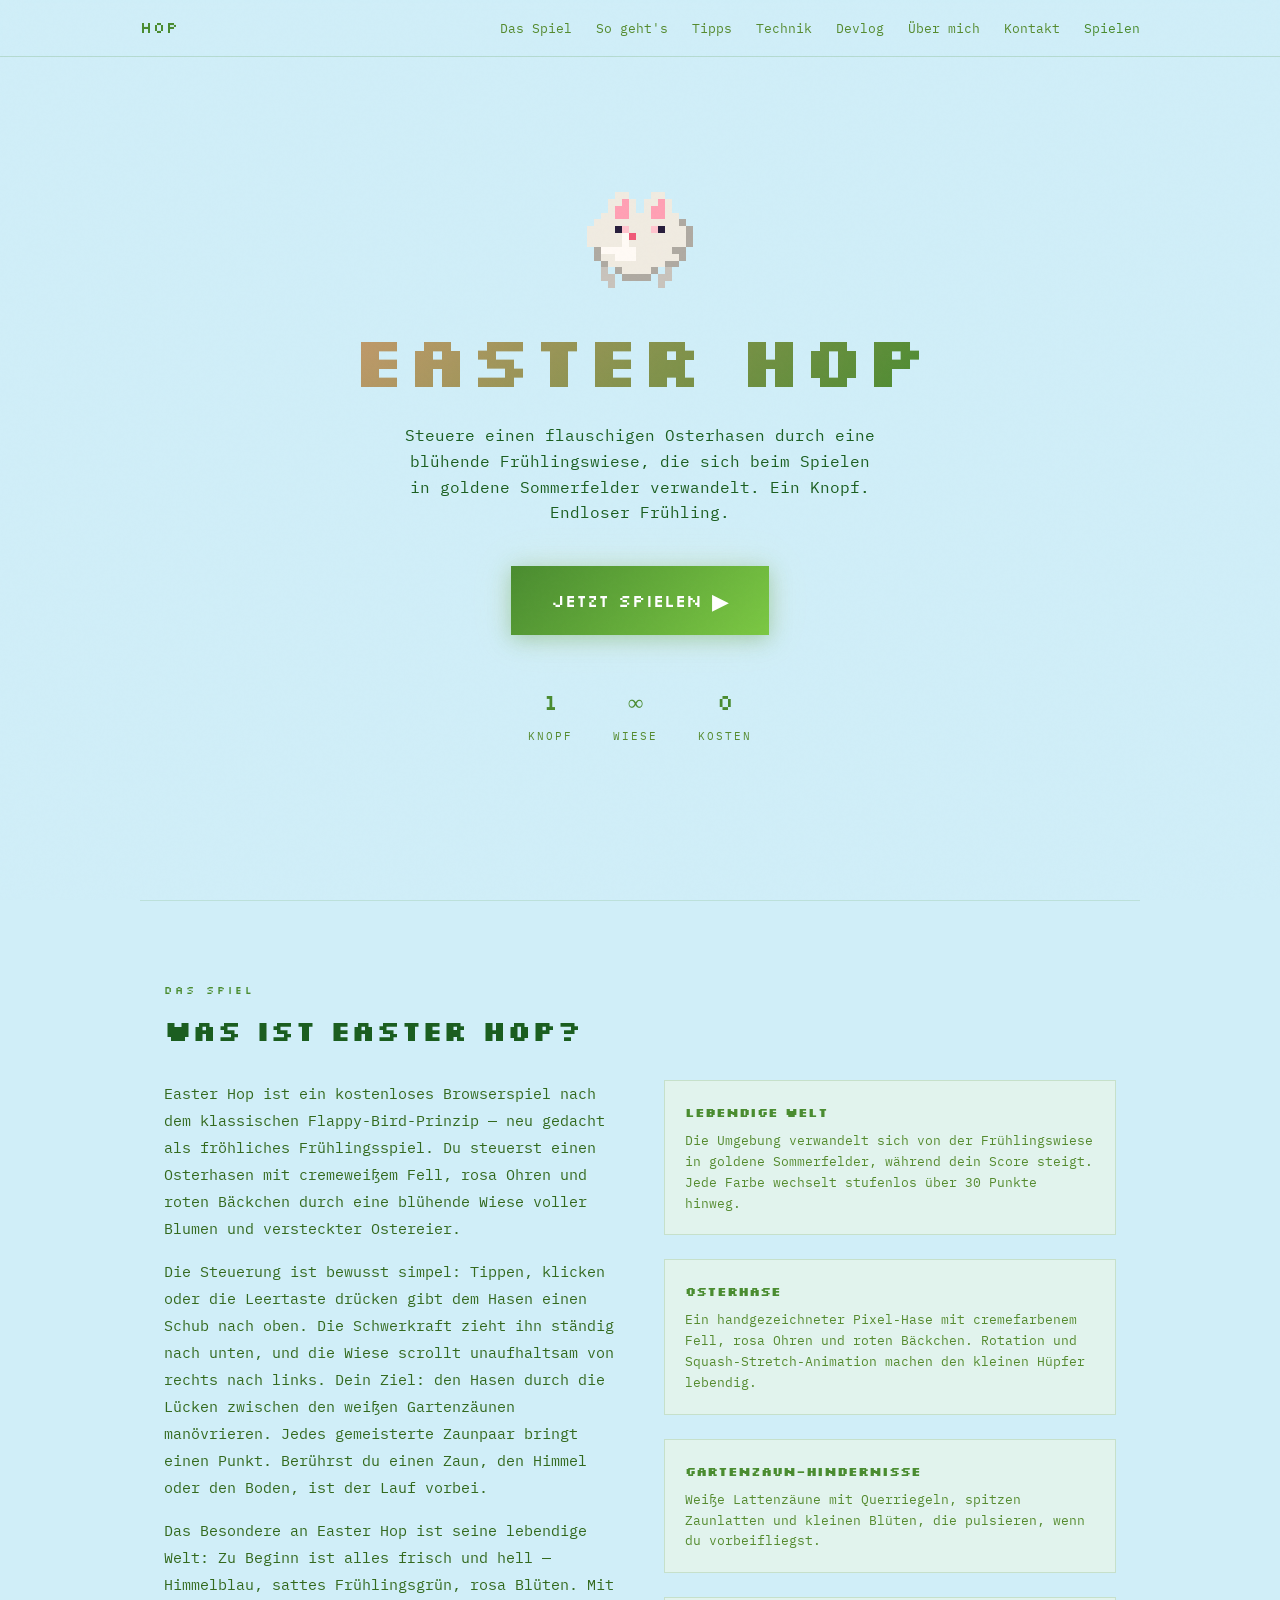
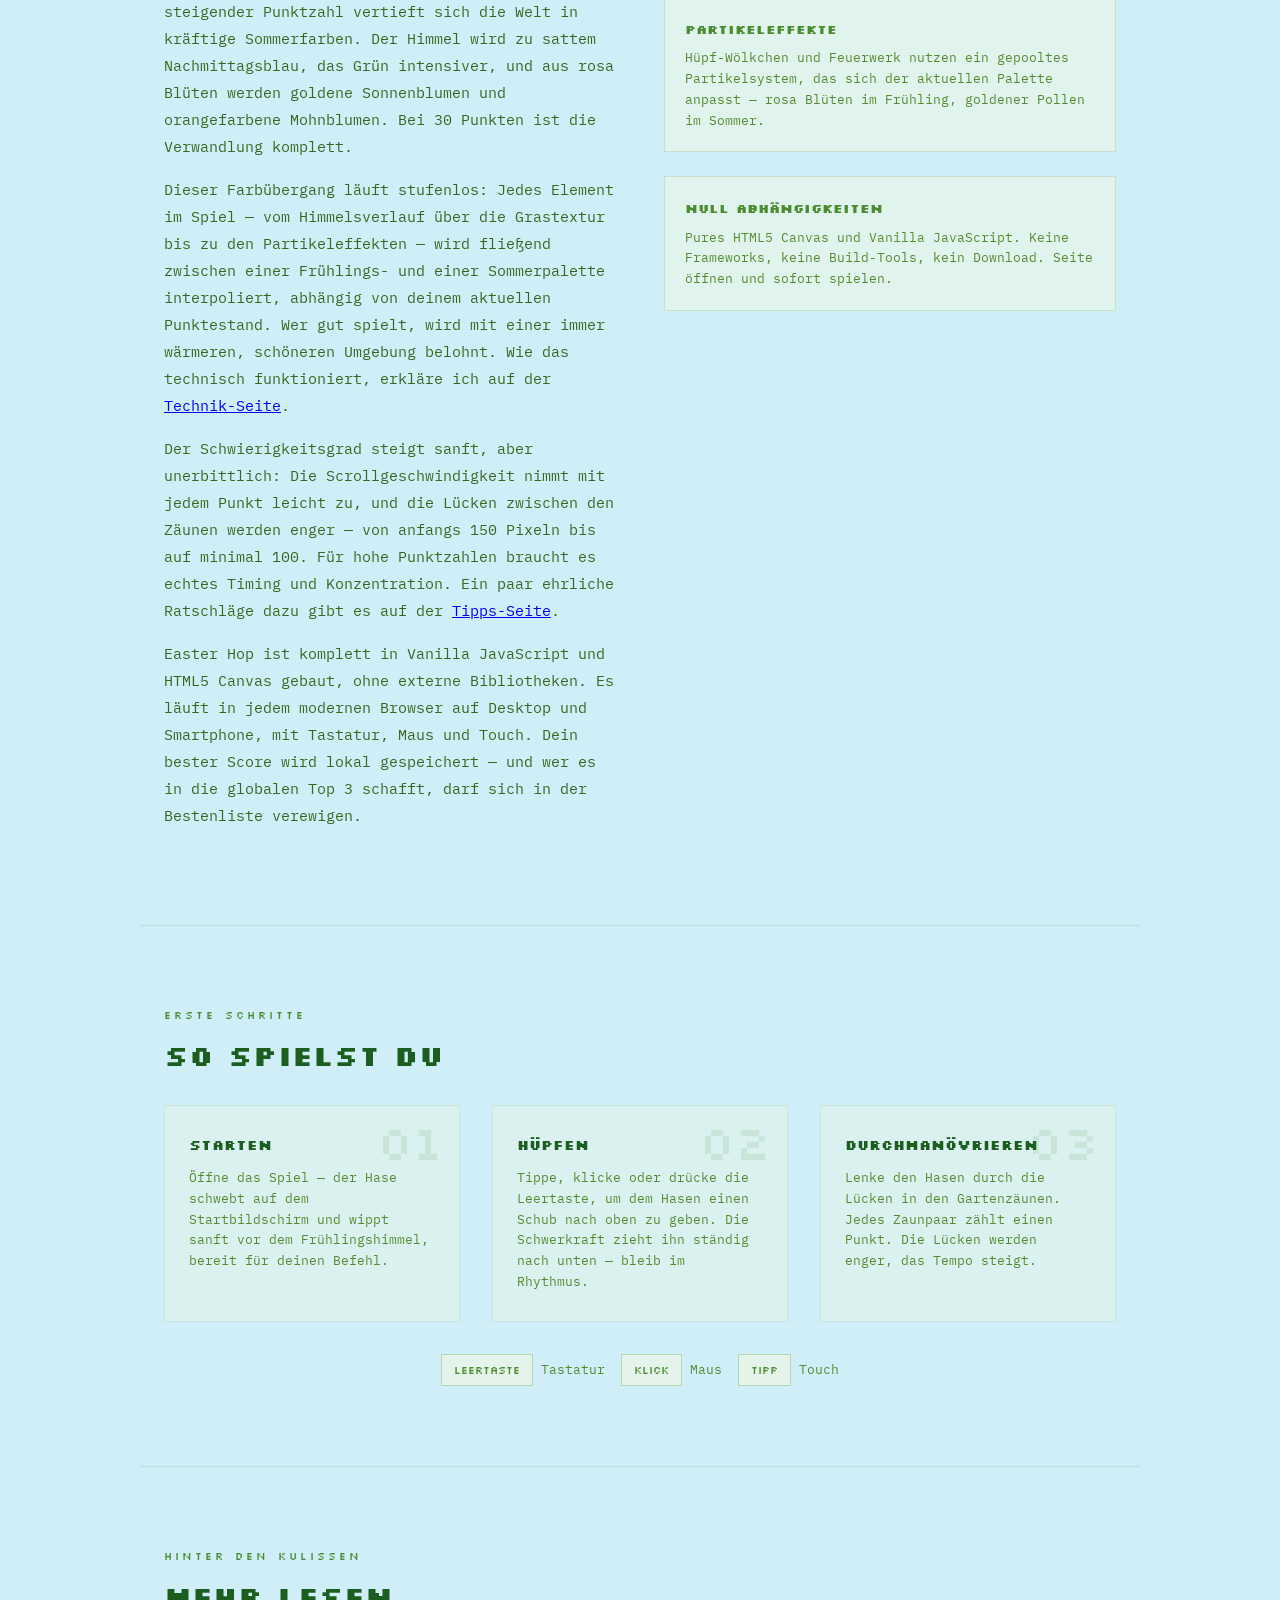
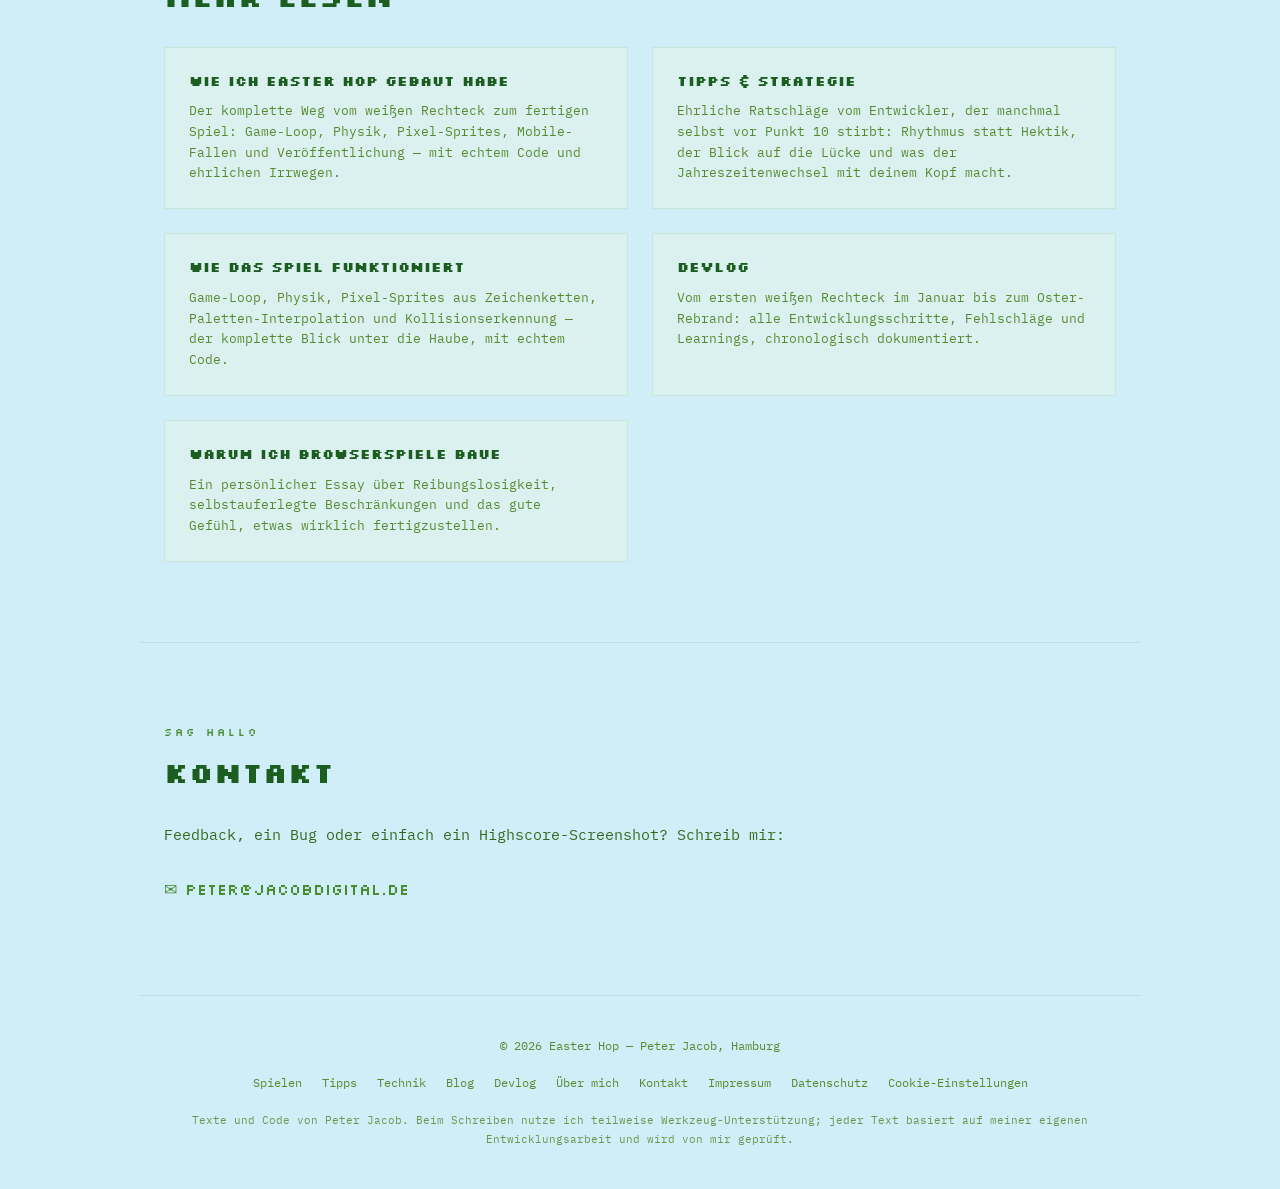
<file: index.html>
<!DOCTYPE html>
<html lang="de">
<head>
<meta charset="UTF-8">
<meta name="viewport" content="width=device-width, initial-scale=1.0">
<title>Easter Hop — kostenloses Browserspiel aus Hamburg</title>
<meta name="description" content="Easter Hop ist ein kostenloses Browserspiel: Steuere einen Osterhasen durch eine blühende Frühlingswiese, die sich mit jedem Punkt in goldene Sommerfelder verwandelt. Ohne Download, ohne Anmeldung — einfach spielen.">
<link rel="canonical" href="https://www.hopzy.de/">
<meta property="og:title" content="Easter Hop — kostenloses Browserspiel">
<meta property="og:description" content="Steuere einen Osterhasen durch eine Frühlingswiese, die sich beim Spielen in Sommer verwandelt. Ein-Knopf-Spiel, direkt im Browser.">
<meta property="og:type" content="website">
<meta property="og:url" content="https://www.hopzy.de/">
<meta property="og:locale" content="de_DE">
<script async src="https://pagead2.googlesyndication.com/pagead/js/adsbygoogle.js?client=ca-pub-1969267771076427"
     crossorigin="anonymous"></script>
<script type="application/ld+json">
{
  "@context": "https://schema.org",
  "@graph": [
    {
      "@type": "WebSite",
      "@id": "https://www.hopzy.de/#website",
      "url": "https://www.hopzy.de/",
      "name": "Easter Hop",
      "inLanguage": "de-DE",
      "publisher": { "@id": "https://www.hopzy.de/ueber-mich.html#person" }
    },
    {
      "@type": "VideoGame",
      "name": "Easter Hop",
      "url": "https://www.hopzy.de/play.html",
      "gamePlatform": "Web Browser",
      "genre": "Arcade",
      "playMode": "SinglePlayer",
      "applicationCategory": "Game",
      "operatingSystem": "Any",
      "inLanguage": "de-DE",
      "isAccessibleForFree": true,
      "author": { "@id": "https://www.hopzy.de/ueber-mich.html#person" }
    },
    {
      "@type": "Person",
      "@id": "https://www.hopzy.de/ueber-mich.html#person",
      "name": "Peter Jacob",
      "url": "https://www.hopzy.de/ueber-mich.html",
      "jobTitle": "Webentwickler",
      "address": { "@type": "PostalAddress", "addressLocality": "Hamburg", "addressCountry": "DE" }
    }
  ]
}
</script>
<style>
  @font-face {
    font-family: 'IBM Plex Mono';
    font-style: normal; font-weight: 400; font-display: swap;
    src: url('./assets/fonts/ibm-plex-mono-400.woff2') format('woff2');
  }
  @font-face {
    font-family: 'IBM Plex Mono';
    font-style: normal; font-weight: 500; font-display: swap;
    src: url('./assets/fonts/ibm-plex-mono-500.woff2') format('woff2');
  }
  @font-face {
    font-family: 'IBM Plex Mono';
    font-style: normal; font-weight: 600; font-display: swap;
    src: url('./assets/fonts/ibm-plex-mono-600.woff2') format('woff2');
  }
  @font-face {
    font-family: 'Silkscreen';
    font-style: normal; font-weight: 400; font-display: swap;
    src: url('./assets/fonts/silkscreen-400.woff2') format('woff2');
  }
  @font-face {
    font-family: 'Silkscreen';
    font-style: normal; font-weight: 700; font-display: swap;
    src: url('./assets/fonts/silkscreen-700.woff2') format('woff2');
  }

  :root {
    --spring-sky:     #d0eef8;
    --spring-light:   #e8f5e9;
    --spring-mid:     #c8e6c9;
    --spring-green:   #4a8c30;
    --spring-dark:    #1e3d14;
    --blossom-pink:   #f48fb1;
    --blossom-light:  #fce4ec;
    --egg-yellow:     #fff176;
    --egg-lavender:   #ce93d8;
    --wood-brown:     #8b5a2b;
    --wood-light:     #c49a6c;
    --text-primary:   #33691e;
    --text-muted:     #558b2f;
    --text-bright:    #1b5e20;
    --font-display:   'Silkscreen', cursive;
    --font-body:      'IBM Plex Mono', monospace;
  }

  * { margin: 0; padding: 0; box-sizing: border-box; }

  html {
    scroll-behavior: smooth;
    background: var(--spring-sky);
  }

  body {
    font-family: var(--font-body);
    color: var(--text-primary);
    background: var(--spring-sky);
    line-height: 1.7;
    overflow-x: hidden;
  }

  /* ===== NOISE OVERLAY ===== */
  body::before {
    content: '';
    position: fixed;
    top: 0; left: 0; width: 100%; height: 100%;
    background-image: url("data:image/svg+xml,%3Csvg viewBox='0 0 256 256' xmlns='http://www.w3.org/2000/svg'%3E%3Cfilter id='n'%3E%3CfeTurbulence type='fractalNoise' baseFrequency='0.9' numOctaves='4' stitchTiles='stitch'/%3E%3C/filter%3E%3Crect width='256' height='256' filter='url(%23n)' opacity='0.04'/%3E%3C/svg%3E");
    pointer-events: none;
    z-index: 9999;
    opacity: 0.3;
  }

  /* ===== NAV ===== */
  nav {
    position: fixed;
    top: 0; left: 0; right: 0;
    z-index: 100;
    background: rgba(208, 238, 248, 0.92);
    backdrop-filter: blur(10px);
    border-bottom: 1px solid rgba(74, 140, 48, 0.2);
    padding: 0 24px;
  }
  nav .nav-inner {
    max-width: 1000px;
    margin: 0 auto;
    display: flex;
    align-items: center;
    justify-content: space-between;
    height: 56px;
  }
  nav .logo {
    font-family: var(--font-display);
    font-size: 16px;
    color: var(--spring-green);
    text-decoration: none;
    letter-spacing: 1px;
  }
  nav .nav-links {
    display: flex;
    gap: 24px;
    list-style: none;
  }
  nav .nav-links a {
    color: var(--text-muted);
    text-decoration: none;
    font-size: 13px;
    transition: color 0.2s;
  }
  nav .nav-links a:hover {
    color: var(--spring-green);
  }

  /* ===== SECTIONS ===== */
  section {
    max-width: 1000px;
    margin: 0 auto;
    padding: 80px 24px;
  }
  .section-label {
    font-family: var(--font-display);
    font-size: 11px;
    text-transform: uppercase;
    letter-spacing: 3px;
    color: var(--spring-green);
    margin-bottom: 12px;
    display: block;
  }
  h2 {
    font-family: var(--font-display);
    font-size: 28px;
    color: var(--text-bright);
    margin-bottom: 32px;
    line-height: 1.3;
  }
  p {
    margin-bottom: 16px;
    font-size: 15px;
    color: var(--text-primary);
  }

  /* ===== HERO ===== */
  .hero {
    min-height: 100vh;
    display: flex;
    flex-direction: column;
    align-items: center;
    justify-content: center;
    text-align: center;
    padding: 120px 24px 80px;
    position: relative;
    overflow: hidden;
  }

  .hero::before {
    content: '';
    position: absolute;
    top: 0; left: 0; width: 100%; height: 100%;
    background:
      linear-gradient(180deg,
        #87ceeb 0%,
        #b4ddb4 60%,
        #6aaa4a 100%
      );
    z-index: -2;
  }
  .hero::after {
    content: '';
    position: absolute;
    top: 0; left: 0; width: 100%; height: 100%;
    background-image: radial-gradient(circle, rgba(255,255,255,0.08) 1px, transparent 1px);
    background-size: 30px 30px;
    z-index: -1;
  }

  .hero-title {
    font-family: var(--font-display);
    font-size: clamp(42px, 8vw, 72px);
    color: var(--text-bright);
    line-height: 1.1;
    margin-bottom: 8px;
    position: relative;
  }
  .hero-title span {
    display: block;
    background: linear-gradient(135deg, var(--wood-light), var(--spring-green));
    -webkit-background-clip: text;
    -webkit-text-fill-color: transparent;
    background-clip: text;
  }
  .hero-subtitle {
    font-size: 16px;
    color: var(--text-bright);
    max-width: 480px;
    margin: 16px auto 40px;
    line-height: 1.6;
  }

  .hero-mole {
    width: 120px;
    height: 96px;
    margin-bottom: 32px;
    position: relative;
    image-rendering: pixelated;
    animation: moleBob 3s ease-in-out infinite;
  }
  @keyframes moleBob {
    0%, 100% { transform: translateY(0) rotate(-2deg); }
    50% { transform: translateY(-12px) rotate(2deg); }
  }
  .hero-mole canvas {
    width: 100%;
    height: 100%;
    image-rendering: pixelated;
  }

  .play-btn {
    display: inline-flex;
    align-items: center;
    gap: 10px;
    font-family: var(--font-display);
    font-size: 18px;
    color: #fff;
    background: linear-gradient(135deg, var(--spring-green), #7bc843);
    padding: 16px 40px;
    text-decoration: none;
    border: none;
    cursor: pointer;
    transition: transform 0.15s, box-shadow 0.15s;
    box-shadow: 0 4px 20px rgba(74, 140, 48, 0.35), 0 0 40px rgba(255, 241, 118, 0.15);
    position: relative;
    overflow: hidden;
  }
  .play-btn:hover {
    transform: translateY(-2px) scale(1.03);
    box-shadow: 0 6px 28px rgba(74, 140, 48, 0.5), 0 0 60px rgba(255, 241, 118, 0.25);
  }
  .play-btn:active {
    transform: translateY(0) scale(0.98);
  }
  .play-btn .arrow {
    font-size: 22px;
    transition: transform 0.2s;
  }
  .play-btn:hover .arrow {
    transform: translateX(4px);
  }

  .hero-stats {
    margin-top: 48px;
    display: flex;
    gap: 40px;
    justify-content: center;
    flex-wrap: wrap;
  }
  .hero-stat {
    text-align: center;
  }
  .hero-stat .num {
    font-family: var(--font-display);
    font-size: 22px;
    color: var(--spring-green);
    display: block;
  }
  .hero-stat .label {
    font-size: 11px;
    color: var(--text-muted);
    text-transform: uppercase;
    letter-spacing: 2px;
  }

  /* ===== ABOUT ===== */
  .about {
    position: relative;
    border-top: 1px solid rgba(74, 140, 48, 0.15);
  }
  .about-grid {
    display: grid;
    grid-template-columns: 1fr 1fr;
    gap: 48px;
    margin-top: 24px;
  }
  .about-main p {
    font-size: 15px;
    line-height: 1.8;
  }
  .about-sidebar {
    display: flex;
    flex-direction: column;
    gap: 24px;
  }
  .feature-card {
    background: rgba(232, 245, 233, 0.7);
    border: 1px solid rgba(74, 140, 48, 0.18);
    padding: 20px;
    transition: border-color 0.3s, background 0.3s;
  }
  .feature-card:hover {
    border-color: rgba(74, 140, 48, 0.45);
    background: rgba(255, 255, 255, 0.5);
  }
  .feature-card h3 {
    font-family: var(--font-display);
    font-size: 13px;
    color: var(--spring-green);
    margin-bottom: 8px;
  }
  .feature-card p {
    font-size: 13px;
    color: var(--text-muted);
    margin-bottom: 0;
    line-height: 1.6;
  }

  /* ===== HOW TO PLAY ===== */
  .howto {
    border-top: 1px solid rgba(74, 140, 48, 0.15);
  }
  .steps {
    display: grid;
    grid-template-columns: repeat(3, 1fr);
    gap: 32px;
    margin-top: 24px;
  }
  .step {
    background: rgba(232, 245, 233, 0.5);
    border: 1px solid rgba(74, 140, 48, 0.12);
    padding: 28px 24px;
    position: relative;
  }
  .step-num {
    font-family: var(--font-display);
    font-size: 48px;
    color: rgba(74, 140, 48, 0.12);
    position: absolute;
    top: 12px;
    right: 16px;
    line-height: 1;
  }
  .step h3 {
    font-family: var(--font-display);
    font-size: 14px;
    color: var(--text-bright);
    margin-bottom: 10px;
  }
  .step p {
    font-size: 13px;
    color: var(--text-muted);
    margin-bottom: 0;
    line-height: 1.6;
  }
  .controls-row {
    display: flex;
    gap: 16px;
    margin-top: 32px;
    justify-content: center;
    flex-wrap: wrap;
  }
  .control-key {
    display: flex;
    align-items: center;
    gap: 8px;
    font-size: 13px;
    color: var(--text-muted);
  }
  .key {
    font-family: var(--font-display);
    font-size: 11px;
    color: var(--spring-green);
    background: rgba(232, 245, 233, 0.9);
    border: 1px solid rgba(74, 140, 48, 0.3);
    padding: 6px 12px;
    min-width: 40px;
    text-align: center;
  }

  /* ===== ARTIKEL-TEASER ===== */
  .articles {
    border-top: 1px solid rgba(74, 140, 48, 0.15);
  }
  .article-grid {
    display: grid;
    grid-template-columns: repeat(2, 1fr);
    gap: 24px;
    margin-top: 24px;
  }
  .article-card {
    display: block;
    background: rgba(232, 245, 233, 0.5);
    border: 1px solid rgba(74, 140, 48, 0.12);
    padding: 24px;
    text-decoration: none;
    transition: border-color 0.3s, background 0.3s;
  }
  .article-card:hover {
    border-color: rgba(74, 140, 48, 0.45);
    background: rgba(255, 255, 255, 0.5);
  }
  .article-card h3 {
    font-family: var(--font-display);
    font-size: 14px;
    color: var(--text-bright);
    margin-bottom: 10px;
    line-height: 1.4;
  }
  .article-card p {
    font-size: 13px;
    color: var(--text-muted);
    margin-bottom: 0;
    line-height: 1.6;
  }

  /* ===== KONTAKT ===== */
  .contact-section {
    border-top: 1px solid rgba(74, 140, 48, 0.15);
  }
  .contact-email {
    font-family: var(--font-display);
    font-size: 16px;
    color: var(--spring-green);
    text-decoration: none;
    display: inline-flex;
    align-items: center;
    gap: 8px;
    padding: 12px 0;
    transition: color 0.2s;
  }
  .contact-email:hover {
    color: var(--text-bright);
  }

  /* ===== FOOTER ===== */
  footer {
    max-width: 1000px;
    margin: 0 auto;
    padding: 40px 24px;
    border-top: 1px solid rgba(74, 140, 48, 0.15);
    text-align: center;
  }
  footer p {
    font-size: 12px;
    color: var(--text-muted);
    margin-bottom: 12px;
  }
  footer .footer-links {
    display: flex;
    gap: 20px;
    list-style: none;
    justify-content: center;
    flex-wrap: wrap;
  }
  footer .footer-links a {
    font-size: 12px;
    color: var(--text-muted);
    text-decoration: none;
  }
  footer .footer-links a:hover {
    color: var(--spring-green);
  }
  footer .footer-note {
    font-size: 11px;
    margin-top: 16px;
    margin-bottom: 0;
    opacity: 0.85;
  }

  /* ===== RESPONSIVE ===== */
  @media (max-width: 768px) {
    .about-grid {
      grid-template-columns: 1fr;
      gap: 32px;
    }
    .steps {
      grid-template-columns: 1fr;
    }
    .article-grid {
      grid-template-columns: 1fr;
    }
    nav .nav-links {
      gap: 16px;
    }
    nav .nav-links a {
      font-size: 11px;
    }
    .hero-stats {
      gap: 24px;
    }
  }

  @media (max-width: 480px) {
    section {
      padding: 60px 16px;
    }
    nav .nav-links {
      display: none;
    }
  }
</style>
</head>
<body>

<!-- ===== NAV ===== -->
<nav>
  <div class="nav-inner">
    <a href="#" class="logo">HOP</a>
    <ul class="nav-links">
      <li><a href="#about">Das Spiel</a></li>
      <li><a href="#howto">So geht's</a></li>
      <li><a href="tipps.html">Tipps</a></li>
      <li><a href="technik.html">Technik</a></li>
      <li><a href="devlog.html">Devlog</a></li>
      <li><a href="ueber-mich.html">Über mich</a></li>
      <li><a href="#contact">Kontakt</a></li>
      <li><a href="play.html" style="color: var(--spring-green);">Spielen</a></li>
    </ul>
  </div>
</nav>

<!-- ===== HERO ===== -->
<section class="hero">
  <div class="hero-mole">
    <canvas id="mole-canvas" width="51" height="42"></canvas>
  </div>
  <h1 class="hero-title"><span>Easter Hop</span></h1>
  <p class="hero-subtitle">Steuere einen flauschigen Osterhasen durch eine blühende Frühlingswiese, die sich beim Spielen in goldene Sommerfelder verwandelt. Ein Knopf. Endloser Frühling.</p>
  <a href="play.html" class="play-btn">Jetzt spielen <span class="arrow">&#9654;</span></a>
  <div class="hero-stats">
    <div class="hero-stat">
      <span class="num">1</span>
      <span class="label">Knopf</span>
    </div>
    <div class="hero-stat">
      <span class="num">&infin;</span>
      <span class="label">Wiese</span>
    </div>
    <div class="hero-stat">
      <span class="num">0</span>
      <span class="label">Kosten</span>
    </div>
  </div>
</section>

<!-- ===== DAS SPIEL ===== -->
<section class="about" id="about">
  <span class="section-label">Das Spiel</span>
  <h2>Was ist Easter Hop?</h2>
  <div class="about-grid">
    <div class="about-main">
      <p>Easter Hop ist ein kostenloses Browserspiel nach dem klassischen Flappy-Bird-Prinzip — neu gedacht als fröhliches Frühlingsspiel. Du steuerst einen Osterhasen mit cremeweißem Fell, rosa Ohren und roten Bäckchen durch eine blühende Wiese voller Blumen und versteckter Ostereier.</p>

      <p>Die Steuerung ist bewusst simpel: Tippen, klicken oder die Leertaste drücken gibt dem Hasen einen Schub nach oben. Die Schwerkraft zieht ihn ständig nach unten, und die Wiese scrollt unaufhaltsam von rechts nach links. Dein Ziel: den Hasen durch die Lücken zwischen den weißen Gartenzäunen manövrieren. Jedes gemeisterte Zaunpaar bringt einen Punkt. Berührst du einen Zaun, den Himmel oder den Boden, ist der Lauf vorbei.</p>

      <p>Das Besondere an Easter Hop ist seine lebendige Welt: Zu Beginn ist alles frisch und hell — Himmelblau, sattes Frühlingsgrün, rosa Blüten. Mit steigender Punktzahl vertieft sich die Welt in kräftige Sommerfarben. Der Himmel wird zu sattem Nachmittagsblau, das Grün intensiver, und aus rosa Blüten werden goldene Sonnenblumen und orangefarbene Mohnblumen. Bei 30 Punkten ist die Verwandlung komplett.</p>

      <p>Dieser Farbübergang läuft stufenlos: Jedes Element im Spiel — vom Himmelsverlauf über die Grastextur bis zu den Partikeleffekten — wird fließend zwischen einer Frühlings- und einer Sommerpalette interpoliert, abhängig von deinem aktuellen Punktestand. Wer gut spielt, wird mit einer immer wärmeren, schöneren Umgebung belohnt. Wie das technisch funktioniert, erkläre ich auf der <a href="technik.html">Technik-Seite</a>.</p>

      <p>Der Schwierigkeitsgrad steigt sanft, aber unerbittlich: Die Scrollgeschwindigkeit nimmt mit jedem Punkt leicht zu, und die Lücken zwischen den Zäunen werden enger — von anfangs 150 Pixeln bis auf minimal 100. Für hohe Punktzahlen braucht es echtes Timing und Konzentration. Ein paar ehrliche Ratschläge dazu gibt es auf der <a href="tipps.html">Tipps-Seite</a>.</p>

      <p>Easter Hop ist komplett in Vanilla JavaScript und HTML5 Canvas gebaut, ohne externe Bibliotheken. Es läuft in jedem modernen Browser auf Desktop und Smartphone, mit Tastatur, Maus und Touch. Dein bester Score wird lokal gespeichert — und wer es in die globalen Top 3 schafft, darf sich in der Bestenliste verewigen.</p>
    </div>
    <div class="about-sidebar">
      <div class="feature-card">
        <h3>Lebendige Welt</h3>
        <p>Die Umgebung verwandelt sich von der Frühlingswiese in goldene Sommerfelder, während dein Score steigt. Jede Farbe wechselt stufenlos über 30 Punkte hinweg.</p>
      </div>
      <div class="feature-card">
        <h3>Osterhase</h3>
        <p>Ein handgezeichneter Pixel-Hase mit cremefarbenem Fell, rosa Ohren und roten Bäckchen. Rotation und Squash-Stretch-Animation machen den kleinen Hüpfer lebendig.</p>
      </div>
      <div class="feature-card">
        <h3>Gartenzaun-Hindernisse</h3>
        <p>Weiße Lattenzäune mit Querriegeln, spitzen Zaunlatten und kleinen Blüten, die pulsieren, wenn du vorbeifliegst.</p>
      </div>
      <div class="feature-card">
        <h3>Partikeleffekte</h3>
        <p>Hüpf-Wölkchen und Feuerwerk nutzen ein gepooltes Partikelsystem, das sich der aktuellen Palette anpasst — rosa Blüten im Frühling, goldener Pollen im Sommer.</p>
      </div>
      <div class="feature-card">
        <h3>Null Abhängigkeiten</h3>
        <p>Pures HTML5 Canvas und Vanilla JavaScript. Keine Frameworks, keine Build-Tools, kein Download. Seite öffnen und sofort spielen.</p>
      </div>
    </div>
  </div>
</section>

<!-- ===== SO GEHT'S ===== -->
<section class="howto" id="howto">
  <span class="section-label">Erste Schritte</span>
  <h2>So spielst du</h2>
  <div class="steps">
    <div class="step">
      <span class="step-num">01</span>
      <h3>Starten</h3>
      <p>Öffne das Spiel — der Hase schwebt auf dem Startbildschirm und wippt sanft vor dem Frühlingshimmel, bereit für deinen Befehl.</p>
    </div>
    <div class="step">
      <span class="step-num">02</span>
      <h3>Hüpfen</h3>
      <p>Tippe, klicke oder drücke die Leertaste, um dem Hasen einen Schub nach oben zu geben. Die Schwerkraft zieht ihn ständig nach unten — bleib im Rhythmus.</p>
    </div>
    <div class="step">
      <span class="step-num">03</span>
      <h3>Durchmanövrieren</h3>
      <p>Lenke den Hasen durch die Lücken in den Gartenzäunen. Jedes Zaunpaar zählt einen Punkt. Die Lücken werden enger, das Tempo steigt.</p>
    </div>
  </div>
  <div class="controls-row">
    <div class="control-key"><span class="key">Leertaste</span> Tastatur</div>
    <div class="control-key"><span class="key">Klick</span> Maus</div>
    <div class="control-key"><span class="key">Tipp</span> Touch</div>
  </div>
</section>

<!-- ===== ARTIKEL ===== -->
<section class="articles" id="artikel">
  <span class="section-label">Hinter den Kulissen</span>
  <h2>Mehr lesen</h2>
  <div class="article-grid">
    <a class="article-card" href="wie-ich-easter-hop-gebaut-habe.html">
      <h3>Wie ich Easter Hop gebaut habe</h3>
      <p>Der komplette Weg vom weißen Rechteck zum fertigen Spiel: Game-Loop, Physik, Pixel-Sprites, Mobile-Fallen und Veröffentlichung — mit echtem Code und ehrlichen Irrwegen.</p>
    </a>
    <a class="article-card" href="tipps.html">
      <h3>Tipps &amp; Strategie</h3>
      <p>Ehrliche Ratschläge vom Entwickler, der manchmal selbst vor Punkt 10 stirbt: Rhythmus statt Hektik, der Blick auf die Lücke und was der Jahreszeitenwechsel mit deinem Kopf macht.</p>
    </a>
    <a class="article-card" href="technik.html">
      <h3>Wie das Spiel funktioniert</h3>
      <p>Game-Loop, Physik, Pixel-Sprites aus Zeichenketten, Paletten-Interpolation und Kollisionserkennung — der komplette Blick unter die Haube, mit echtem Code.</p>
    </a>
    <a class="article-card" href="devlog.html">
      <h3>Devlog</h3>
      <p>Vom ersten weißen Rechteck im Januar bis zum Oster-Rebrand: alle Entwicklungsschritte, Fehlschläge und Learnings, chronologisch dokumentiert.</p>
    </a>
    <a class="article-card" href="warum-browser-games.html">
      <h3>Warum ich Browserspiele baue</h3>
      <p>Ein persönlicher Essay über Reibungslosigkeit, selbstauferlegte Beschränkungen und das gute Gefühl, etwas wirklich fertigzustellen.</p>
    </a>
  </div>
</section>

<!-- ===== KONTAKT ===== -->
<section class="contact-section" id="contact">
  <span class="section-label">Sag Hallo</span>
  <h2>Kontakt</h2>
  <p>Feedback, ein Bug oder einfach ein Highscore-Screenshot? Schreib mir:</p>
  <a href="mailto:peter@jacobdigital.de" class="contact-email">&#9993; peter@jacobdigital.de</a>
</section>

<!-- ===== FOOTER ===== -->
<footer>
  <p>&copy; 2026 Easter Hop &mdash; Peter Jacob, Hamburg</p>
  <ul class="footer-links">
    <li><a href="play.html">Spielen</a></li>
    <li><a href="tipps.html">Tipps</a></li>
    <li><a href="technik.html">Technik</a></li>
    <li><a href="warum-browser-games.html">Blog</a></li>
    <li><a href="devlog.html">Devlog</a></li>
    <li><a href="ueber-mich.html">Über mich</a></li>
    <li><a href="#contact">Kontakt</a></li>
    <li><a href="impressum.html">Impressum</a></li>
    <li><a href="datenschutz.html">Datenschutz</a></li>
    <li><a href="#" id="cookie-settings-link">Cookie-Einstellungen</a></li>
  </ul>
  <p class="footer-note">Texte und Code von Peter Jacob. Beim Schreiben nutze ich teilweise Werkzeug-Unterstützung; jeder Text basiert auf meiner eigenen Entwicklungsarbeit und wird von mir geprüft.</p>
</footer>

<script src="./assets/site.js"></script>

<!-- Hasen-Sprite auf dem Hero-Canvas rendern -->
<script>
(function() {
  const SPRITE = [
    '00000WW000WW00000',
    '0000WWPW0WWPW0000',
    '0000WPPW0WPPW0000',
    '000WWPPWWWPPWW000',
    '00WWWWWWWWWWWWD00',
    '0WWWWETWWWTEWWWD0',
    '0WWWWWKRWWWWWWWD0',
    '0WWWWWKWWWWWWWWD0',
    '00DKKKKKWWWWWDD00',
    '00DWWKKKWWWWWWD00',
    '000DWWWWWWWWDD000',
    '000F0DWWWWD0F0000',
    '000FF0DDDD0FF0000',
    '0000F000000F00000',
  ];
  const COLORS = {
    'W': '#f0ebe1',
    'K': '#fffaf5',
    'P': '#ffa0b4',
    'R': '#f05a78',
    'E': '#281e3c',
    'T': '#ffc3cd',
    'F': '#c8c3bc',
    'D': '#afaaa2',
  };
  const canvas = document.getElementById('mole-canvas');
  if (!canvas) return;
  const ctx = canvas.getContext('2d');
  const s = 3;
  for (let r = 0; r < SPRITE.length; r++) {
    for (let c = 0; c < SPRITE[r].length; c++) {
      const ch = SPRITE[r][c];
      if (ch === '0') continue;
      ctx.fillStyle = COLORS[ch] || '#888';
      ctx.fillRect(c * s, r * s, s, s);
    }
  }
})();
</script>
</body>
</html>
</file>
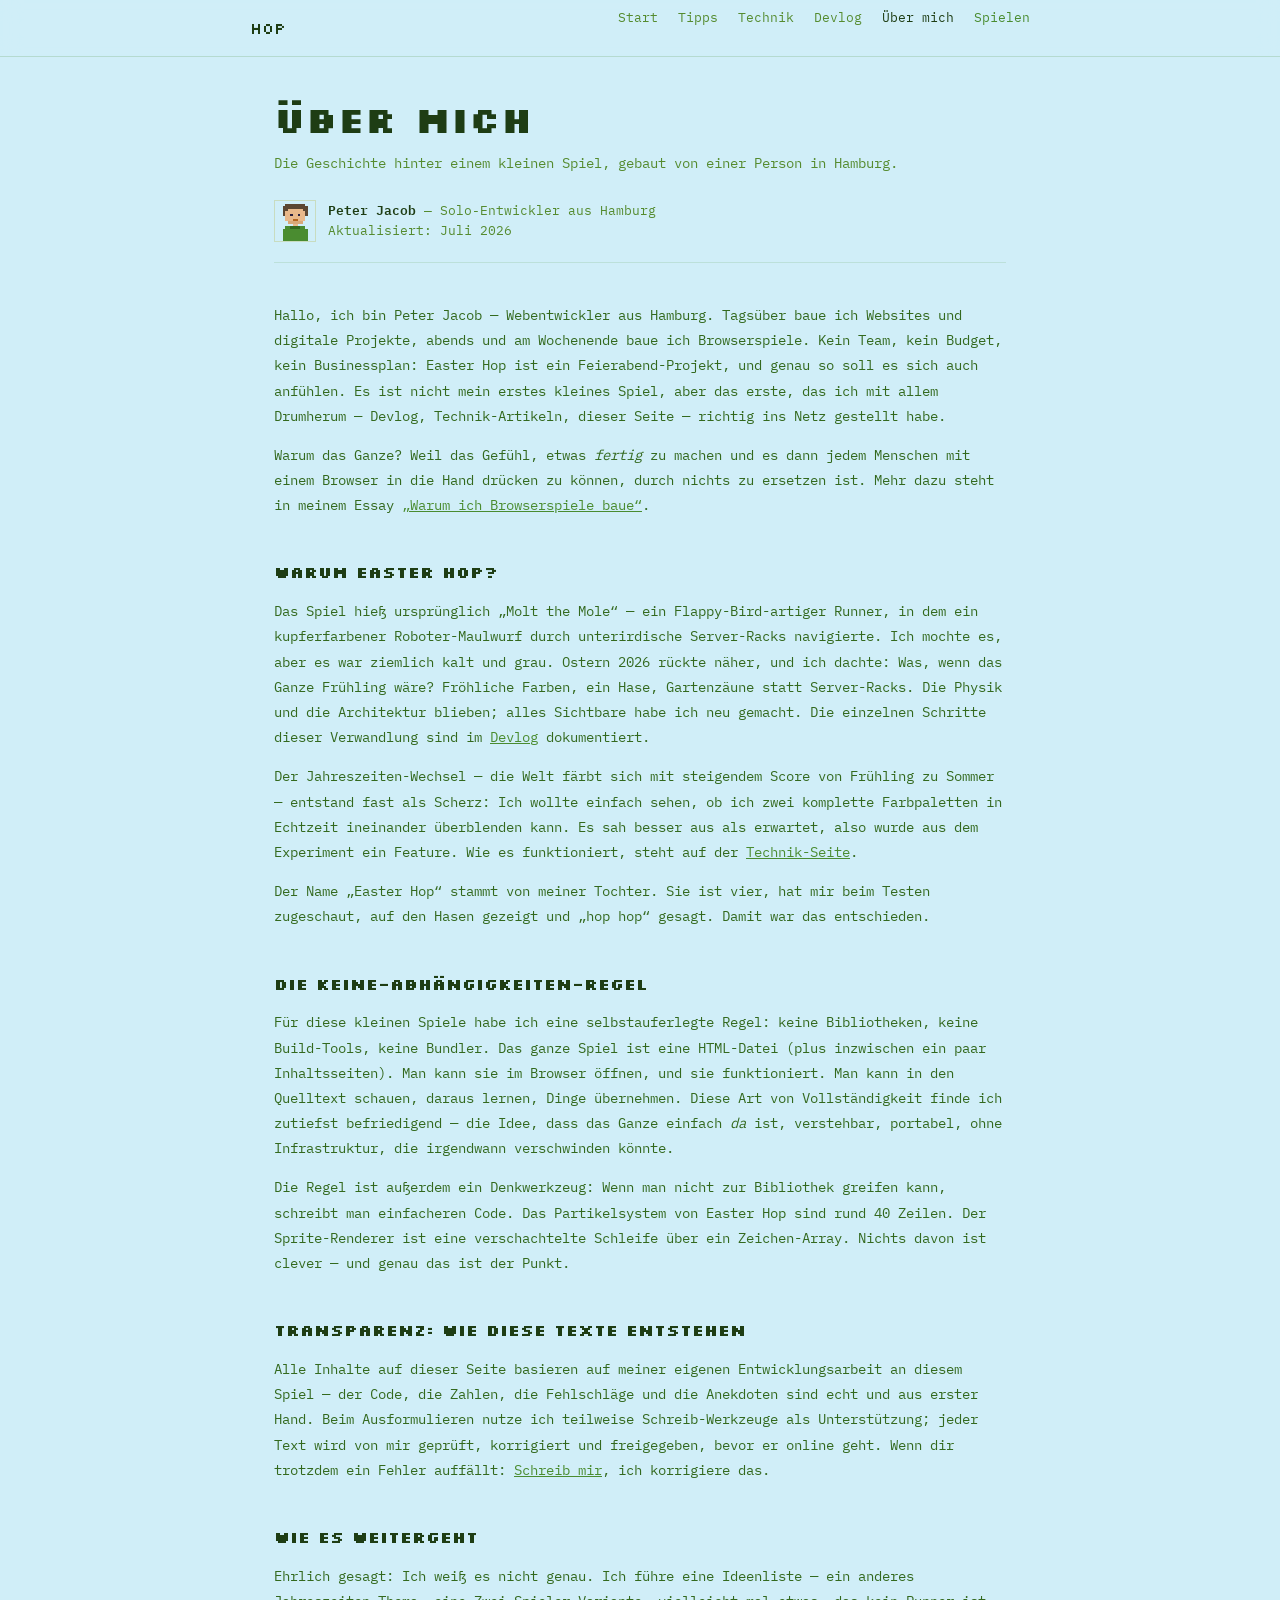
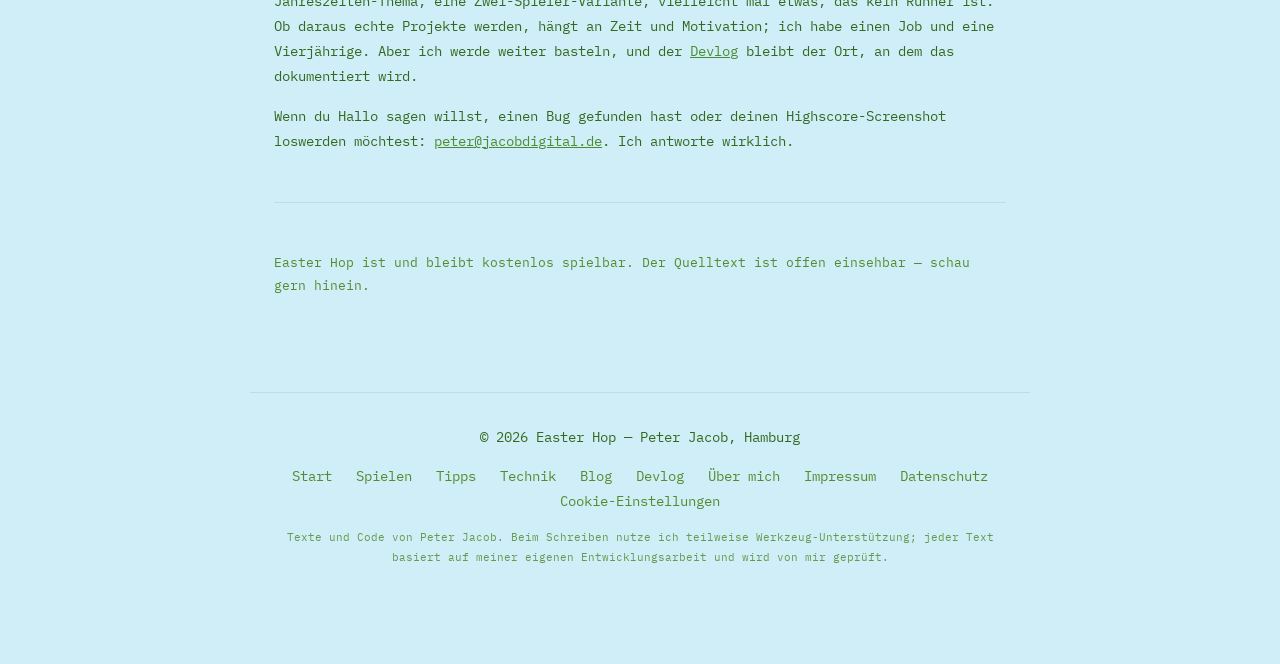
<file: about.html>
<!DOCTYPE html>
<html lang="de">
<head>
<meta charset="UTF-8">
<meta http-equiv="refresh" content="0; url=./ueber-mich.html">
<link rel="canonical" href="https://www.hopzy.de/ueber-mich.html">
<meta name="robots" content="noindex">
<title>Weiterleitung — Easter Hop</title>
</head>
<body>
<p>Diese Seite ist umgezogen: <a href="./ueber-mich.html">Über mich</a></p>
</body>
</html>
</file>
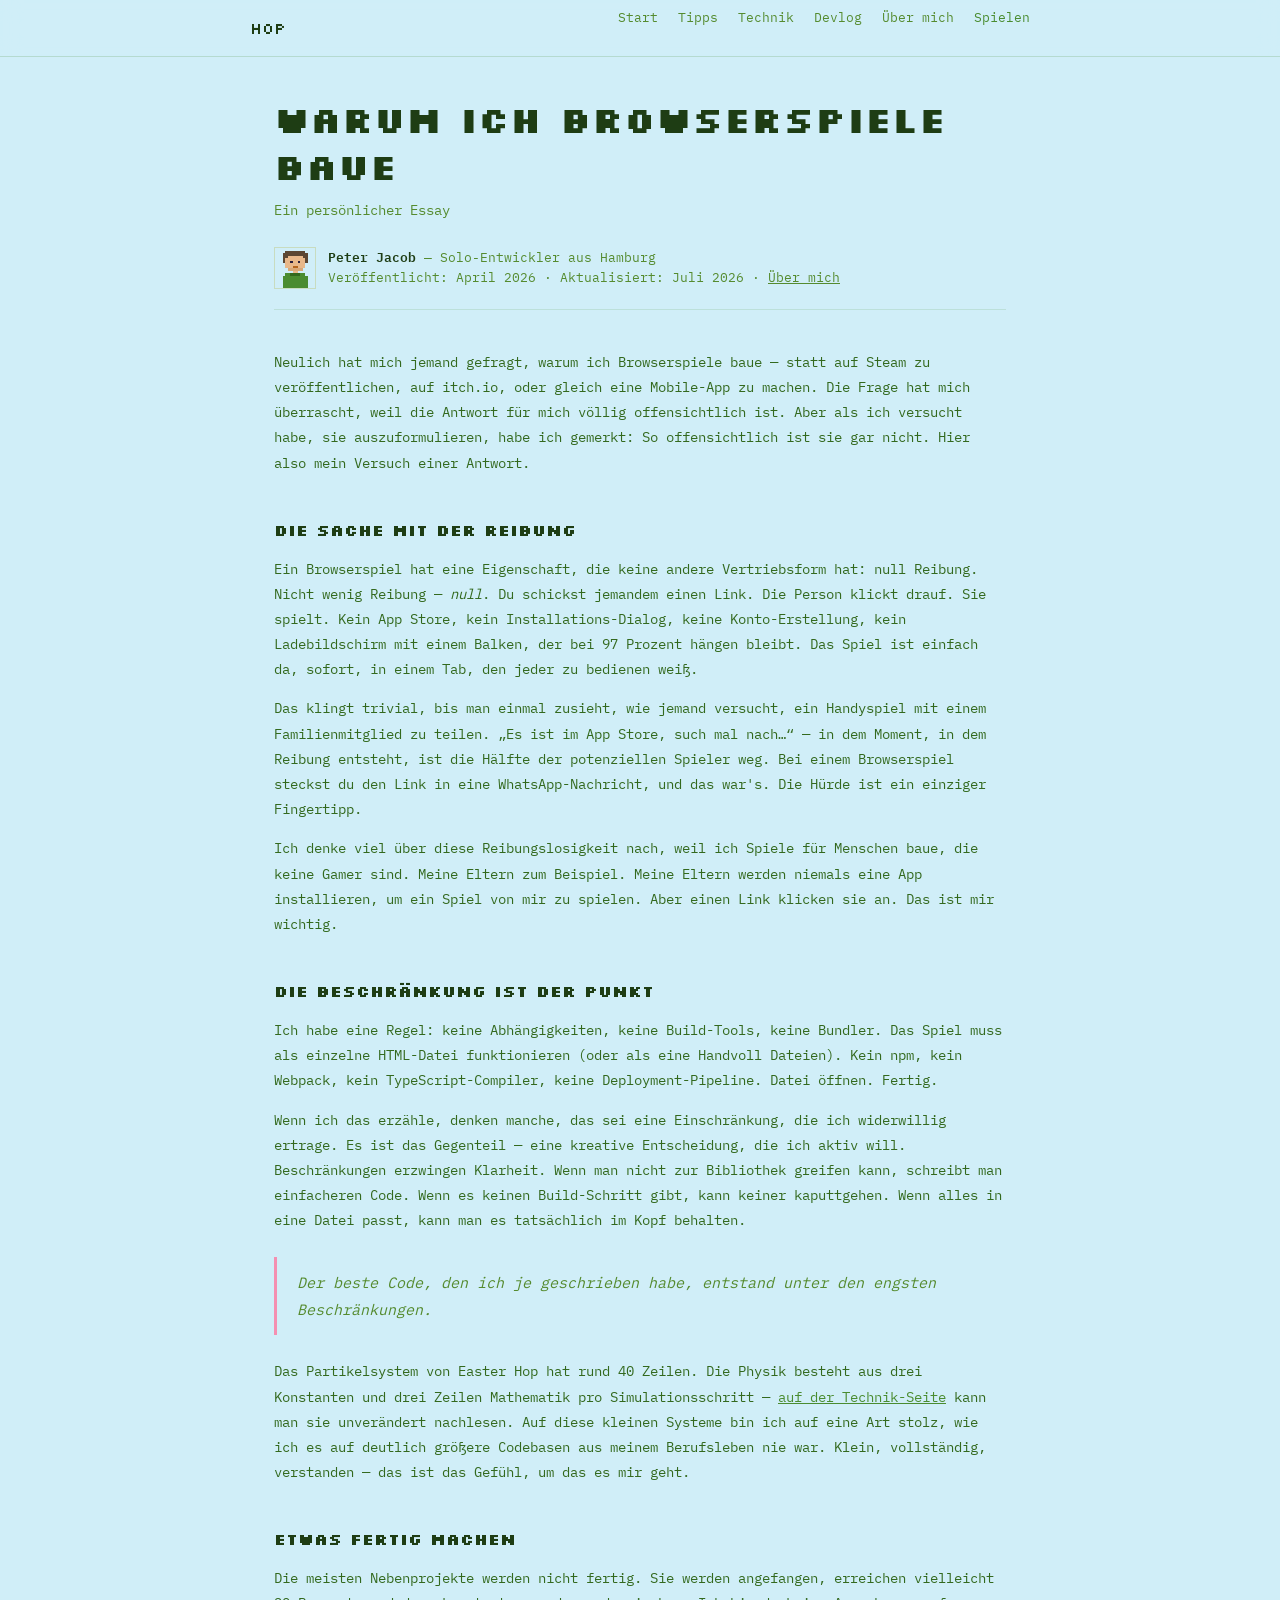
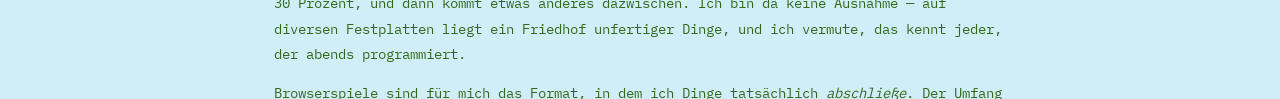
<file: blog-browser-games.html>
<!DOCTYPE html>
<html lang="de">
<head>
<meta charset="UTF-8">
<meta http-equiv="refresh" content="0; url=./warum-browser-games.html">
<link rel="canonical" href="https://www.hopzy.de/warum-browser-games.html">
<meta name="robots" content="noindex">
<title>Weiterleitung — Easter Hop</title>
</head>
<body>
<p>Diese Seite ist umgezogen: <a href="./warum-browser-games.html">Warum ich Browserspiele baue</a></p>
</body>
</html>
</file>
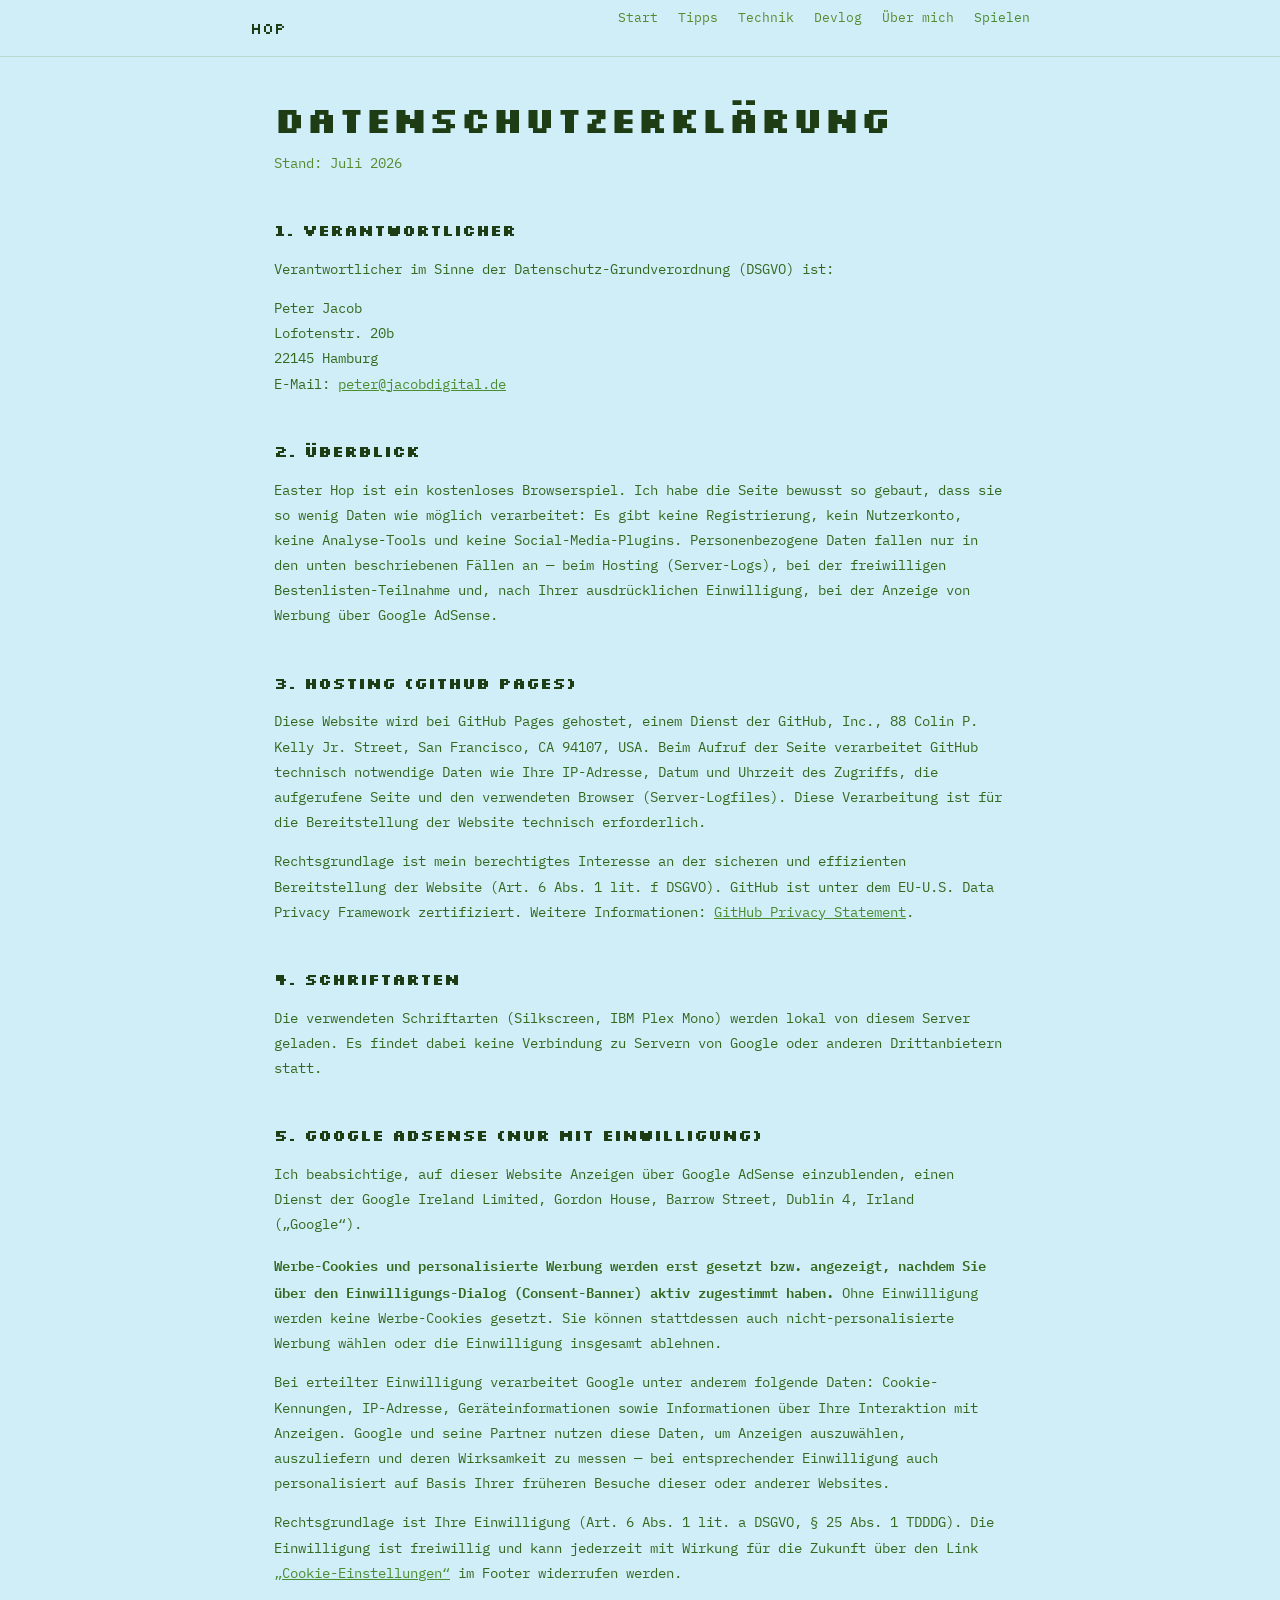
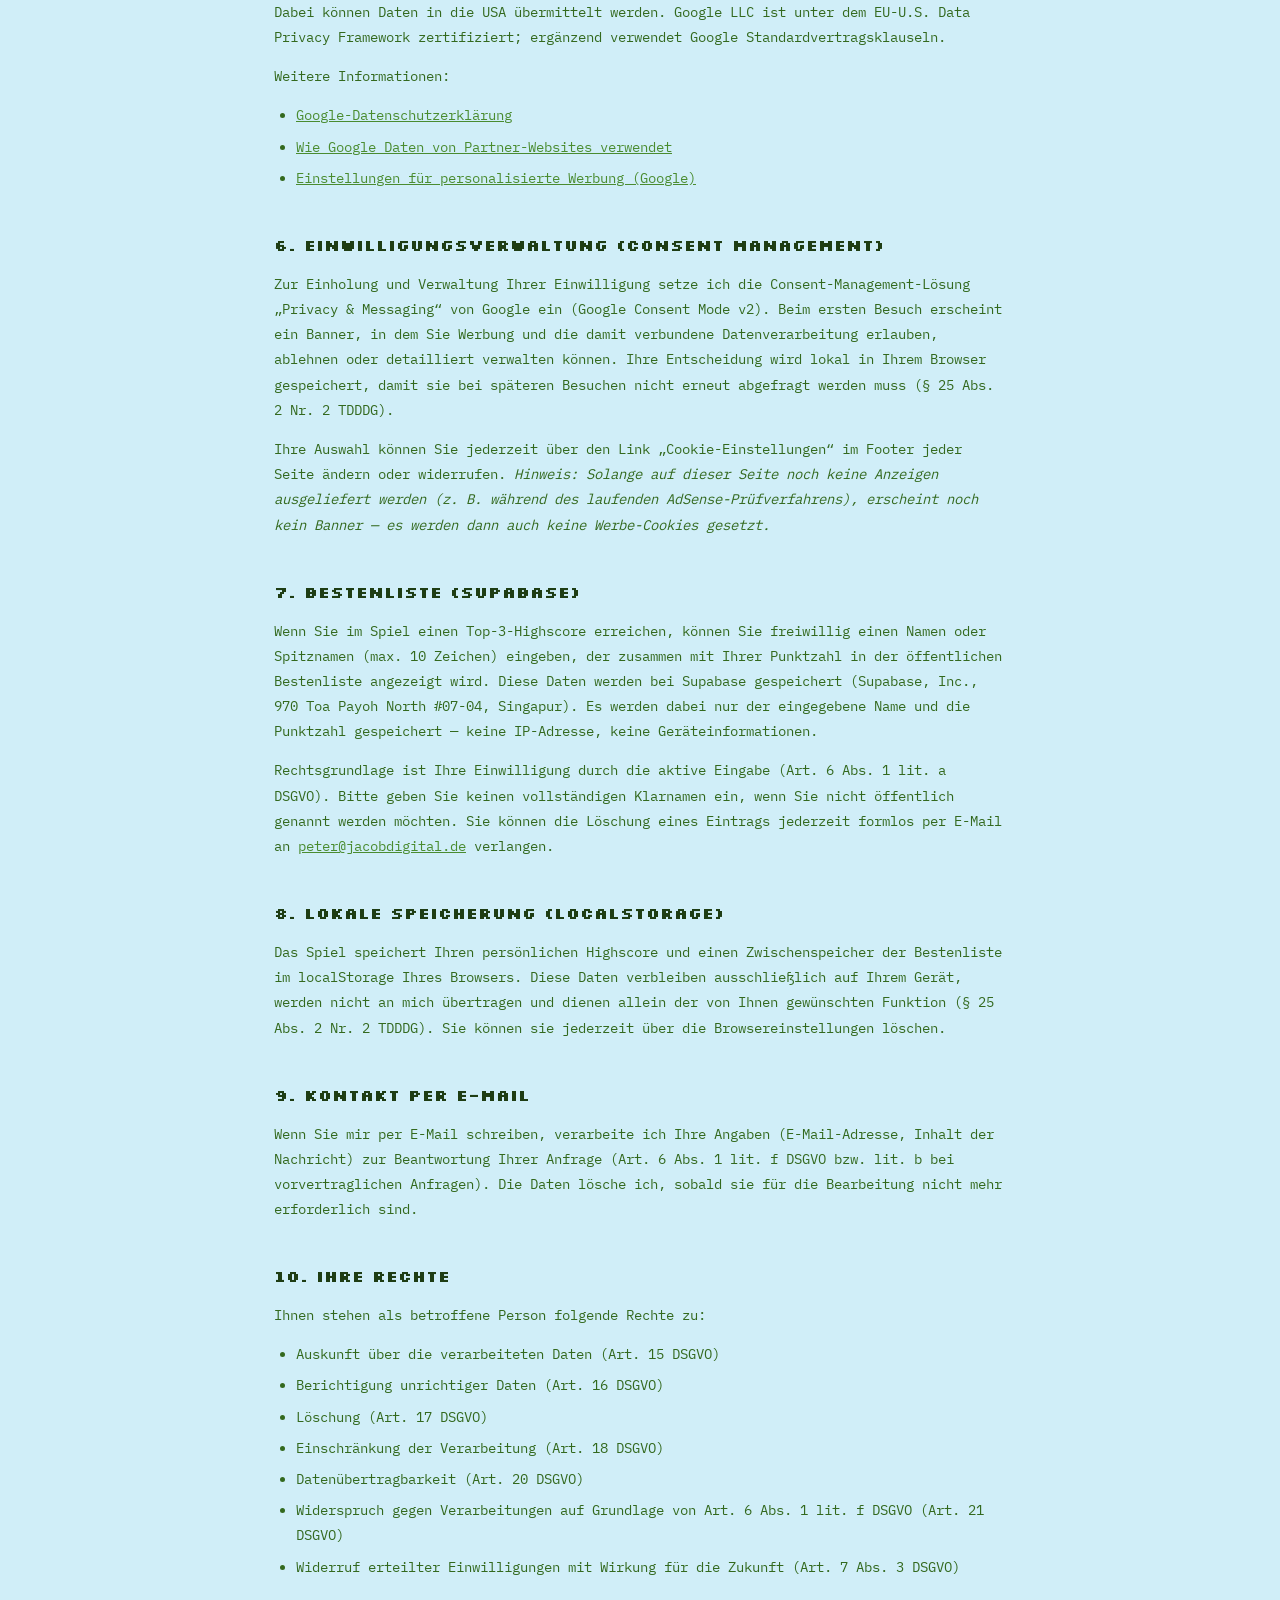
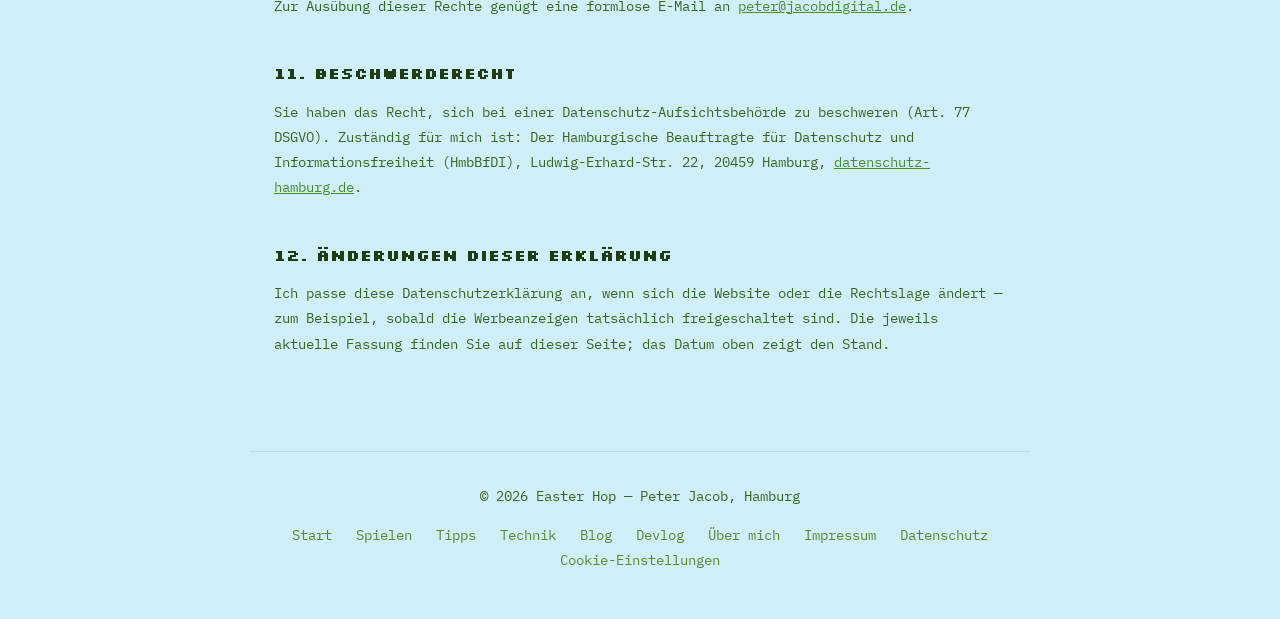
<file: datenschutz.html>
<!DOCTYPE html>
<html lang="de">
<head>
<meta charset="UTF-8">
<meta name="viewport" content="width=device-width, initial-scale=1.0">
<title>Datenschutzerklärung — Easter Hop</title>
<meta name="description" content="Datenschutzerklärung von hopzy.de (Easter Hop) — Informationen zur Verarbeitung personenbezogener Daten gemäß DSGVO, inkl. Google AdSense und Cookie-Einwilligung.">
<meta name="robots" content="noindex, follow">
<link rel="canonical" href="https://www.hopzy.de/datenschutz.html">
<script async src="https://pagead2.googlesyndication.com/pagead/js/adsbygoogle.js?client=ca-pub-1969267771076427" crossorigin="anonymous"></script>
<link rel="stylesheet" href="./assets/seiten.css">
</head>
<body>

<nav>
  <div class="nav-inner">
    <a href="index.html" class="logo">HOP</a>
    <ul class="nav-links">
      <li><a href="index.html">Start</a></li>
      <li><a href="tipps.html">Tipps</a></li>
      <li><a href="technik.html">Technik</a></li>
      <li><a href="devlog.html">Devlog</a></li>
      <li class="hide-mobile"><a href="ueber-mich.html">Über mich</a></li>
      <li><a href="play.html" class="play">Spielen</a></li>
    </ul>
  </div>
</nav>

<main>
  <h1 class="page-title">Datenschutzerklärung</h1>
  <p class="page-subtitle">Stand: Juli 2026</p>

  <h2>1. Verantwortlicher</h2>
  <p>Verantwortlicher im Sinne der Datenschutz-Grundverordnung (DSGVO) ist:</p>
  <p>
    Peter Jacob<br>
    Lofotenstr. 20b<br>
    22145 Hamburg<br>
    E-Mail: <a href="mailto:peter@jacobdigital.de">peter@jacobdigital.de</a>
  </p>

  <h2>2. Überblick</h2>
  <p>Easter Hop ist ein kostenloses Browserspiel. Ich habe die Seite bewusst so gebaut, dass sie so wenig Daten wie möglich verarbeitet: Es gibt keine Registrierung, kein Nutzerkonto, keine Analyse-Tools und keine Social-Media-Plugins. Personenbezogene Daten fallen nur in den unten beschriebenen Fällen an — beim Hosting (Server-Logs), bei der freiwilligen Bestenlisten-Teilnahme und, nach Ihrer ausdrücklichen Einwilligung, bei der Anzeige von Werbung über Google AdSense.</p>

  <h2>3. Hosting (GitHub Pages)</h2>
  <p>Diese Website wird bei GitHub Pages gehostet, einem Dienst der GitHub, Inc., 88 Colin P. Kelly Jr. Street, San Francisco, CA 94107, USA. Beim Aufruf der Seite verarbeitet GitHub technisch notwendige Daten wie Ihre IP-Adresse, Datum und Uhrzeit des Zugriffs, die aufgerufene Seite und den verwendeten Browser (Server-Logfiles). Diese Verarbeitung ist für die Bereitstellung der Website technisch erforderlich.</p>
  <p>Rechtsgrundlage ist mein berechtigtes Interesse an der sicheren und effizienten Bereitstellung der Website (Art. 6 Abs. 1 lit. f DSGVO). GitHub ist unter dem EU-U.S. Data Privacy Framework zertifiziert. Weitere Informationen: <a href="https://docs.github.com/de/site-policy/privacy-policies/github-general-privacy-statement" target="_blank" rel="noopener noreferrer">GitHub Privacy Statement</a>.</p>

  <h2>4. Schriftarten</h2>
  <p>Die verwendeten Schriftarten (Silkscreen, IBM Plex Mono) werden lokal von diesem Server geladen. Es findet dabei keine Verbindung zu Servern von Google oder anderen Drittanbietern statt.</p>

  <h2 id="adsense">5. Google AdSense (nur mit Einwilligung)</h2>
  <p>Ich beabsichtige, auf dieser Website Anzeigen über Google AdSense einzublenden, einen Dienst der Google Ireland Limited, Gordon House, Barrow Street, Dublin 4, Irland („Google“).</p>
  <p><strong>Werbe-Cookies und personalisierte Werbung werden erst gesetzt bzw. angezeigt, nachdem Sie über den Einwilligungs-Dialog (Consent-Banner) aktiv zugestimmt haben.</strong> Ohne Einwilligung werden keine Werbe-Cookies gesetzt. Sie können stattdessen auch nicht-personalisierte Werbung wählen oder die Einwilligung insgesamt ablehnen.</p>
  <p>Bei erteilter Einwilligung verarbeitet Google unter anderem folgende Daten: Cookie-Kennungen, IP-Adresse, Geräteinformationen sowie Informationen über Ihre Interaktion mit Anzeigen. Google und seine Partner nutzen diese Daten, um Anzeigen auszuwählen, auszuliefern und deren Wirksamkeit zu messen — bei entsprechender Einwilligung auch personalisiert auf Basis Ihrer früheren Besuche dieser oder anderer Websites.</p>
  <p>Rechtsgrundlage ist Ihre Einwilligung (Art. 6 Abs. 1 lit. a DSGVO, § 25 Abs. 1 TDDDG). Die Einwilligung ist freiwillig und kann jederzeit mit Wirkung für die Zukunft über den Link <a href="#" id="cookie-settings-inline">„Cookie-Einstellungen“</a> im Footer widerrufen werden.</p>
  <p>Dabei können Daten in die USA übermittelt werden. Google LLC ist unter dem EU-U.S. Data Privacy Framework zertifiziert; ergänzend verwendet Google Standardvertragsklauseln.</p>
  <p>Weitere Informationen:</p>
  <ul>
    <li><a href="https://policies.google.com/privacy" target="_blank" rel="noopener noreferrer">Google-Datenschutzerklärung</a></li>
    <li><a href="https://policies.google.com/technologies/partner-sites" target="_blank" rel="noopener noreferrer">Wie Google Daten von Partner-Websites verwendet</a></li>
    <li><a href="https://adssettings.google.com" target="_blank" rel="noopener noreferrer">Einstellungen für personalisierte Werbung (Google)</a></li>
  </ul>

  <h2 id="cookie-einstellungen">6. Einwilligungsverwaltung (Consent Management)</h2>
  <p>Zur Einholung und Verwaltung Ihrer Einwilligung setze ich die Consent-Management-Lösung „Privacy &amp; Messaging“ von Google ein (Google Consent Mode v2). Beim ersten Besuch erscheint ein Banner, in dem Sie Werbung und die damit verbundene Datenverarbeitung erlauben, ablehnen oder detailliert verwalten können. Ihre Entscheidung wird lokal in Ihrem Browser gespeichert, damit sie bei späteren Besuchen nicht erneut abgefragt werden muss (§ 25 Abs. 2 Nr. 2 TDDDG).</p>
  <p>Ihre Auswahl können Sie jederzeit über den Link „Cookie-Einstellungen“ im Footer jeder Seite ändern oder widerrufen. <em>Hinweis: Solange auf dieser Seite noch keine Anzeigen ausgeliefert werden (z.&nbsp;B. während des laufenden AdSense-Prüfverfahrens), erscheint noch kein Banner — es werden dann auch keine Werbe-Cookies gesetzt.</em></p>

  <h2>7. Bestenliste (Supabase)</h2>
  <p>Wenn Sie im Spiel einen Top-3-Highscore erreichen, können Sie freiwillig einen Namen oder Spitznamen (max. 10 Zeichen) eingeben, der zusammen mit Ihrer Punktzahl in der öffentlichen Bestenliste angezeigt wird. Diese Daten werden bei Supabase gespeichert (Supabase, Inc., 970 Toa Payoh North #07-04, Singapur). Es werden dabei nur der eingegebene Name und die Punktzahl gespeichert — keine IP-Adresse, keine Geräteinformationen.</p>
  <p>Rechtsgrundlage ist Ihre Einwilligung durch die aktive Eingabe (Art. 6 Abs. 1 lit. a DSGVO). Bitte geben Sie keinen vollständigen Klarnamen ein, wenn Sie nicht öffentlich genannt werden möchten. Sie können die Löschung eines Eintrags jederzeit formlos per E-Mail an <a href="mailto:peter@jacobdigital.de">peter@jacobdigital.de</a> verlangen.</p>

  <h2>8. Lokale Speicherung (localStorage)</h2>
  <p>Das Spiel speichert Ihren persönlichen Highscore und einen Zwischenspeicher der Bestenliste im localStorage Ihres Browsers. Diese Daten verbleiben ausschließlich auf Ihrem Gerät, werden nicht an mich übertragen und dienen allein der von Ihnen gewünschten Funktion (§ 25 Abs. 2 Nr. 2 TDDDG). Sie können sie jederzeit über die Browsereinstellungen löschen.</p>

  <h2>9. Kontakt per E-Mail</h2>
  <p>Wenn Sie mir per E-Mail schreiben, verarbeite ich Ihre Angaben (E-Mail-Adresse, Inhalt der Nachricht) zur Beantwortung Ihrer Anfrage (Art. 6 Abs. 1 lit. f DSGVO bzw. lit. b bei vorvertraglichen Anfragen). Die Daten lösche ich, sobald sie für die Bearbeitung nicht mehr erforderlich sind.</p>

  <h2>10. Ihre Rechte</h2>
  <p>Ihnen stehen als betroffene Person folgende Rechte zu:</p>
  <ul>
    <li>Auskunft über die verarbeiteten Daten (Art. 15 DSGVO)</li>
    <li>Berichtigung unrichtiger Daten (Art. 16 DSGVO)</li>
    <li>Löschung (Art. 17 DSGVO)</li>
    <li>Einschränkung der Verarbeitung (Art. 18 DSGVO)</li>
    <li>Datenübertragbarkeit (Art. 20 DSGVO)</li>
    <li>Widerspruch gegen Verarbeitungen auf Grundlage von Art. 6 Abs. 1 lit. f DSGVO (Art. 21 DSGVO)</li>
    <li>Widerruf erteilter Einwilligungen mit Wirkung für die Zukunft (Art. 7 Abs. 3 DSGVO)</li>
  </ul>
  <p>Zur Ausübung dieser Rechte genügt eine formlose E-Mail an <a href="mailto:peter@jacobdigital.de">peter@jacobdigital.de</a>.</p>

  <h2>11. Beschwerderecht</h2>
  <p>Sie haben das Recht, sich bei einer Datenschutz-Aufsichtsbehörde zu beschweren (Art. 77 DSGVO). Zuständig für mich ist: Der Hamburgische Beauftragte für Datenschutz und Informationsfreiheit (HmbBfDI), Ludwig-Erhard-Str. 22, 20459 Hamburg, <a href="https://datenschutz-hamburg.de" target="_blank" rel="noopener noreferrer">datenschutz-hamburg.de</a>.</p>

  <h2>12. Änderungen dieser Erklärung</h2>
  <p>Ich passe diese Datenschutzerklärung an, wenn sich die Website oder die Rechtslage ändert — zum Beispiel, sobald die Werbeanzeigen tatsächlich freigeschaltet sind. Die jeweils aktuelle Fassung finden Sie auf dieser Seite; das Datum oben zeigt den Stand.</p>
</main>

<footer>
  <p>&copy; 2026 Easter Hop &mdash; Peter Jacob, Hamburg</p>
  <p>
    <a href="index.html">Start</a>
    <a href="play.html">Spielen</a>
    <a href="tipps.html">Tipps</a>
    <a href="technik.html">Technik</a>
    <a href="warum-browser-games.html">Blog</a>
    <a href="devlog.html">Devlog</a>
    <a href="ueber-mich.html">Über mich</a>
    <a href="impressum.html">Impressum</a>
    <a href="datenschutz.html">Datenschutz</a>
    <a href="#" id="cookie-settings-link">Cookie-Einstellungen</a>
  </p>
</footer>
<script src="./assets/site.js"></script>
<script>
(function () {
  var inline = document.getElementById('cookie-settings-inline');
  var footerLink = document.getElementById('cookie-settings-link');
  if (inline && footerLink) {
    inline.addEventListener('click', function (e) { e.preventDefault(); footerLink.click(); });
  }
})();
</script>
</body>
</html>
</file>
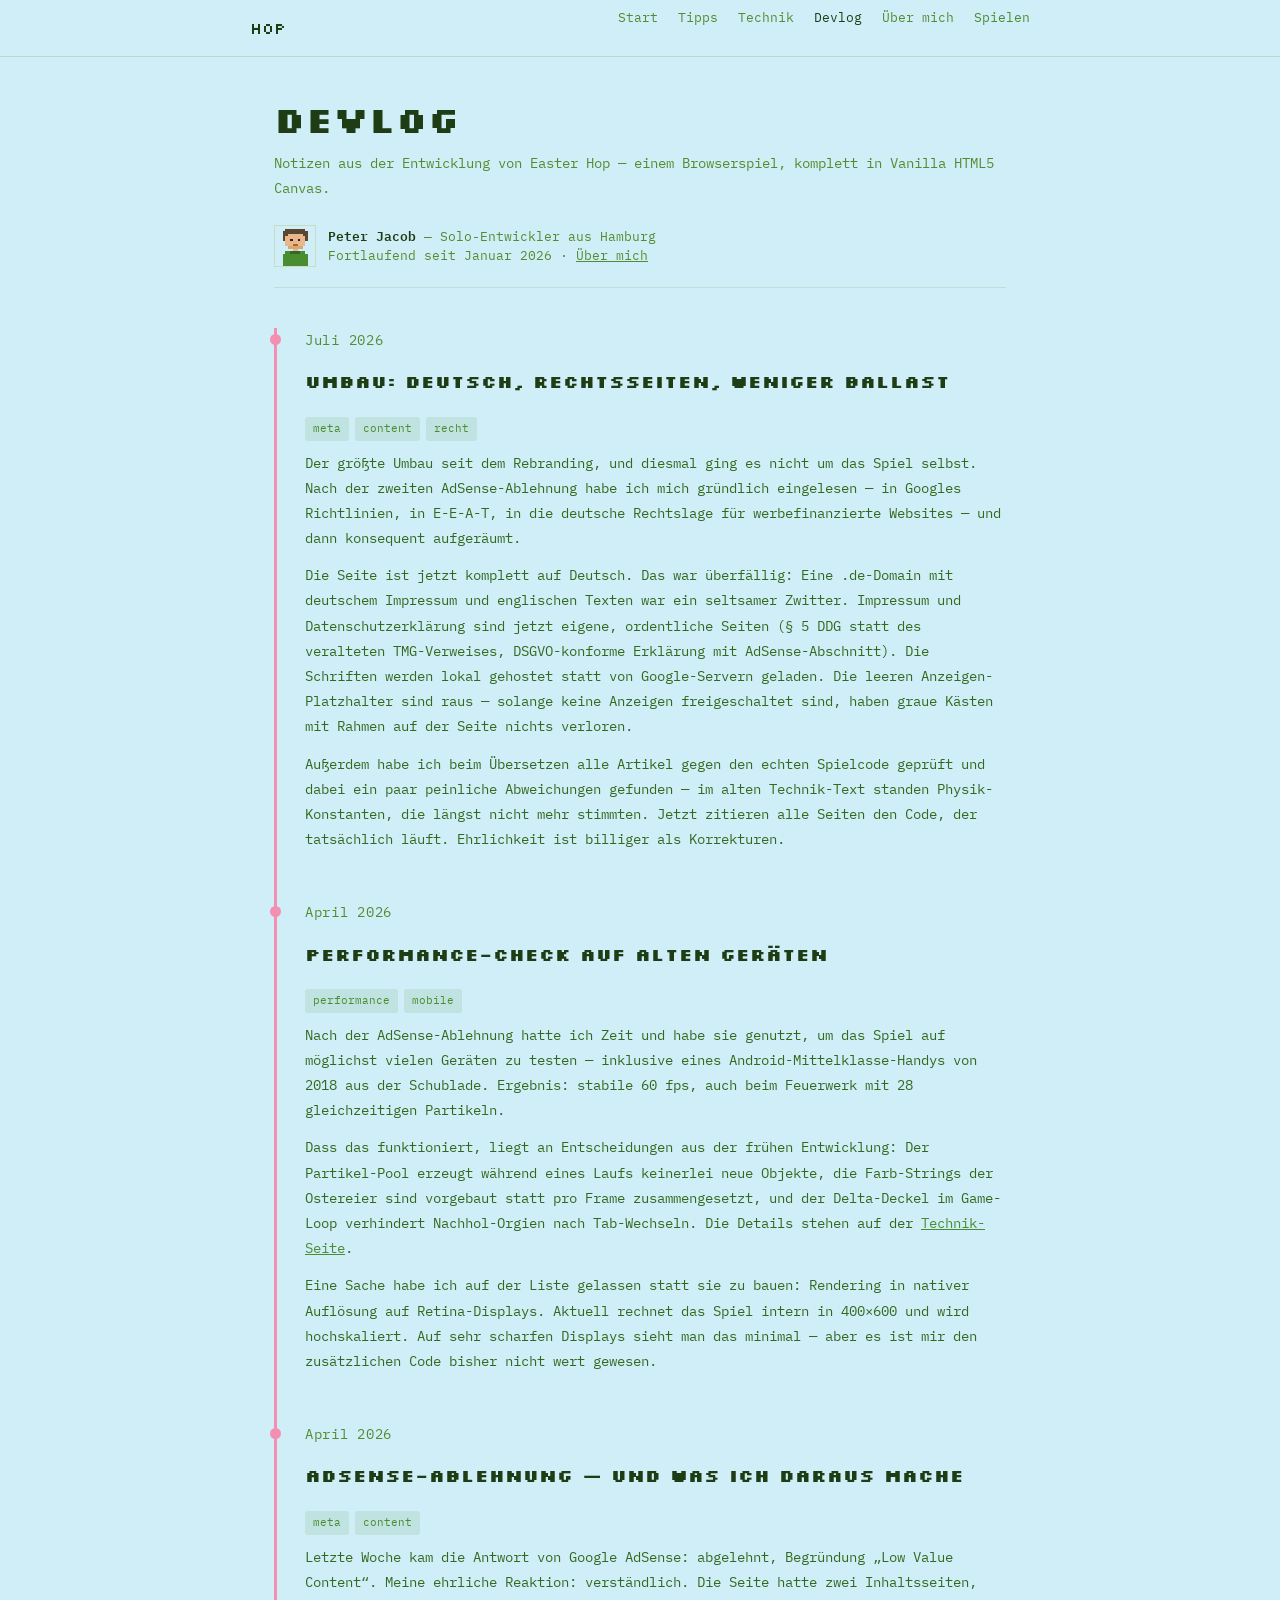
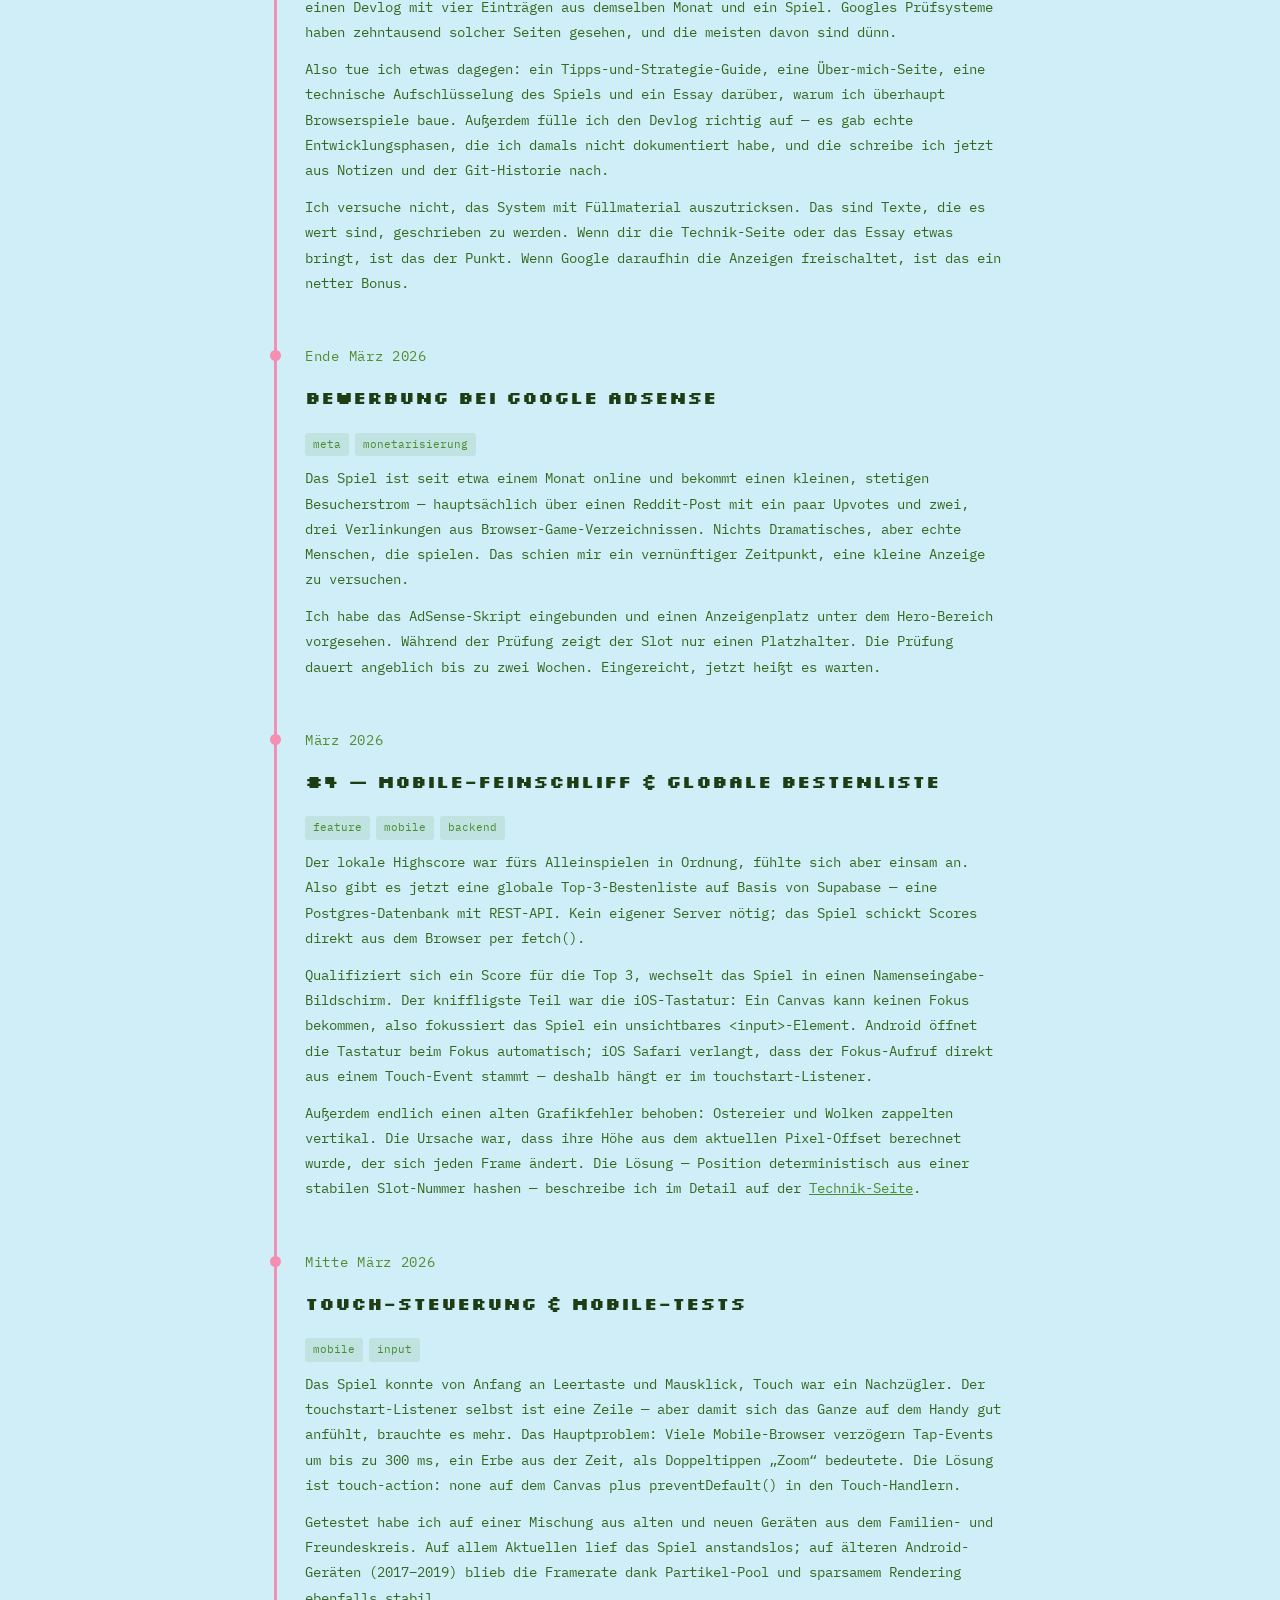
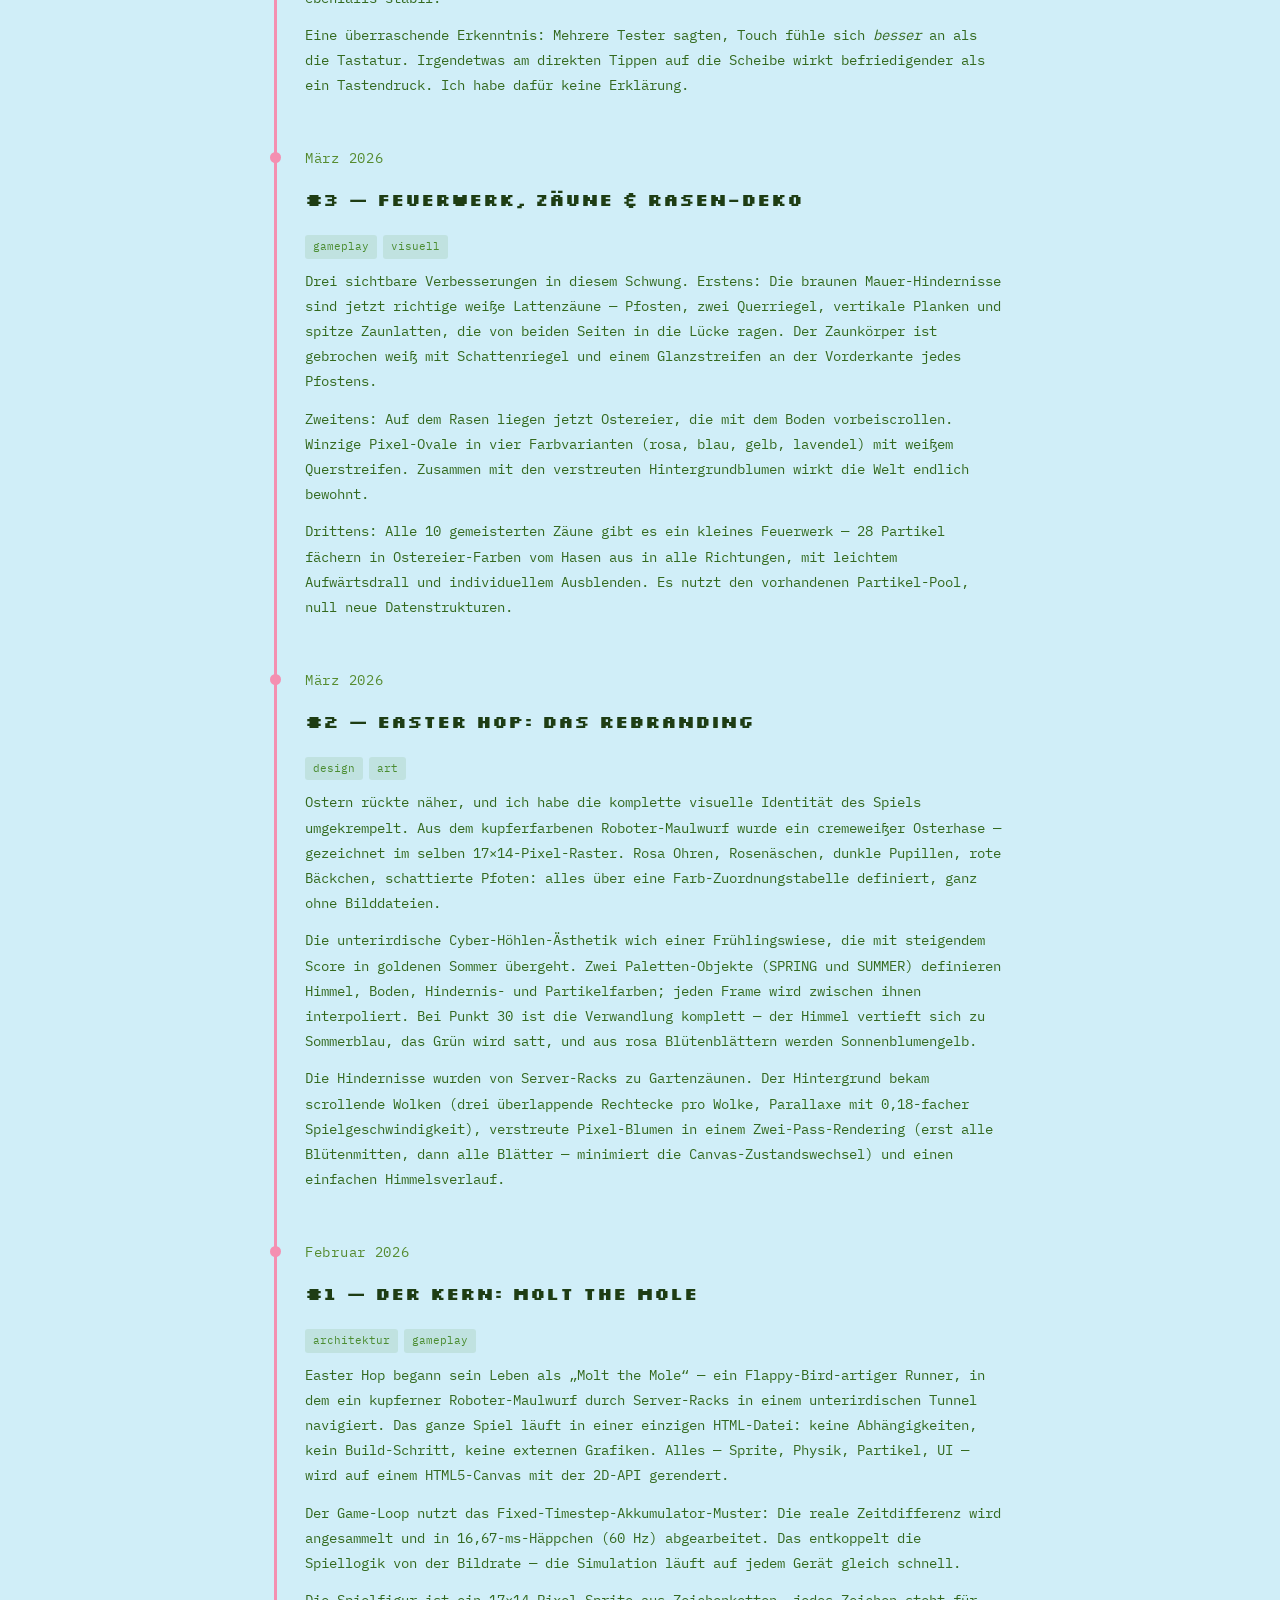
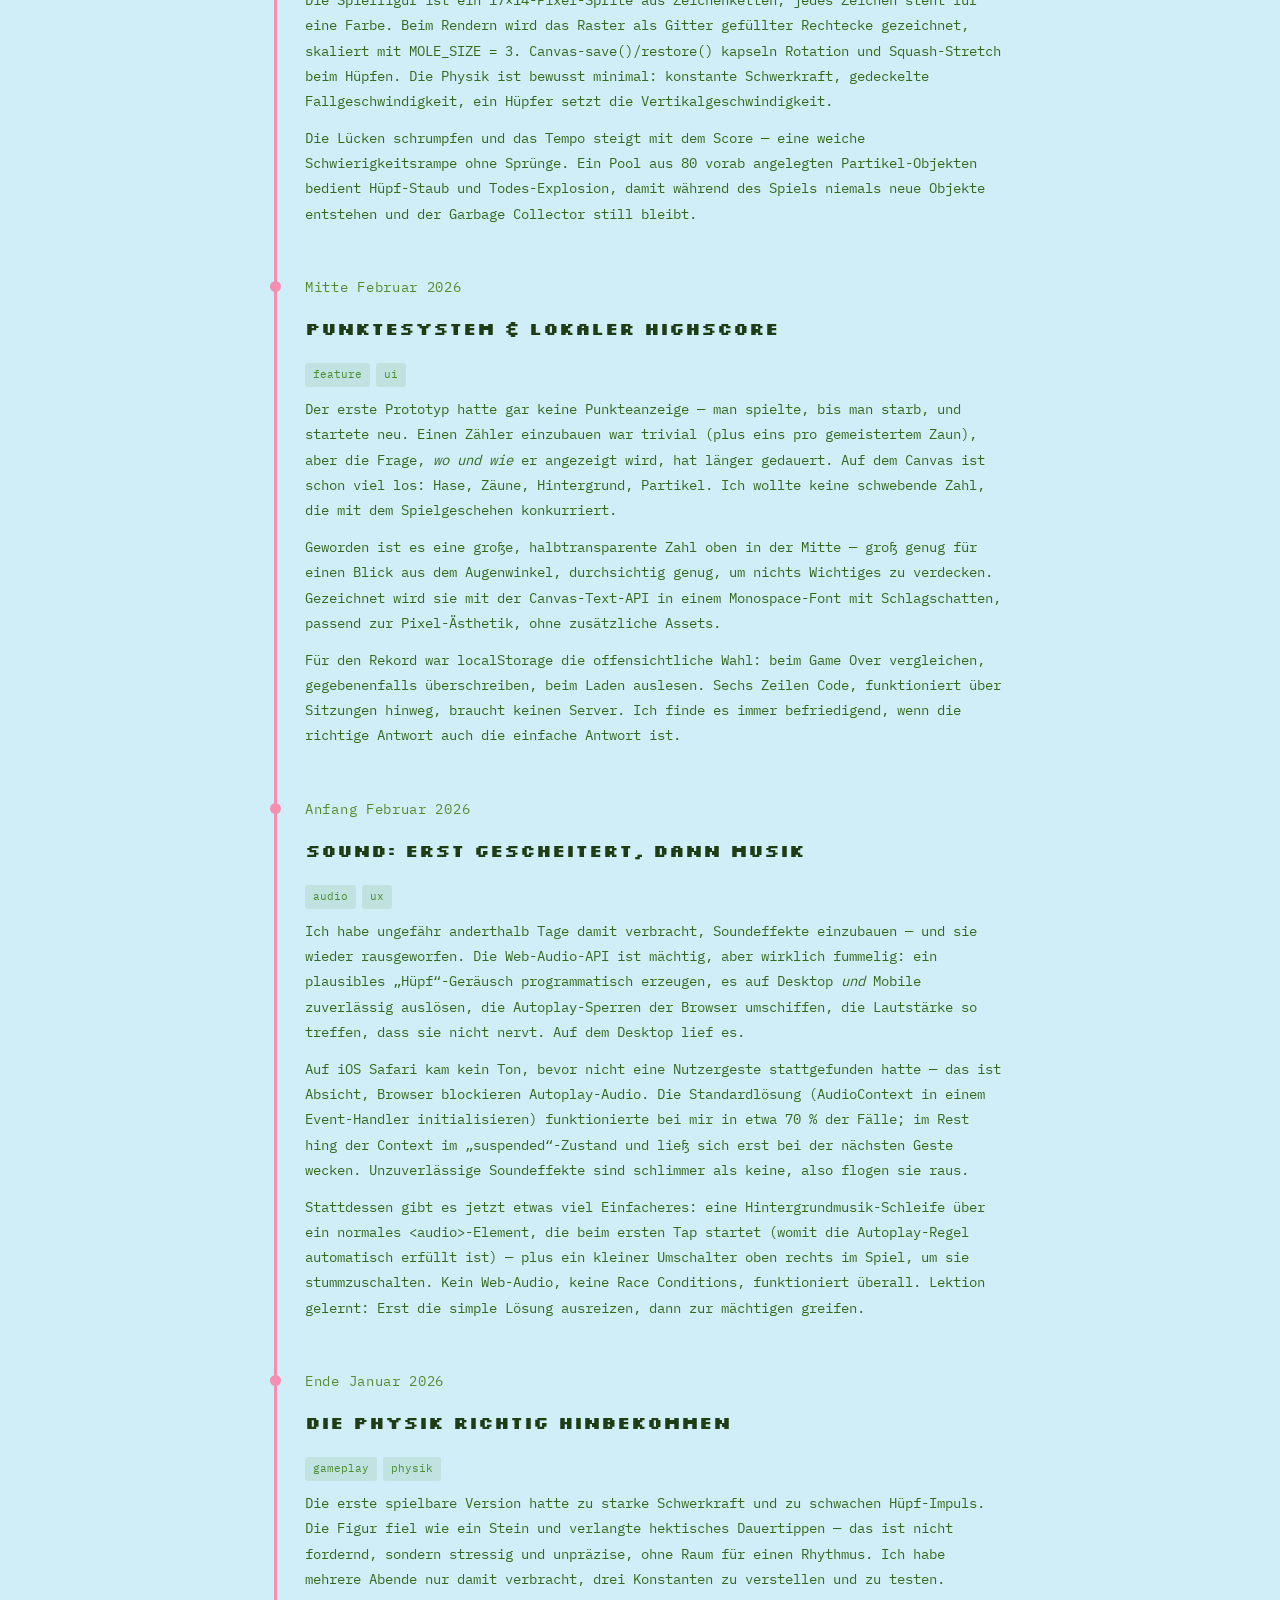
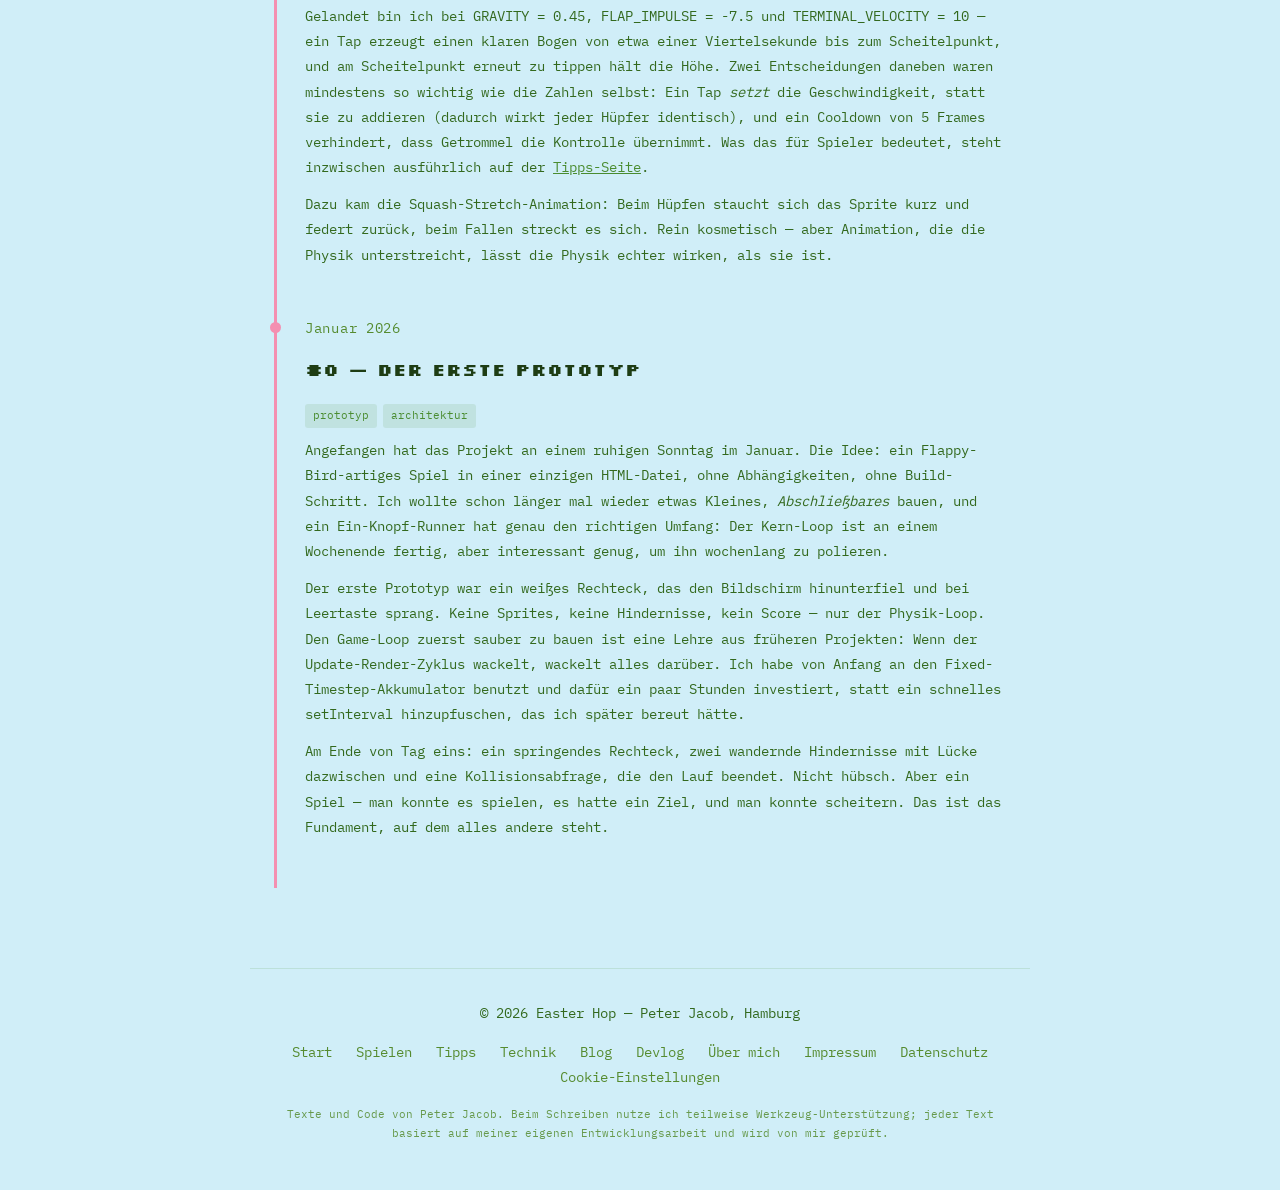
<file: devlog.html>
<!DOCTYPE html>
<html lang="de">
<head>
<meta charset="UTF-8">
<meta name="viewport" content="width=device-width, initial-scale=1.0">
<title>Devlog — Easter Hop</title>
<meta name="description" content="Das Entwicklungstagebuch von Easter Hop: vom ersten weißen Rechteck im Januar über das Oster-Rebranding bis zur AdSense-Ablehnung und dem Neuaufbau der Seite — alle Entscheidungen, Fehlschläge und Learnings.">
<link rel="canonical" href="https://www.hopzy.de/devlog.html">
<meta property="og:title" content="Devlog — Easter Hop">
<meta property="og:description" content="Das Entwicklungstagebuch von Easter Hop: alle Entscheidungen, Fehlschläge und Learnings, chronologisch dokumentiert.">
<meta property="og:type" content="article">
<meta property="og:url" content="https://www.hopzy.de/devlog.html">
<meta property="og:locale" content="de_DE">
<script async src="https://pagead2.googlesyndication.com/pagead/js/adsbygoogle.js?client=ca-pub-1969267771076427" crossorigin="anonymous"></script>
<script type="application/ld+json">
{
  "@context": "https://schema.org",
  "@type": "Blog",
  "name": "Easter Hop Devlog",
  "inLanguage": "de-DE",
  "url": "https://www.hopzy.de/devlog.html",
  "author": {
    "@type": "Person",
    "@id": "https://www.hopzy.de/ueber-mich.html#person",
    "name": "Peter Jacob",
    "url": "https://www.hopzy.de/ueber-mich.html"
  }
}
</script>
<link rel="stylesheet" href="./assets/seiten.css">
<style>
  .entry {
    border-left: 3px solid var(--blossom-pink);
    padding: 0 0 48px 28px;
    position: relative;
  }
  .entry::before {
    content: '';
    position: absolute;
    left: -7px;
    top: 6px;
    width: 11px;
    height: 11px;
    border-radius: 50%;
    background: var(--blossom-pink);
  }
  .entry-date {
    font-size: 12px;
    color: var(--text-muted);
    margin-bottom: 6px;
    letter-spacing: 0.05em;
  }
  .entry-title {
    font-family: var(--font-display);
    font-size: 18px;
    color: var(--spring-dark);
    margin: 0 0 14px;
  }
  .entry p { font-size: 14px; margin-bottom: 12px; }
  .entry p:last-child { margin-bottom: 0; }
  .tag {
    display: inline-block;
    font-size: 11px;
    padding: 2px 8px;
    border-radius: 3px;
    margin-right: 6px;
    margin-bottom: 10px;
    background: rgba(74, 140, 48, 0.12);
    color: var(--spring-green);
  }
</style>
</head>
<body>

<nav>
  <div class="nav-inner">
    <a href="index.html" class="logo">HOP</a>
    <ul class="nav-links">
      <li><a href="index.html">Start</a></li>
      <li><a href="tipps.html">Tipps</a></li>
      <li><a href="technik.html">Technik</a></li>
      <li><a href="devlog.html" class="active">Devlog</a></li>
      <li class="hide-mobile"><a href="ueber-mich.html">Über mich</a></li>
      <li><a href="play.html" class="play">Spielen</a></li>
    </ul>
  </div>
</nav>

<main>
  <h1 class="page-title">Devlog</h1>
  <p class="page-subtitle">Notizen aus der Entwicklung von Easter Hop — einem Browserspiel, komplett in Vanilla HTML5 Canvas.</p>

  <div class="byline">
    <img class="avatar" src="./assets/avatar-peter.svg" alt="Pixel-Avatar von Peter Jacob" width="42" height="42">
    <div class="who">
      <strong>Peter Jacob</strong> — Solo-Entwickler aus Hamburg<br>
      Fortlaufend seit Januar 2026 · <a href="ueber-mich.html">Über mich</a>
    </div>
  </div>

  <!-- EINTRAG: Juli 2026 — Neuaufstellung -->
  <article class="entry">
    <p class="entry-date">Juli 2026</p>
    <h2 class="entry-title">Umbau: Deutsch, Rechtsseiten, weniger Ballast</h2>
    <span class="tag">meta</span><span class="tag">content</span><span class="tag">recht</span>
    <p>Der größte Umbau seit dem Rebranding, und diesmal ging es nicht um das Spiel selbst. Nach der zweiten AdSense-Ablehnung habe ich mich gründlich eingelesen — in Googles Richtlinien, in E-E-A-T, in die deutsche Rechtslage für werbefinanzierte Websites — und dann konsequent aufgeräumt.</p>
    <p>Die Seite ist jetzt komplett auf Deutsch. Das war überfällig: Eine .de-Domain mit deutschem Impressum und englischen Texten war ein seltsamer Zwitter. Impressum und Datenschutzerklärung sind jetzt eigene, ordentliche Seiten (§ 5 DDG statt des veralteten TMG-Verweises, DSGVO-konforme Erklärung mit AdSense-Abschnitt). Die Schriften werden lokal gehostet statt von Google-Servern geladen. Die leeren Anzeigen-Platzhalter sind raus — solange keine Anzeigen freigeschaltet sind, haben graue Kästen mit Rahmen auf der Seite nichts verloren.</p>
    <p>Außerdem habe ich beim Übersetzen alle Artikel gegen den echten Spielcode geprüft und dabei ein paar peinliche Abweichungen gefunden — im alten Technik-Text standen Physik-Konstanten, die längst nicht mehr stimmten. Jetzt zitieren alle Seiten den Code, der tatsächlich läuft. Ehrlichkeit ist billiger als Korrekturen.</p>
  </article>

  <!-- EINTRAG: April 2026 — Performance -->
  <article class="entry">
    <p class="entry-date">April 2026</p>
    <h2 class="entry-title">Performance-Check auf alten Geräten</h2>
    <span class="tag">performance</span><span class="tag">mobile</span>
    <p>Nach der AdSense-Ablehnung hatte ich Zeit und habe sie genutzt, um das Spiel auf möglichst vielen Geräten zu testen — inklusive eines Android-Mittelklasse-Handys von 2018 aus der Schublade. Ergebnis: stabile 60 fps, auch beim Feuerwerk mit 28 gleichzeitigen Partikeln.</p>
    <p>Dass das funktioniert, liegt an Entscheidungen aus der frühen Entwicklung: Der Partikel-Pool erzeugt während eines Laufs keinerlei neue Objekte, die Farb-Strings der Ostereier sind vorgebaut statt pro Frame zusammengesetzt, und der Delta-Deckel im Game-Loop verhindert Nachhol-Orgien nach Tab-Wechseln. Die Details stehen auf der <a href="technik.html">Technik-Seite</a>.</p>
    <p>Eine Sache habe ich auf der Liste gelassen statt sie zu bauen: Rendering in nativer Auflösung auf Retina-Displays. Aktuell rechnet das Spiel intern in 400×600 und wird hochskaliert. Auf sehr scharfen Displays sieht man das minimal — aber es ist mir den zusätzlichen Code bisher nicht wert gewesen.</p>
  </article>

  <!-- EINTRAG: April 2026 — AdSense-Ablehnung -->
  <article class="entry">
    <p class="entry-date">April 2026</p>
    <h2 class="entry-title">AdSense-Ablehnung — und was ich daraus mache</h2>
    <span class="tag">meta</span><span class="tag">content</span>
    <p>Letzte Woche kam die Antwort von Google AdSense: abgelehnt, Begründung „Low Value Content“. Meine ehrliche Reaktion: verständlich. Die Seite hatte zwei Inhaltsseiten, einen Devlog mit vier Einträgen aus demselben Monat und ein Spiel. Googles Prüfsysteme haben zehntausend solcher Seiten gesehen, und die meisten davon sind dünn.</p>
    <p>Also tue ich etwas dagegen: ein Tipps-und-Strategie-Guide, eine Über-mich-Seite, eine technische Aufschlüsselung des Spiels und ein Essay darüber, warum ich überhaupt Browserspiele baue. Außerdem fülle ich den Devlog richtig auf — es gab echte Entwicklungsphasen, die ich damals nicht dokumentiert habe, und die schreibe ich jetzt aus Notizen und der Git-Historie nach.</p>
    <p>Ich versuche nicht, das System mit Füllmaterial auszutricksen. Das sind Texte, die es wert sind, geschrieben zu werden. Wenn dir die Technik-Seite oder das Essay etwas bringt, ist das der Punkt. Wenn Google daraufhin die Anzeigen freischaltet, ist das ein netter Bonus.</p>
  </article>

  <!-- EINTRAG: Ende März 2026 — AdSense-Bewerbung -->
  <article class="entry">
    <p class="entry-date">Ende März 2026</p>
    <h2 class="entry-title">Bewerbung bei Google AdSense</h2>
    <span class="tag">meta</span><span class="tag">monetarisierung</span>
    <p>Das Spiel ist seit etwa einem Monat online und bekommt einen kleinen, stetigen Besucherstrom — hauptsächlich über einen Reddit-Post mit ein paar Upvotes und zwei, drei Verlinkungen aus Browser-Game-Verzeichnissen. Nichts Dramatisches, aber echte Menschen, die spielen. Das schien mir ein vernünftiger Zeitpunkt, eine kleine Anzeige zu versuchen.</p>
    <p>Ich habe das AdSense-Skript eingebunden und einen Anzeigenplatz unter dem Hero-Bereich vorgesehen. Während der Prüfung zeigt der Slot nur einen Platzhalter. Die Prüfung dauert angeblich bis zu zwei Wochen. Eingereicht, jetzt heißt es warten.</p>
  </article>

  <!-- EINTRAG: März 2026 — #4 -->
  <article class="entry">
    <p class="entry-date">März 2026</p>
    <h2 class="entry-title">#4 — Mobile-Feinschliff &amp; globale Bestenliste</h2>
    <span class="tag">feature</span><span class="tag">mobile</span><span class="tag">backend</span>
    <p>Der lokale Highscore war fürs Alleinspielen in Ordnung, fühlte sich aber einsam an. Also gibt es jetzt eine globale Top-3-Bestenliste auf Basis von Supabase — eine Postgres-Datenbank mit REST-API. Kein eigener Server nötig; das Spiel schickt Scores direkt aus dem Browser per <code>fetch()</code>.</p>
    <p>Qualifiziert sich ein Score für die Top 3, wechselt das Spiel in einen Namenseingabe-Bildschirm. Der kniffligste Teil war die iOS-Tastatur: Ein Canvas kann keinen Fokus bekommen, also fokussiert das Spiel ein unsichtbares <code>&lt;input&gt;</code>-Element. Android öffnet die Tastatur beim Fokus automatisch; iOS Safari verlangt, dass der Fokus-Aufruf direkt aus einem Touch-Event stammt — deshalb hängt er im <code>touchstart</code>-Listener.</p>
    <p>Außerdem endlich einen alten Grafikfehler behoben: Ostereier und Wolken zappelten vertikal. Die Ursache war, dass ihre Höhe aus dem aktuellen Pixel-Offset berechnet wurde, der sich jeden Frame ändert. Die Lösung — Position deterministisch aus einer stabilen Slot-Nummer hashen — beschreibe ich im Detail auf der <a href="technik.html">Technik-Seite</a>.</p>
  </article>

  <!-- EINTRAG: Mitte März 2026 — Touch -->
  <article class="entry">
    <p class="entry-date">Mitte März 2026</p>
    <h2 class="entry-title">Touch-Steuerung &amp; Mobile-Tests</h2>
    <span class="tag">mobile</span><span class="tag">input</span>
    <p>Das Spiel konnte von Anfang an Leertaste und Mausklick, Touch war ein Nachzügler. Der <code>touchstart</code>-Listener selbst ist eine Zeile — aber damit sich das Ganze auf dem Handy gut anfühlt, brauchte es mehr. Das Hauptproblem: Viele Mobile-Browser verzögern Tap-Events um bis zu 300 ms, ein Erbe aus der Zeit, als Doppeltippen „Zoom“ bedeutete. Die Lösung ist <code>touch-action: none</code> auf dem Canvas plus <code>preventDefault()</code> in den Touch-Handlern.</p>
    <p>Getestet habe ich auf einer Mischung aus alten und neuen Geräten aus dem Familien- und Freundeskreis. Auf allem Aktuellen lief das Spiel anstandslos; auf älteren Android-Geräten (2017–2019) blieb die Framerate dank Partikel-Pool und sparsamem Rendering ebenfalls stabil.</p>
    <p>Eine überraschende Erkenntnis: Mehrere Tester sagten, Touch fühle sich <em>besser</em> an als die Tastatur. Irgendetwas am direkten Tippen auf die Scheibe wirkt befriedigender als ein Tastendruck. Ich habe dafür keine Erklärung.</p>
  </article>

  <!-- EINTRAG: März 2026 — #3 -->
  <article class="entry">
    <p class="entry-date">März 2026</p>
    <h2 class="entry-title">#3 — Feuerwerk, Zäune &amp; Rasen-Deko</h2>
    <span class="tag">gameplay</span><span class="tag">visuell</span>
    <p>Drei sichtbare Verbesserungen in diesem Schwung. Erstens: Die braunen Mauer-Hindernisse sind jetzt richtige weiße Lattenzäune — Pfosten, zwei Querriegel, vertikale Planken und spitze Zaunlatten, die von beiden Seiten in die Lücke ragen. Der Zaunkörper ist gebrochen weiß mit Schattenriegel und einem Glanzstreifen an der Vorderkante jedes Pfostens.</p>
    <p>Zweitens: Auf dem Rasen liegen jetzt Ostereier, die mit dem Boden vorbeiscrollen. Winzige Pixel-Ovale in vier Farbvarianten (rosa, blau, gelb, lavendel) mit weißem Querstreifen. Zusammen mit den verstreuten Hintergrundblumen wirkt die Welt endlich bewohnt.</p>
    <p>Drittens: Alle 10 gemeisterten Zäune gibt es ein kleines Feuerwerk — 28 Partikel fächern in Ostereier-Farben vom Hasen aus in alle Richtungen, mit leichtem Aufwärtsdrall und individuellem Ausblenden. Es nutzt den vorhandenen Partikel-Pool, null neue Datenstrukturen.</p>
  </article>

  <!-- EINTRAG: März 2026 — #2 -->
  <article class="entry">
    <p class="entry-date">März 2026</p>
    <h2 class="entry-title">#2 — Easter Hop: das Rebranding</h2>
    <span class="tag">design</span><span class="tag">art</span>
    <p>Ostern rückte näher, und ich habe die komplette visuelle Identität des Spiels umgekrempelt. Aus dem kupferfarbenen Roboter-Maulwurf wurde ein cremeweißer Osterhase — gezeichnet im selben 17×14-Pixel-Raster. Rosa Ohren, Rosenäschen, dunkle Pupillen, rote Bäckchen, schattierte Pfoten: alles über eine Farb-Zuordnungstabelle definiert, ganz ohne Bilddateien.</p>
    <p>Die unterirdische Cyber-Höhlen-Ästhetik wich einer Frühlingswiese, die mit steigendem Score in goldenen Sommer übergeht. Zwei Paletten-Objekte (SPRING und SUMMER) definieren Himmel, Boden, Hindernis- und Partikelfarben; jeden Frame wird zwischen ihnen interpoliert. Bei Punkt 30 ist die Verwandlung komplett — der Himmel vertieft sich zu Sommerblau, das Grün wird satt, und aus rosa Blütenblättern werden Sonnenblumengelb.</p>
    <p>Die Hindernisse wurden von Server-Racks zu Gartenzäunen. Der Hintergrund bekam scrollende Wolken (drei überlappende Rechtecke pro Wolke, Parallaxe mit 0,18-facher Spielgeschwindigkeit), verstreute Pixel-Blumen in einem Zwei-Pass-Rendering (erst alle Blütenmitten, dann alle Blätter — minimiert die Canvas-Zustandswechsel) und einen einfachen Himmelsverlauf.</p>
  </article>

  <!-- EINTRAG: Februar 2026 — #1 -->
  <article class="entry">
    <p class="entry-date">Februar 2026</p>
    <h2 class="entry-title">#1 — Der Kern: Molt the Mole</h2>
    <span class="tag">architektur</span><span class="tag">gameplay</span>
    <p>Easter Hop begann sein Leben als „Molt the Mole“ — ein Flappy-Bird-artiger Runner, in dem ein kupferner Roboter-Maulwurf durch Server-Racks in einem unterirdischen Tunnel navigiert. Das ganze Spiel läuft in einer einzigen HTML-Datei: keine Abhängigkeiten, kein Build-Schritt, keine externen Grafiken. Alles — Sprite, Physik, Partikel, UI — wird auf einem HTML5-Canvas mit der 2D-API gerendert.</p>
    <p>Der Game-Loop nutzt das Fixed-Timestep-Akkumulator-Muster: Die reale Zeitdifferenz wird angesammelt und in 16,67-ms-Häppchen (60 Hz) abgearbeitet. Das entkoppelt die Spiellogik von der Bildrate — die Simulation läuft auf jedem Gerät gleich schnell.</p>
    <p>Die Spielfigur ist ein 17×14-Pixel-Sprite aus Zeichenketten, jedes Zeichen steht für eine Farbe. Beim Rendern wird das Raster als Gitter gefüllter Rechtecke gezeichnet, skaliert mit <code>MOLE_SIZE = 3</code>. Canvas-<code>save()</code>/<code>restore()</code> kapseln Rotation und Squash-Stretch beim Hüpfen. Die Physik ist bewusst minimal: konstante Schwerkraft, gedeckelte Fallgeschwindigkeit, ein Hüpfer setzt die Vertikalgeschwindigkeit.</p>
    <p>Die Lücken schrumpfen und das Tempo steigt mit dem Score — eine weiche Schwierigkeitsrampe ohne Sprünge. Ein Pool aus 80 vorab angelegten Partikel-Objekten bedient Hüpf-Staub und Todes-Explosion, damit während des Spiels niemals neue Objekte entstehen und der Garbage Collector still bleibt.</p>
  </article>

  <!-- EINTRAG: Mitte Februar 2026 — Score -->
  <article class="entry">
    <p class="entry-date">Mitte Februar 2026</p>
    <h2 class="entry-title">Punktesystem &amp; lokaler Highscore</h2>
    <span class="tag">feature</span><span class="tag">ui</span>
    <p>Der erste Prototyp hatte gar keine Punkteanzeige — man spielte, bis man starb, und startete neu. Einen Zähler einzubauen war trivial (plus eins pro gemeistertem Zaun), aber die Frage, <em>wo und wie</em> er angezeigt wird, hat länger gedauert. Auf dem Canvas ist schon viel los: Hase, Zäune, Hintergrund, Partikel. Ich wollte keine schwebende Zahl, die mit dem Spielgeschehen konkurriert.</p>
    <p>Geworden ist es eine große, halbtransparente Zahl oben in der Mitte — groß genug für einen Blick aus dem Augenwinkel, durchsichtig genug, um nichts Wichtiges zu verdecken. Gezeichnet wird sie mit der Canvas-Text-API in einem Monospace-Font mit Schlagschatten, passend zur Pixel-Ästhetik, ohne zusätzliche Assets.</p>
    <p>Für den Rekord war <code>localStorage</code> die offensichtliche Wahl: beim Game Over vergleichen, gegebenenfalls überschreiben, beim Laden auslesen. Sechs Zeilen Code, funktioniert über Sitzungen hinweg, braucht keinen Server. Ich finde es immer befriedigend, wenn die richtige Antwort auch die einfache Antwort ist.</p>
  </article>

  <!-- EINTRAG: Anfang Februar 2026 — Sound -->
  <article class="entry">
    <p class="entry-date">Anfang Februar 2026</p>
    <h2 class="entry-title">Sound: erst gescheitert, dann Musik</h2>
    <span class="tag">audio</span><span class="tag">ux</span>
    <p>Ich habe ungefähr anderthalb Tage damit verbracht, Soundeffekte einzubauen — und sie wieder rausgeworfen. Die Web-Audio-API ist mächtig, aber wirklich fummelig: ein plausibles „Hüpf“-Geräusch programmatisch erzeugen, es auf Desktop <em>und</em> Mobile zuverlässig auslösen, die Autoplay-Sperren der Browser umschiffen, die Lautstärke so treffen, dass sie nicht nervt. Auf dem Desktop lief es.</p>
    <p>Auf iOS Safari kam kein Ton, bevor nicht eine Nutzergeste stattgefunden hatte — das ist Absicht, Browser blockieren Autoplay-Audio. Die Standardlösung (AudioContext in einem Event-Handler initialisieren) funktionierte bei mir in etwa 70 % der Fälle; im Rest hing der Context im „suspended“-Zustand und ließ sich erst bei der nächsten Geste wecken. Unzuverlässige Soundeffekte sind schlimmer als keine, also flogen sie raus.</p>
    <p>Stattdessen gibt es jetzt etwas viel Einfacheres: eine Hintergrundmusik-Schleife über ein normales <code>&lt;audio&gt;</code>-Element, die beim ersten Tap startet (womit die Autoplay-Regel automatisch erfüllt ist) — plus ein kleiner Umschalter oben rechts im Spiel, um sie stummzuschalten. Kein Web-Audio, keine Race Conditions, funktioniert überall. Lektion gelernt: Erst die simple Lösung ausreizen, dann zur mächtigen greifen.</p>
  </article>

  <!-- EINTRAG: Ende Januar 2026 — Physik -->
  <article class="entry">
    <p class="entry-date">Ende Januar 2026</p>
    <h2 class="entry-title">Die Physik richtig hinbekommen</h2>
    <span class="tag">gameplay</span><span class="tag">physik</span>
    <p>Die erste spielbare Version hatte zu starke Schwerkraft und zu schwachen Hüpf-Impuls. Die Figur fiel wie ein Stein und verlangte hektisches Dauertippen — das ist nicht fordernd, sondern stressig und unpräzise, ohne Raum für einen Rhythmus. Ich habe mehrere Abende nur damit verbracht, drei Konstanten zu verstellen und zu testen.</p>
    <p>Gelandet bin ich bei <code>GRAVITY = 0.45</code>, <code>FLAP_IMPULSE = -7.5</code> und <code>TERMINAL_VELOCITY = 10</code> — ein Tap erzeugt einen klaren Bogen von etwa einer Viertelsekunde bis zum Scheitelpunkt, und am Scheitelpunkt erneut zu tippen hält die Höhe. Zwei Entscheidungen daneben waren mindestens so wichtig wie die Zahlen selbst: Ein Tap <em>setzt</em> die Geschwindigkeit, statt sie zu addieren (dadurch wirkt jeder Hüpfer identisch), und ein Cooldown von 5 Frames verhindert, dass Getrommel die Kontrolle übernimmt. Was das für Spieler bedeutet, steht inzwischen ausführlich auf der <a href="tipps.html">Tipps-Seite</a>.</p>
    <p>Dazu kam die Squash-Stretch-Animation: Beim Hüpfen staucht sich das Sprite kurz und federt zurück, beim Fallen streckt es sich. Rein kosmetisch — aber Animation, die die Physik unterstreicht, lässt die Physik echter wirken, als sie ist.</p>
  </article>

  <!-- EINTRAG: Januar 2026 — #0 -->
  <article class="entry">
    <p class="entry-date">Januar 2026</p>
    <h2 class="entry-title">#0 — Der erste Prototyp</h2>
    <span class="tag">prototyp</span><span class="tag">architektur</span>
    <p>Angefangen hat das Projekt an einem ruhigen Sonntag im Januar. Die Idee: ein Flappy-Bird-artiges Spiel in einer einzigen HTML-Datei, ohne Abhängigkeiten, ohne Build-Schritt. Ich wollte schon länger mal wieder etwas Kleines, <em>Abschließbares</em> bauen, und ein Ein-Knopf-Runner hat genau den richtigen Umfang: Der Kern-Loop ist an einem Wochenende fertig, aber interessant genug, um ihn wochenlang zu polieren.</p>
    <p>Der erste Prototyp war ein weißes Rechteck, das den Bildschirm hinunterfiel und bei Leertaste sprang. Keine Sprites, keine Hindernisse, kein Score — nur der Physik-Loop. Den Game-Loop zuerst sauber zu bauen ist eine Lehre aus früheren Projekten: Wenn der Update-Render-Zyklus wackelt, wackelt alles darüber. Ich habe von Anfang an den Fixed-Timestep-Akkumulator benutzt und dafür ein paar Stunden investiert, statt ein schnelles <code>setInterval</code> hinzupfuschen, das ich später bereut hätte.</p>
    <p>Am Ende von Tag eins: ein springendes Rechteck, zwei wandernde Hindernisse mit Lücke dazwischen und eine Kollisionsabfrage, die den Lauf beendet. Nicht hübsch. Aber ein Spiel — man konnte es spielen, es hatte ein Ziel, und man konnte scheitern. Das ist das Fundament, auf dem alles andere steht.</p>
  </article>

</main>

<footer>
  <p>&copy; 2026 Easter Hop &mdash; Peter Jacob, Hamburg</p>
  <p>
    <a href="index.html">Start</a>
    <a href="play.html">Spielen</a>
    <a href="tipps.html">Tipps</a>
    <a href="technik.html">Technik</a>
    <a href="warum-browser-games.html">Blog</a>
    <a href="devlog.html">Devlog</a>
    <a href="ueber-mich.html">Über mich</a>
    <a href="impressum.html">Impressum</a>
    <a href="datenschutz.html">Datenschutz</a>
    <a href="#" id="cookie-settings-link">Cookie-Einstellungen</a>
  </p>
  <p class="footer-note">Texte und Code von Peter Jacob. Beim Schreiben nutze ich teilweise Werkzeug-Unterstützung; jeder Text basiert auf meiner eigenen Entwicklungsarbeit und wird von mir geprüft.</p>
</footer>
<script src="./assets/site.js"></script>
</body>
</html>
</file>
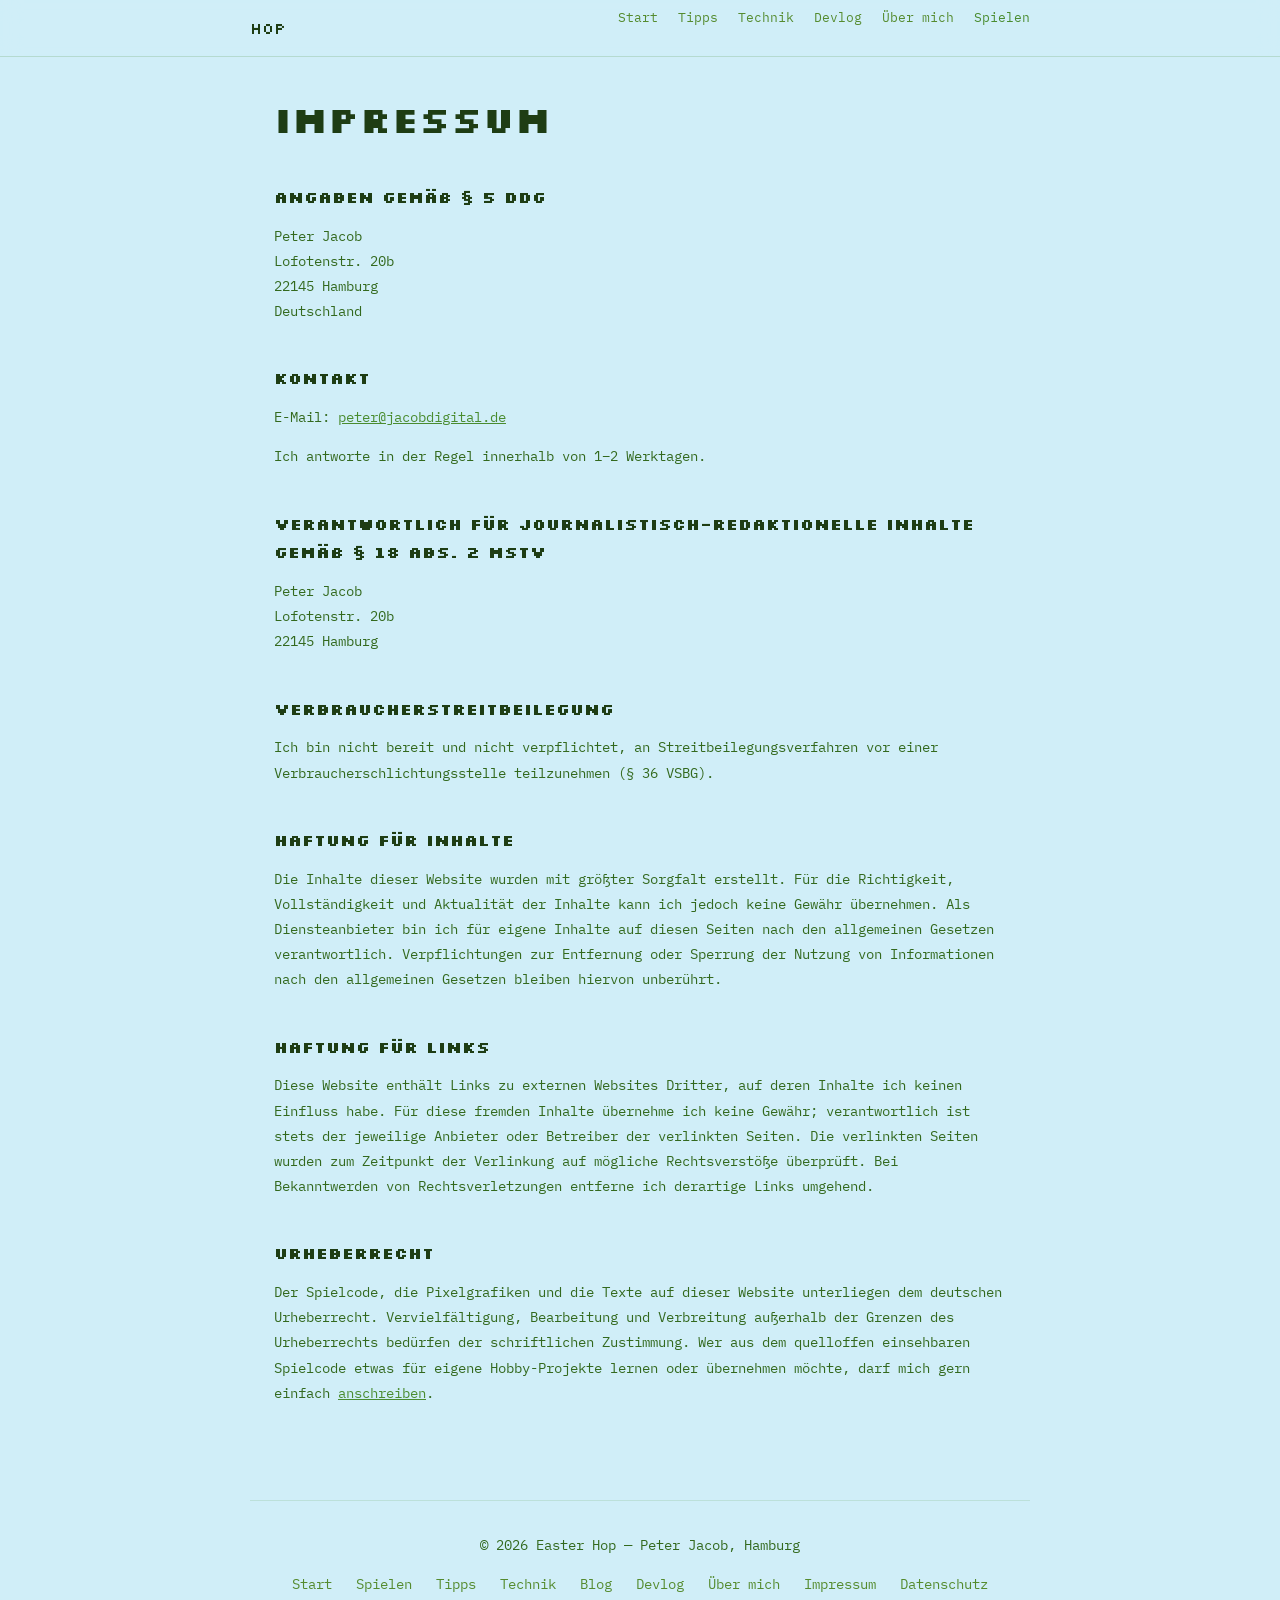
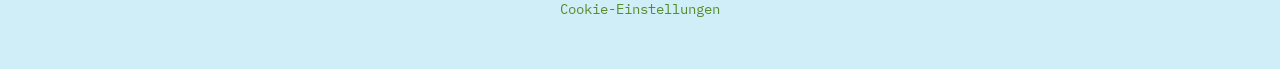
<file: impressum.html>
<!DOCTYPE html>
<html lang="de">
<head>
<meta charset="UTF-8">
<meta name="viewport" content="width=device-width, initial-scale=1.0">
<title>Impressum — Easter Hop</title>
<meta name="description" content="Impressum von hopzy.de (Easter Hop) — Angaben gemäß § 5 DDG.">
<meta name="robots" content="noindex, follow">
<link rel="canonical" href="https://www.hopzy.de/impressum.html">
<script async src="https://pagead2.googlesyndication.com/pagead/js/adsbygoogle.js?client=ca-pub-1969267771076427" crossorigin="anonymous"></script>
<link rel="stylesheet" href="./assets/seiten.css">
</head>
<body>

<nav>
  <div class="nav-inner">
    <a href="index.html" class="logo">HOP</a>
    <ul class="nav-links">
      <li><a href="index.html">Start</a></li>
      <li><a href="tipps.html">Tipps</a></li>
      <li><a href="technik.html">Technik</a></li>
      <li><a href="devlog.html">Devlog</a></li>
      <li class="hide-mobile"><a href="ueber-mich.html">Über mich</a></li>
      <li><a href="play.html" class="play">Spielen</a></li>
    </ul>
  </div>
</nav>

<main>
  <h1 class="page-title">Impressum</h1>

  <h2>Angaben gemäß § 5 DDG</h2>
  <p>
    Peter Jacob<br>
    Lofotenstr. 20b<br>
    22145 Hamburg<br>
    Deutschland
  </p>

  <h2>Kontakt</h2>
  <p>E-Mail: <a href="mailto:peter@jacobdigital.de">peter@jacobdigital.de</a></p>
  <p>Ich antworte in der Regel innerhalb von 1–2 Werktagen.</p>

  <h2>Verantwortlich für journalistisch-redaktionelle Inhalte gemäß § 18 Abs. 2 MStV</h2>
  <p>
    Peter Jacob<br>
    Lofotenstr. 20b<br>
    22145 Hamburg
  </p>

  <h2>Verbraucherstreitbeilegung</h2>
  <p>Ich bin nicht bereit und nicht verpflichtet, an Streitbeilegungsverfahren vor einer Verbraucherschlichtungsstelle teilzunehmen (§ 36 VSBG).</p>

  <h2>Haftung für Inhalte</h2>
  <p>Die Inhalte dieser Website wurden mit größter Sorgfalt erstellt. Für die Richtigkeit, Vollständigkeit und Aktualität der Inhalte kann ich jedoch keine Gewähr übernehmen. Als Diensteanbieter bin ich für eigene Inhalte auf diesen Seiten nach den allgemeinen Gesetzen verantwortlich. Verpflichtungen zur Entfernung oder Sperrung der Nutzung von Informationen nach den allgemeinen Gesetzen bleiben hiervon unberührt.</p>

  <h2>Haftung für Links</h2>
  <p>Diese Website enthält Links zu externen Websites Dritter, auf deren Inhalte ich keinen Einfluss habe. Für diese fremden Inhalte übernehme ich keine Gewähr; verantwortlich ist stets der jeweilige Anbieter oder Betreiber der verlinkten Seiten. Die verlinkten Seiten wurden zum Zeitpunkt der Verlinkung auf mögliche Rechtsverstöße überprüft. Bei Bekanntwerden von Rechtsverletzungen entferne ich derartige Links umgehend.</p>

  <h2>Urheberrecht</h2>
  <p>Der Spielcode, die Pixelgrafiken und die Texte auf dieser Website unterliegen dem deutschen Urheberrecht. Vervielfältigung, Bearbeitung und Verbreitung außerhalb der Grenzen des Urheberrechts bedürfen der schriftlichen Zustimmung. Wer aus dem quelloffen einsehbaren Spielcode etwas für eigene Hobby-Projekte lernen oder übernehmen möchte, darf mich gern einfach <a href="mailto:peter@jacobdigital.de">anschreiben</a>.</p>
</main>

<footer>
  <p>&copy; 2026 Easter Hop &mdash; Peter Jacob, Hamburg</p>
  <p>
    <a href="index.html">Start</a>
    <a href="play.html">Spielen</a>
    <a href="tipps.html">Tipps</a>
    <a href="technik.html">Technik</a>
    <a href="warum-browser-games.html">Blog</a>
    <a href="devlog.html">Devlog</a>
    <a href="ueber-mich.html">Über mich</a>
    <a href="impressum.html">Impressum</a>
    <a href="datenschutz.html">Datenschutz</a>
    <a href="#" id="cookie-settings-link">Cookie-Einstellungen</a>
  </p>
</footer>
<script src="./assets/site.js"></script>
</body>
</html>
</file>
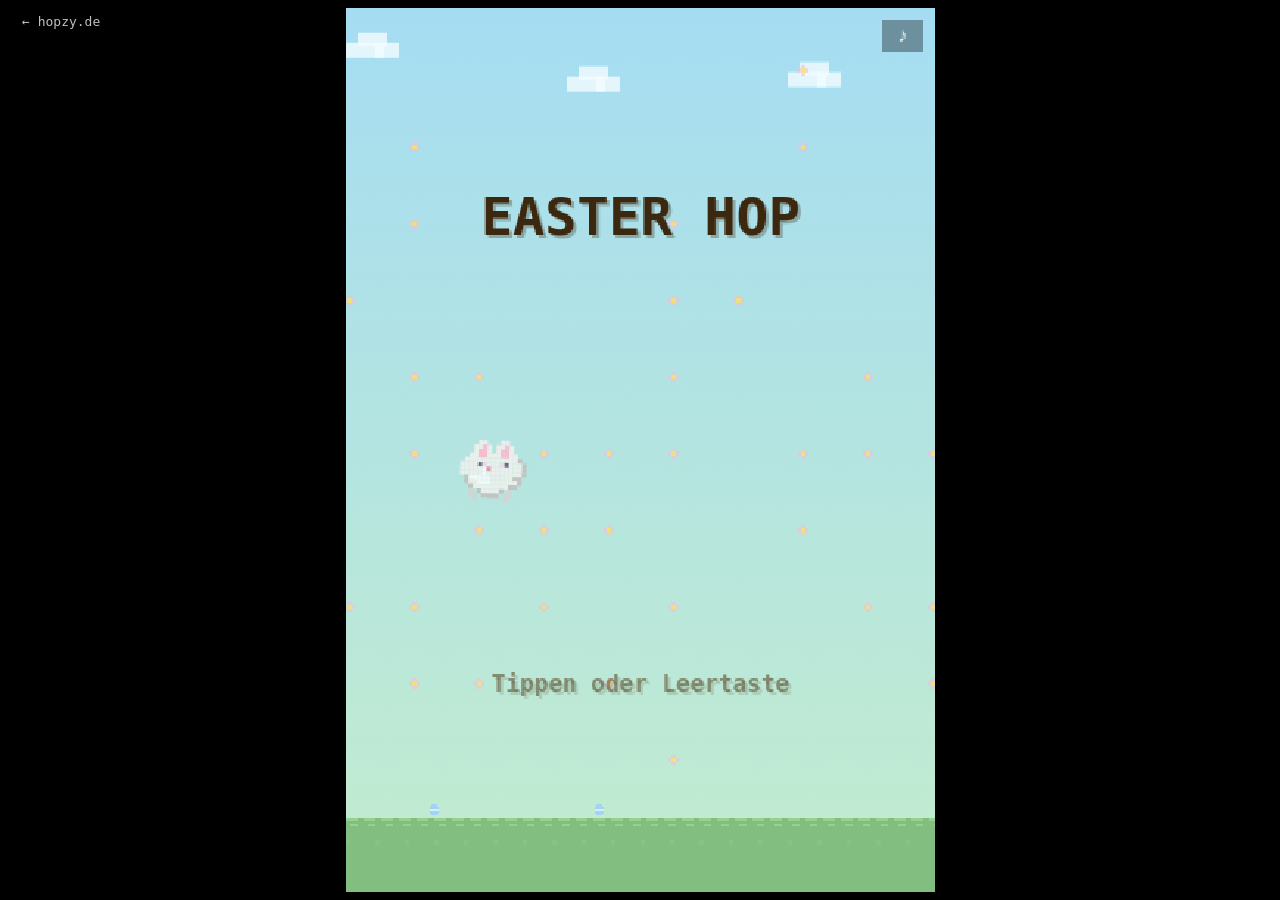
<file: play.html>
<!DOCTYPE html>
<html lang="de">
<head>
<meta charset="UTF-8">
<meta name="viewport" content="width=device-width, initial-scale=1.0, user-scalable=no">
<title>Easter Hop — jetzt spielen</title>
<meta name="description" content="Spiele Easter Hop direkt im Browser: Tippe oder drücke die Leertaste, um den Osterhasen durch die Gartenzäune zu lenken. Kostenlos, ohne Download.">
<link rel="canonical" href="https://www.hopzy.de/play.html">
<script async src="https://pagead2.googlesyndication.com/pagead/js/adsbygoogle.js?client=ca-pub-1969267771076427"
     crossorigin="anonymous"></script>
<style>
  * { margin: 0; padding: 0; box-sizing: border-box; }
  html, body {
    width: 100%; height: 100%;
    background: #000;
    overflow: hidden;
    touch-action: none;
    -webkit-touch-callout: none;
    -webkit-user-select: none;
    user-select: none;
  }
  #game-container {
    display: flex;
    align-items: center;
    justify-content: center;
    gap: 16px;
    width: 100%;
    height: 100%;
  }
  canvas {
    display: block;
    image-rendering: pixelated;
    image-rendering: crisp-edges;
    flex-shrink: 0;
  }
  #back-link {
    position: fixed;
    top: 10px;
    left: 12px;
    z-index: 10;
    font-family: monospace;
    font-size: 13px;
    color: rgba(255,255,255,0.75);
    text-decoration: none;
    background: rgba(0,0,0,0.35);
    padding: 4px 10px;
  }
  #back-link:hover { color: #fff; }
</style>
</head>
<body>
<input id="name-input" type="text" maxlength="10" autocomplete="off" autocorrect="off" autocapitalize="characters" spellcheck="false"
  style="position:fixed;left:-9999px;top:50%;width:1px;height:1px;opacity:0;font-size:16px;border:none;outline:none;background:transparent;">
<a id="back-link" href="index.html">&larr; hopzy.de</a>
<div id="game-container">
  <canvas id="game"></canvas>
</div>
<script>
// ============================================================
// SECTION 1: CANVAS SETUP & RESPONSIVE SCALING
// ============================================================
const canvas = document.getElementById('game');
const ctx = canvas.getContext('2d');

const W = 400;
const H = 600;
canvas.width = W;
canvas.height = H;

function resizeCanvas() {
  const availW = window.innerWidth - 16;
  const availH = window.innerHeight - 16;
  const scale = Math.min(availW / W, availH / H);
  canvas.style.width  = Math.floor(W * scale) + 'px';
  canvas.style.height = Math.floor(H * scale) + 'px';
}
window.addEventListener('resize', resizeCanvas);
resizeCanvas();

// ============================================================
// SECTION 2: CONSTANTS
// ============================================================
const GRAVITY          = 0.45;
const FLAP_IMPULSE     = -7.5;
const BASE_SCROLL_SPEED = 2.5;
const SPEED_RAMP       = 0.04;
const MAX_SCROLL_SPEED = 5.0;
const TERMINAL_VELOCITY = 10;

const MOLE_X     = 100;
const MOLE_SIZE  = 3;
const HITBOX_INSET = 3;

const OBSTACLE_WIDTH   = 52;
const OBSTACLE_SPACING = 220;
const INITIAL_GAP = 150;
const GAP_SHRINK  = 1.5;
const MIN_GAP     = 100;
const GAP_TOP_MIN    = 60;
const GAP_BOTTOM_MIN = 60;

const GROUND_HEIGHT = 50;
const GROUND_Y = H - GROUND_HEIGHT;

const DYING_FRAMES = 45;

const STATE = { START: 0, PLAYING: 1, DYING: 2, GAME_OVER: 3, NAME_ENTRY: 4 };

// ============================================================
// SECTION 2b: AUDIO
// ============================================================
const bgMusic = new Audio('./assets/song.mp4');
bgMusic.loop = true;
bgMusic.volume = 0.4;
let musicOn = true;
let musicStarted = false;

function toggleMusic() {
  musicOn = !musicOn;
  if (musicOn && musicStarted) bgMusic.play().catch(() => {});
  else bgMusic.pause();
}
function startMusicIfNeeded() {
  if (!musicStarted && musicOn) {
    bgMusic.play().catch(() => {});
    musicStarted = true;
  }
}

function isMusicToggle(cx, cy) {
  return cx >= W - 36 && cx <= W - 8 && cy >= 8 && cy <= 30;
}

// ============================================================
// SECTION 3: COLOR PALETTE SYSTEM
// ============================================================
const SPRING = {
  bg1:          [135, 206, 235],
  bg2:          [180, 230, 180],
  ground:       [ 80, 160,  60],
  groundDetail: [110, 190,  80],
  obstacle:     [238, 233, 218],  // off-white painted fence
  obstacleDark: [175, 168, 152],  // fence shadow / rail
  obstacleLight:[255, 252, 245],  // fence highlight
  obstacleLED:  [255, 200,  60],  // flower yellow
  particle:     [255, 200, 210],
  text:         [ 80,  50,  20],
  textGlow:     [160,  90,  30],
  tunnelLine:   [255, 255, 255],  // cloud white
  bgDetail:     [255, 160, 190],  // pink blossom petals
};

const SUMMER = {
  bg1:          [ 30, 120, 200],
  bg2:          [ 60, 180, 100],
  ground:       [ 40, 130,  40],
  groundDetail: [200, 210,  60],
  obstacle:     [228, 222, 200],  // slightly warmer white
  obstacleDark: [160, 152, 132],
  obstacleLight:[248, 244, 228],
  obstacleLED:  [255, 120,  40],  // orange poppy
  particle:     [255, 240,  80],
  text:         [255, 230, 160],
  textGlow:     [240, 180,  40],
  tunnelLine:   [255, 255, 255],
  bgDetail:     [255, 220,  60],  // golden sunflower petals
};

function lerpColor(a, b, t) {
  return [
    Math.round(a[0] + (b[0] - a[0]) * t),
    Math.round(a[1] + (b[1] - a[1]) * t),
    Math.round(a[2] + (b[2] - a[2]) * t),
  ];
}

function rgb(c)    { return `rgb(${c[0]},${c[1]},${c[2]})`; }
function rgba(c,a) { return `rgba(${c[0]},${c[1]},${c[2]},${a})`; }

function getPalette(score) {
  const t = Math.min(score / 30, 1.0);
  const p = {};
  for (const key in SPRING) {
    p[key] = lerpColor(SPRING[key], SUMMER[key], t);
  }
  return p;
}

// ============================================================
// SECTION 4: BUNNY PIXEL SPRITE
// ============================================================
const BUNNY_SPRITE = [
  '00000WW000WW00000',
  '0000WWPW0WWPW0000',
  '0000WPPW0WPPW0000',
  '000WWPPWWWPPWW000',
  '00WWWWWWWWWWWWD00',
  '0WWWWETWWWTEWWWD0',
  '0WWWWWKRWWWWWWWD0',
  '0WWWWWKWWWWWWWWD0',
  '00DKKKKKWWWWWDD00',
  '00DWWKKKWWWWWWD00',
  '000DWWWWWWWWDD000',
  '000F0DWWWWD0F0000',
  '000FF0DDDD0FF0000',
  '0000F000000F00000',
];

const BUNNY_COLORS = {
  'W': [240, 235, 225],
  'K': [255, 250, 245],
  'P': [255, 160, 180],
  'R': [240,  90, 120],
  'E': [ 40,  30,  60],
  'T': [255, 195, 205],
  'F': [200, 195, 188],
  'D': [175, 168, 158],
};

const BUNNY_W = BUNNY_SPRITE[0].length;
const BUNNY_H = BUNNY_SPRITE.length;

function drawBunny(x, y, rotation, squash) {
  ctx.save();
  ctx.translate(x, y);
  ctx.rotate(rotation);
  ctx.scale(squash, 2 - squash);

  const ox = -(BUNNY_W * MOLE_SIZE) / 2;
  const oy = -(BUNNY_H * MOLE_SIZE) / 2;

  for (let row = 0; row < BUNNY_H; row++) {
    for (let col = 0; col < BUNNY_W; col++) {
      const ch = BUNNY_SPRITE[row][col];
      if (ch === '0') continue;
      const c = BUNNY_COLORS[ch];
      if (!c) continue;
      ctx.fillStyle = rgb(c);
      ctx.fillRect(ox + col * MOLE_SIZE, oy + row * MOLE_SIZE, MOLE_SIZE, MOLE_SIZE);
    }
  }
  ctx.restore();
}

// ============================================================
// SECTION 5: PARTICLE SYSTEM
// ============================================================
const MAX_PARTICLES = 80;
const particles = [];
for (let i = 0; i < MAX_PARTICLES; i++) {
  particles.push({ active: false, x: 0, y: 0, vx: 0, vy: 0, life: 0, maxLife: 0, color: [0,0,0], size: 2 });
}

function spawnParticle(x, y, vx, vy, color, life, size) {
  for (let i = 0; i < MAX_PARTICLES; i++) {
    if (!particles[i].active) {
      const p = particles[i];
      p.active = true;
      p.x = x; p.y = y;
      p.vx = vx; p.vy = vy;
      p.color = color;
      p.life = life;
      p.maxLife = life;
      p.size = size || 2;
      return;
    }
  }
}

function spawnFlapParticles(x, y, palette) {
  for (let i = 0; i < 6; i++) {
    const vx = (Math.random() - 0.5) * 3;
    const vy = Math.random() * 3 + 1;
    const c = palette.particle;
    spawnParticle(
      x + Math.random() * 10 - 5, y + 10,
      vx, vy,
      [c[0] + Math.random() * 40 - 20,
       c[1] + Math.random() * 40 - 20,
       c[2] + Math.random() * 40 - 20],
      20 + Math.random() * 15, 2 + Math.random() * 2
    );
  }
}

function spawnDeathParticles(x, y, palette) {
  for (let i = 0; i < 18; i++) {
    const angle = (Math.PI * 2 / 18) * i + Math.random() * 0.3;
    const speed = 2 + Math.random() * 4;
    const c = i % 2 === 0 ? [255, 200, 220] : palette.particle;
    spawnParticle(x, y, Math.cos(angle) * speed, Math.sin(angle) * speed,
                  c, 30 + Math.random() * 20, 2 + Math.random() * 3);
  }
}

const FIREWORK_COLORS = [
  [255, 120, 170], // hot pink
  [100, 200, 255], // sky blue
  [255, 230,  60], // egg yellow
  [200, 140, 255], // lavender
  [120, 230, 130], // spring green
  [255, 175,  80], // warm orange
];

function spawnFirework(x, y) {
  const count = 28;
  for (let i = 0; i < count; i++) {
    const angle = (Math.PI * 2 / count) * i + Math.random() * 0.2;
    const speed = 3.5 + Math.random() * 4.5;
    const c = FIREWORK_COLORS[i % FIREWORK_COLORS.length];
    spawnParticle(
      x + (Math.random() - 0.5) * 8,
      y + (Math.random() - 0.5) * 8,
      Math.cos(angle) * speed,
      Math.sin(angle) * speed - 1.5,
      [c[0] + Math.random() * 30 - 15,
       c[1] + Math.random() * 30 - 15,
       c[2] + Math.random() * 30 - 15],
      40 + Math.random() * 25,
      2 + Math.random() * 3
    );
  }
}

function updateParticles() {
  for (let i = 0; i < MAX_PARTICLES; i++) {
    const p = particles[i];
    if (!p.active) continue;
    p.x += p.vx; p.y += p.vy;
    p.vy += 0.1;
    if (--p.life <= 0) p.active = false;
  }
}

function drawParticles() {
  for (let i = 0; i < MAX_PARTICLES; i++) {
    const p = particles[i];
    if (!p.active) continue;
    ctx.fillStyle = rgba(p.color, p.life / p.maxLife);
    ctx.fillRect(Math.round(p.x), Math.round(p.y), Math.round(p.size), Math.round(p.size));
  }
}

// ============================================================
// SECTION 5b: LEADERBOARD (Supabase + localStorage cache)
// ============================================================
const SB_URL = 'https://lhciizninqhcisffoybb.supabase.co';
const SB_KEY = 'sb_publishable_YXoWLTIJPnUYIWGxB9JGxg_whokIhvi';
const SB_HEADERS = { apikey: SB_KEY, Authorization: 'Bearer ' + SB_KEY, 'Content-Type': 'application/json' };

let cachedLeaderboard = [];
try { cachedLeaderboard = JSON.parse(localStorage.getItem('easter_lb_cache')) || []; } catch {}

async function fetchLeaderboard() {
  try {
    const res = await fetch(
      SB_URL + '/rest/v1/scores?select=name,score&order=score.desc&limit=3',
      { headers: SB_HEADERS }
    );
    if (res.ok) {
      cachedLeaderboard = await res.json();
      localStorage.setItem('easter_lb_cache', JSON.stringify(cachedLeaderboard));
    }
  } catch {}
}

async function submitScore(name, s) {
  const cleanName = name.trim().toUpperCase().slice(0, 10) || 'HASE';
  try {
    await fetch(SB_URL + '/rest/v1/scores', {
      method: 'POST',
      headers: { ...SB_HEADERS, Prefer: 'return=minimal' },
      body: JSON.stringify({ name: cleanName, score: s }),
    });
  } catch {}
  await fetchLeaderboard();
}

function loadLeaderboard() { return cachedLeaderboard; }

function qualifiesForLeaderboard(s) {
  return cachedLeaderboard.length < 3 || s > cachedLeaderboard[cachedLeaderboard.length - 1].score;
}

// ============================================================
// SECTION 6: OBSTACLE SYSTEM
// ============================================================
let obstacles = [];

function getGapSize(score)   { return Math.max(MIN_GAP, INITIAL_GAP - score * GAP_SHRINK); }
function getScrollSpeed(score) { return Math.min(MAX_SCROLL_SPEED, BASE_SCROLL_SPEED + score * SPEED_RAMP); }

function generateObstacle(x, score) {
  const gap = getGapSize(score);
  const minGapY  = GAP_TOP_MIN + gap / 2;
  const maxGapY  = GROUND_Y - GAP_BOTTOM_MIN - gap / 2;
  const gapCenterY = minGapY + Math.random() * (maxGapY - minGapY);
  return {
    x, gapCenterY, gapSize: gap, scored: false,
    variant: Math.floor(Math.random() * 3),
    ledPositions: Array.from({length: 4 + Math.floor(Math.random() * 4)}, () => ({
      y: Math.random(),
      side: Math.random() > 0.5 ? 0 : 1,
      blink: Math.random() * Math.PI * 2,
    })),
  };
}

// White picket fence section
function drawObstacleSection(x, y, w, h, palette, variant, leds, time) {
  if (h <= 0) return;

  // Main fence body (off-white)
  ctx.fillStyle = rgb(palette.obstacle);
  ctx.fillRect(x, y, w, h);

  // Left and right posts (slightly darker, full height)
  ctx.fillStyle = rgb(palette.obstacleDark);
  ctx.fillRect(x,         y, 5, h);
  ctx.fillRect(x + w - 5, y, 5, h);

  // Post highlight
  ctx.fillStyle = rgb(palette.obstacleLight);
  ctx.fillRect(x + 1,     y, 1, h);
  ctx.fillRect(x + w - 4, y, 1, h);

  // Two horizontal rails at ~20% and ~65% of height
  const r1Y = y + Math.max(6,  Math.floor(h * 0.20));
  const r2Y = y + Math.max(18, Math.floor(h * 0.65));
  ctx.fillStyle = rgb(palette.obstacleDark);
  if (r1Y + 5 < y + h) ctx.fillRect(x, r1Y, w, 5);
  if (r2Y + 5 < y + h) ctx.fillRect(x, r2Y, w, 5);
  ctx.fillStyle = rgb(palette.obstacleLight);
  if (r1Y + 5 < y + h) ctx.fillRect(x, r1Y, w, 1);
  if (r2Y + 5 < y + h) ctx.fillRect(x, r2Y, w, 1);

  // Vertical plank divider lines (shadow between planks)
  // Planks are 6px wide, 1px gap = 7px spacing, starting at x+5
  ctx.fillStyle = rgb(palette.obstacleDark);
  for (let px = x + 12; px < x + w - 5; px += 7) {
    ctx.fillRect(px, y, 1, h);
  }

  // Flower dot accents (matching palette LED color, pulsing)
  for (const led of leds) {
    const ly = y + led.y * h;
    if (ly < y + 5 || ly > y + h - 5) continue;
    const lx = led.side === 0 ? x + 7 : x + w - 10;
    const blink = Math.sin(time * 0.05 + led.blink) > 0 ? 1 : 0.4;
    ctx.fillStyle = rgba(palette.obstacleLED, blink);
    ctx.fillRect(lx,     ly + 1, 4, 4);
    ctx.fillRect(lx + 1, ly,     2, 6);
  }
}

function drawObstacles(palette, time) {
  for (const obs of obstacles) {
    const topH    = obs.gapCenterY - obs.gapSize / 2;
    const bottomY = obs.gapCenterY + obs.gapSize / 2;
    const bottomH = GROUND_Y - bottomY;

    // Top fence section
    drawObstacleSection(obs.x, 0, OBSTACLE_WIDTH, topH, palette, obs.variant, obs.ledPositions, time);
    // Downward pointed pickets into the gap
    ctx.fillStyle = rgb(palette.obstacle);
    for (let px = obs.x + 5; px < obs.x + OBSTACLE_WIDTH - 5; px += 7) {
      ctx.fillRect(px,     topH,     6, 4);
      ctx.fillRect(px + 1, topH + 4, 4, 3);
      ctx.fillRect(px + 2, topH + 7, 2, 3);
    }
    ctx.fillStyle = rgb(palette.obstacleLight);
    for (let px = obs.x + 5; px < obs.x + OBSTACLE_WIDTH - 5; px += 7) {
      ctx.fillRect(px, topH, 1, 4);
    }

    // Bottom fence section
    drawObstacleSection(obs.x, bottomY, OBSTACLE_WIDTH, bottomH, palette, obs.variant, obs.ledPositions, time);
    // Upward pointed pickets into the gap
    ctx.fillStyle = rgb(palette.obstacle);
    for (let px = obs.x + 5; px < obs.x + OBSTACLE_WIDTH - 5; px += 7) {
      ctx.fillRect(px,     bottomY - 10, 6, 4);
      ctx.fillRect(px + 1, bottomY - 6,  4, 3);
      ctx.fillRect(px + 2, bottomY - 3,  2, 3);
    }
    ctx.fillStyle = rgb(palette.obstacleLight);
    for (let px = obs.x + 5; px < obs.x + OBSTACLE_WIDTH - 5; px += 7) {
      ctx.fillRect(px, bottomY - 10, 1, 4);
    }
  }
}

// ============================================================
// SECTION 7: BACKGROUND RENDERER
// ============================================================
let bgOffset = 0;

// Pre-built egg color strings — avoids per-frame string allocation
const EGG_COLS   = ['rgb(240,148,178)', 'rgb(128,192,240)', 'rgb(252,224,72)', 'rgb(196,158,224)'];
const EGG_STRIPE = 'rgba(255,255,255,0.65)';

function drawBackground(palette, score) {
  // Sky gradient
  const grd = ctx.createLinearGradient(0, 0, 0, H);
  grd.addColorStop(0, rgb(palette.bg1));
  grd.addColorStop(1, rgb(palette.bg2));
  ctx.fillStyle = grd;
  ctx.fillRect(0, 0, W, H);

  // Scrolling clouds — y position derived from stable slot index, not pixel position
  const cloudSpacing = 150;
  const cloudOff = bgOffset * 0.18;
  ctx.fillStyle = rgba(palette.tunnelLine, 0.8);
  const startSlot = Math.floor(cloudOff / cloudSpacing) - 1;
  for (let slot = startSlot; slot <= startSlot + Math.ceil(W / cloudSpacing) + 2; slot++) {
    const cx = slot * cloudSpacing - cloudOff;
    if (cx > W + 40) break;
    const hash = Math.abs((Math.sin(slot * 127.1 + 311.7) * 43758.5453) % 1);
    const cy = 18 + hash * 32;
    ctx.fillRect(cx,      cy,     26, 10);
    ctx.fillRect(cx + 8,  cy - 7, 20, 9);
    ctx.fillRect(cx + 20, cy,     16, 10);
  }

  // Background flowers — slot-based so they don't flicker
  const t = Math.min(score / 30, 1.0);
  const fsp = t < 0.5 ? 44 : 30;
  const fdy = t < 0.5 ? 52 : 36;
  const flowerStart = Math.floor(bgOffset / fsp) - 1;
  // Pass 1: yellow centers
  ctx.fillStyle = 'rgba(255,215,40,0.85)';
  for (let sx = flowerStart; sx <= flowerStart + Math.ceil(W / fsp) + 2; sx++) {
    const dx = sx * fsp - bgOffset;
    if (dx > W) break;
    for (let dy = 40; dy < GROUND_Y - 15; dy += fdy) {
      const h2 = (Math.sin(sx * 12.345 + dy * 67.89) * 43758.5453) % 1;
      if (Math.abs(h2) < 0.32) ctx.fillRect(dx + 1, dy + 1, 3, 3);
    }
  }
  // Pass 2: petals (spring=pink, summer=yellow)
  ctx.fillStyle = rgba(palette.bgDetail, 0.6);
  for (let sx = flowerStart; sx <= flowerStart + Math.ceil(W / fsp) + 2; sx++) {
    const dx = sx * fsp - bgOffset;
    if (dx > W) break;
    for (let dy = 40; dy < GROUND_Y - 15; dy += fdy) {
      const h2 = (Math.sin(sx * 12.345 + dy * 67.89) * 43758.5453) % 1;
      if (Math.abs(h2) < 0.32) {
        ctx.fillRect(dx - 1, dy + 1, 2, 3);
        ctx.fillRect(dx + 4, dy + 1, 2, 3);
        ctx.fillRect(dx + 1, dy - 1, 3, 2);
        ctx.fillRect(dx + 1, dy + 4, 3, 2);
      }
    }
  }

  // Ground
  ctx.fillStyle = rgb(palette.ground);
  ctx.fillRect(0, GROUND_Y, W, GROUND_HEIGHT);

  // Easter eggs sitting on the lawn — slot-based so they don't jump
  const eggSpacing = 56;
  const eggStart = Math.floor(bgOffset / eggSpacing) - 1;
  for (let slot = eggStart; slot <= eggStart + Math.ceil(W / eggSpacing) + 2; slot++) {
    const ex = slot * eggSpacing - bgOffset;
    if (ex > W + 20) break;
    const hash = Math.abs((Math.sin(slot * 73.156 + 19.3) * 43758.5453) % 1);
    if (hash < 0.62) {
      const ey = GROUND_Y - 10;
      ctx.fillStyle = EGG_COLS[Math.floor(hash * 4)];
      ctx.fillRect(ex + 2, ey,     4, 2);
      ctx.fillRect(ex + 1, ey + 2, 6, 3);
      ctx.fillRect(ex + 1, ey + 5, 6, 2);
      ctx.fillRect(ex + 2, ey + 7, 4, 1);
      ctx.fillStyle = EGG_STRIPE;
      ctx.fillRect(ex + 1, ey + 4, 6, 1);
    }
  }

  // Grass surface
  ctx.fillStyle = rgb(palette.groundDetail);
  for (let gx = -bgOffset % 12; gx < W; gx += 12) {
    ctx.fillRect(gx,     GROUND_Y, 8, 2);
    ctx.fillRect(gx + 3, GROUND_Y + 4, 5, 1);
  }

  // Ground dots
  ctx.fillStyle = rgba(palette.groundDetail, 0.3);
  for (let gx = -bgOffset % 20; gx < W; gx += 20) {
    ctx.fillRect(gx, GROUND_Y + 15, 3, 3);
  }
}

// ============================================================
// SECTION 8: TEXT RENDERING
// ============================================================
function drawText(text, x, y, size, color, align) {
  ctx.save();
  ctx.font = `bold ${size}px monospace`;
  ctx.textAlign = align || 'center';
  ctx.textBaseline = 'middle';
  ctx.fillStyle = rgba(color, 0.3);
  ctx.fillText(text, x + 2, y + 2);
  ctx.fillStyle = rgb(color);
  ctx.fillText(text, x, y);
  ctx.restore();
}

function drawPixelNumber(num, x, y, scale, color) {
  const text = String(num);
  ctx.save();
  ctx.font = `bold ${scale}px monospace`;
  ctx.textAlign = 'center';
  ctx.textBaseline = 'middle';
  ctx.fillStyle = 'rgba(0,0,0,0.5)';
  ctx.fillText(text, x + 2, y + 2);
  ctx.fillStyle = rgb(color);
  ctx.fillText(text, x, y);
  ctx.restore();
}

// ============================================================
// SECTION 9: GAME STATE
// ============================================================
let state = STATE.START;
let score = 0;
let bestScore = parseInt(localStorage.getItem('easter_best_score')) || 0;

let moleY = H / 2;
let moleVY = 0;
let moleRotation = 0;
let moleSquash = 1.0;

let frameCount = 0;
let dyingTimer = 0;
let shakeX = 0;
let shakeY = 0;
let flapCooldown = 0;
let nameInput = '';
let nameCursor = 0;

function resetGame() {
  moleY = H / 2;
  moleVY = 0;
  moleRotation = 0;
  moleSquash = 1.0;
  score = 0;
  obstacles = [];
  frameCount = 0;
  dyingTimer = 0;
  shakeX = 0; shakeY = 0;
  flapCooldown = 0;
  bgOffset = 0;
  for (let i = 0; i < MAX_PARTICLES; i++) particles[i].active = false;
  for (let i = 0; i < 3; i++) {
    obstacles.push(generateObstacle(W + 150 + i * OBSTACLE_SPACING, 0));
  }
}

// ============================================================
// SECTION 10: COLLISION DETECTION
// ============================================================
function checkCollision() {
  const moleHalfW = (BUNNY_W * MOLE_SIZE) / 2 - HITBOX_INSET;
  const moleHalfH = (BUNNY_H * MOLE_SIZE) / 2 - HITBOX_INSET;

  const mLeft   = MOLE_X - moleHalfW;
  const mRight  = MOLE_X + moleHalfW;
  const mTop    = moleY  - moleHalfH;
  const mBottom = moleY  + moleHalfH;

  if (mBottom >= GROUND_Y) return true;
  if (mTop <= 0) return true;

  for (const obs of obstacles) {
    if (mRight > obs.x && mLeft < obs.x + OBSTACLE_WIDTH) {
      const gapTop    = obs.gapCenterY - obs.gapSize / 2;
      const gapBottom = obs.gapCenterY + obs.gapSize / 2;
      if (mTop < gapTop || mBottom > gapBottom) return true;
    }
  }
  return false;
}

// ============================================================
// SECTION 11: INPUT HANDLING
// ============================================================
let inputPressed = false;
function onInput() { inputPressed = true; }

const nameInputEl = document.getElementById('name-input');

// Sync typed characters from the native input element → nameInput
nameInputEl.addEventListener('input', () => {
  nameInput = nameInputEl.value.toUpperCase().slice(0, 10);
  nameInputEl.value = nameInput;
});
nameInputEl.addEventListener('keydown', (e) => {
  if (e.key === 'Enter') {
    e.preventDefault();
    if (nameInput.includes('96')) {
      alert('Liebe Bittners, das ist in diesem Spiel eine verbotene Zahl :-)');
      return;
    }
    submitScore(nameInput, score);
    nameInput = '';
    nameInputEl.value = '';
    nameInputEl.blur();
    state = STATE.GAME_OVER;
  }
});

document.addEventListener('keydown', (e) => {
  if (state === STATE.NAME_ENTRY) {
    if (e.key === 'Enter') {
      e.preventDefault();
      if (nameInput.includes('96')) {
        alert('Liebe Bittners, das ist in diesem Spiel eine verbotene Zahl :-)');
        return;
      }
      submitScore(nameInput, score);
      nameInput = '';
      nameInputEl.value = '';
      nameInputEl.blur();
      state = STATE.GAME_OVER;
    }
    // All other keys handled natively by nameInputEl
    return;
  }
  if (e.code === 'Space' || e.code === 'ArrowUp') { e.preventDefault(); onInput(); }
});
canvas.addEventListener('mousedown', (e) => {
  e.preventDefault();
  const rect = canvas.getBoundingClientRect();
  const cx = (e.clientX - rect.left) * (W / rect.width);
  const cy = (e.clientY - rect.top) * (H / rect.height);
  if (isMusicToggle(cx, cy)) { toggleMusic(); return; }
  onInput();
});
canvas.addEventListener('touchstart', (e) => {
  e.preventDefault();
  const t = e.touches[0];
  const rect = canvas.getBoundingClientRect();
  const cx = (t.clientX - rect.left) * (W / rect.width);
  const cy = (t.clientY - rect.top) * (H / rect.height);
  if (isMusicToggle(cx, cy)) { toggleMusic(); return; }
  if (state === STATE.NAME_ENTRY) { nameInputEl.focus(); return; }
  onInput();
}, { passive: false });

function handleInput() {
  if (!inputPressed) return;
  inputPressed = false;

  if (state === STATE.NAME_ENTRY) {
    return; // handled by nameInputEl + keydown
  }
  if (state === STATE.START) {
    resetGame();
    state = STATE.PLAYING;
    startMusicIfNeeded();
    return;
  }
  if (state === STATE.PLAYING && flapCooldown <= 0) {
    moleVY = FLAP_IMPULSE;
    moleSquash = 0.75;
    flapCooldown = 5;
    spawnFlapParticles(MOLE_X, moleY, getPalette(score));
    return;
  }
  if (state === STATE.GAME_OVER) {
    state = STATE.START;
    return;
  }
}

// ============================================================
// SECTION 12: UPDATE LOGIC
// ============================================================
function update() {
  frameCount++;
  handleInput();

  if (state === STATE.START) {
    moleY = H / 2 + Math.sin(frameCount * 0.03) * 15;
    moleRotation = Math.sin(frameCount * 0.02) * 0.05;
    updateParticles();
    return;
  }

  if (state === STATE.PLAYING) {
    moleVY += GRAVITY;
    if (moleVY > TERMINAL_VELOCITY) moleVY = TERMINAL_VELOCITY;
    moleY += moleVY;

    const targetRotation = Math.max(-0.5, Math.min(0.8, moleVY * 0.08));
    moleRotation += (targetRotation - moleRotation) * 0.15;
    moleSquash += (1.0 - moleSquash) * 0.15;
    if (flapCooldown > 0) flapCooldown--;

    const speed = getScrollSpeed(score);
    bgOffset += speed;

    for (const obs of obstacles) {
      obs.x -= speed;
      if (!obs.scored && obs.x + OBSTACLE_WIDTH < MOLE_X) {
        obs.scored = true;
        score++;
        if (score > bestScore) {
          bestScore = score;
          localStorage.setItem('easter_best_score', bestScore);
        }
        if (score % 10 === 0) spawnFirework(MOLE_X, moleY);
      }
    }

    while (obstacles.length > 0 && obstacles[0].x + OBSTACLE_WIDTH < -10) {
      obstacles.shift();
    }

    const lastObs = obstacles[obstacles.length - 1];
    if (!lastObs || lastObs.x < W - OBSTACLE_SPACING + OBSTACLE_WIDTH) {
      obstacles.push(generateObstacle(lastObs ? lastObs.x + OBSTACLE_SPACING : W + 50, score));
    }

    if (checkCollision()) {
      state = STATE.DYING;
      dyingTimer = DYING_FRAMES;
      spawnDeathParticles(MOLE_X, moleY, getPalette(score));
      shakeX = 6; shakeY = 6;
    }

    updateParticles();
    return;
  }

  if (state === STATE.DYING) {
    moleVY += GRAVITY * 0.5;
    moleY  += moleVY * 0.3;
    moleRotation += 0.15;
    shakeX *= 0.85; shakeY *= 0.85;
    if (--dyingTimer <= 0) {
      shakeX = 0; shakeY = 0;
      if (score > 0 && qualifiesForLeaderboard(score)) {
        nameInput = '';
        nameInputEl.value = '';
        state = STATE.NAME_ENTRY;
        nameInputEl.focus();
      } else {
        state = STATE.GAME_OVER;
      }
    }
    updateParticles();
    return;
  }

  if (state === STATE.NAME_ENTRY) {
    nameCursor++;
    updateParticles();
    return;
  }

  if (state === STATE.GAME_OVER) {
    updateParticles();
    return;
  }
}

function drawMusicToggle() {
  ctx.save();
  ctx.fillStyle = 'rgba(0,0,0,0.35)';
  ctx.fillRect(W - 36, 8, 28, 22);
  ctx.font = '14px sans-serif';
  ctx.textAlign = 'center';
  ctx.textBaseline = 'middle';
  ctx.fillStyle = musicOn ? 'rgba(255,255,255,0.9)' : 'rgba(255,100,100,0.85)';
  ctx.fillText(musicOn ? '♪' : '✕', W - 22, 19);
  ctx.restore();
}

// ============================================================
// SECTION 13: RENDER
// ============================================================
function render() {
  const palette = getPalette(score);

  ctx.save();
  if (state === STATE.DYING) {
    ctx.translate((Math.random() - 0.5) * shakeX, (Math.random() - 0.5) * shakeY);
  }

  drawBackground(palette, score);
  drawObstacles(palette, frameCount);
  drawParticles();

  if (state !== STATE.GAME_OVER) {
    drawBunny(MOLE_X, moleY, moleRotation, moleSquash);
  }

  ctx.restore();

  if (state === STATE.PLAYING) {
    drawPixelNumber(score, W / 2, 45, 36, palette.text);
  }

  // Start screen
  if (state === STATE.START) {
    ctx.fillStyle = 'rgba(220, 245, 255, 0.35)';
    ctx.fillRect(0, 0, W, H);

    drawText('EASTER HOP', W / 2, 145, 36, [60, 40, 15]);

    const sub = 0.5 + Math.sin(frameCount * 0.05) * 0.3;
    ctx.save();
    ctx.globalAlpha = sub;
    drawText('Tippen oder Leertaste', W / 2, H - 140, 16, [80, 55, 20]);
    ctx.restore();

    if (bestScore > 0) {
      drawText('Rekord: ' + bestScore, W / 2, H - 100, 14, [100, 65, 20]);
    }
  }

  // Name entry
  if (state === STATE.NAME_ENTRY) {
    ctx.fillStyle = 'rgba(20, 10, 40, 0.75)';
    ctx.fillRect(0, 0, W, H);

    drawText('NEUER REKORD!', W / 2, 130, 28, [255, 220, 60]);
    drawPixelNumber(score, W / 2, 185, 48, [255, 255, 255]);

    drawText('GIB DEINEN NAMEN EIN', W / 2, 260, 15, [200, 180, 255]);

    // Name input box
    const boxW = 220, boxH = 44;
    const boxX = (W - boxW) / 2;
    const boxY = 280;
    ctx.fillStyle = 'rgba(255,255,255,0.12)';
    ctx.fillRect(boxX, boxY, boxW, boxH);
    ctx.strokeStyle = 'rgba(255,220,60,0.8)';
    ctx.lineWidth = 2;
    ctx.strokeRect(boxX, boxY, boxW, boxH);

    const cursor = nameCursor % 60 < 30 ? '_' : ' ';
    ctx.save();
    ctx.font = 'bold 22px monospace';
    ctx.textAlign = 'center';
    ctx.textBaseline = 'middle';
    ctx.fillStyle = '#fff';
    ctx.fillText((nameInput + cursor).toUpperCase(), W / 2, boxY + boxH / 2);
    ctx.restore();

    drawText('ENTER bestaetigt', W / 2, 355, 13, [160, 150, 200]);
  }

  // Game over
  if (state === STATE.GAME_OVER) {
    ctx.fillStyle = 'rgba(0, 0, 0, 0.6)';
    ctx.fillRect(0, 0, W, H);

    drawText('DER HASE IST HIN', W / 2, 130, 24, palette.text);
    drawText('Zurueck in den Korb.', W / 2, 165, 13, palette.textGlow);

    drawText('Punkte', W / 2, 210, 14, palette.textGlow);
    drawPixelNumber(score, W / 2, 248, 42, palette.text);

    // Leaderboard
    const lb = loadLeaderboard();
    if (lb.length > 0) {
      drawText('BESTENLISTE', W / 2, 300, 13, [255, 220, 60]);
      const medals = ['#FFD700', '#C0C0C0', '#CD7F32'];
      lb.forEach((entry, i) => {
        const ey = 325 + i * 34;
        ctx.save();
        ctx.font = 'bold 16px monospace';
        ctx.textAlign = 'center';
        ctx.textBaseline = 'middle';
        ctx.fillStyle = medals[i] || '#aaa';
        ctx.fillText(`${i + 1}. ${entry.name.toUpperCase()}`, W / 2 - 20, ey);
        ctx.textAlign = 'right';
        ctx.fillText(String(entry.score), W / 2 + 80, ey);
        ctx.restore();
      });
    }

    const ra = 0.5 + Math.sin(frameCount * 0.05) * 0.3;
    ctx.save();
    ctx.globalAlpha = ra;
    drawText('Tippen oder Leertaste', W / 2, H - 60, 16, palette.text);
    ctx.restore();
  }

  // Death flash
  if (state === STATE.DYING && dyingTimer > DYING_FRAMES - 5) {
    ctx.fillStyle = `rgba(255,255,255,${(dyingTimer - (DYING_FRAMES - 5)) / 5 * 0.4})`;
    ctx.fillRect(0, 0, W, H);
  }

  drawMusicToggle();
}

// ============================================================
// SECTION 14: GAME LOOP
// ============================================================
const FIXED_DT = 1000 / 60;
let lastTime   = 0;
let accumulator = 0;

function gameLoop(timestamp) {
  if (lastTime === 0) lastTime = timestamp;
  let delta = timestamp - lastTime;
  lastTime = timestamp;
  if (delta > 200) delta = 200;
  accumulator += delta;
  while (accumulator >= FIXED_DT) {
    update();
    accumulator -= FIXED_DT;
  }
  render();
  requestAnimationFrame(gameLoop);
}

// ============================================================
// SECTION 15: INITIALIZATION
// ============================================================
moleY = H / 2;
fetchLeaderboard();
requestAnimationFrame(gameLoop);
</script>
</body>
</html>
</file>
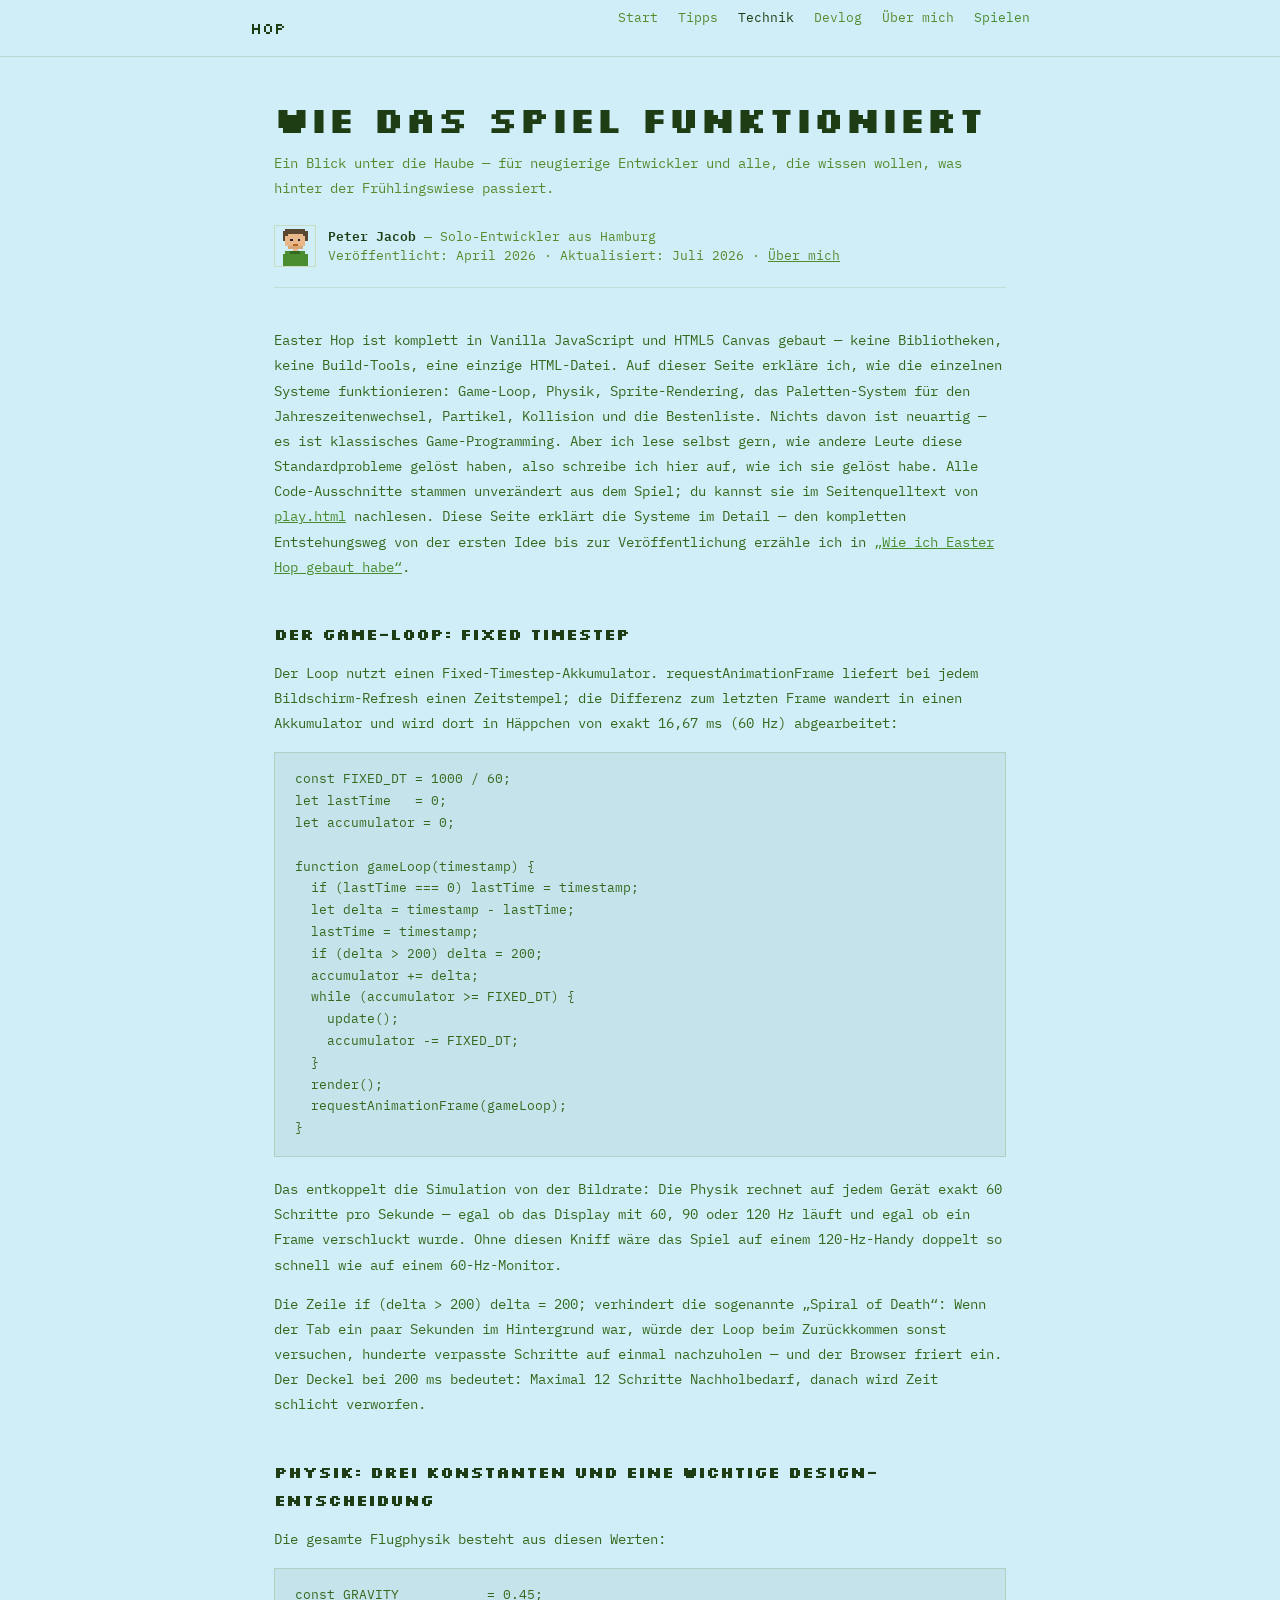
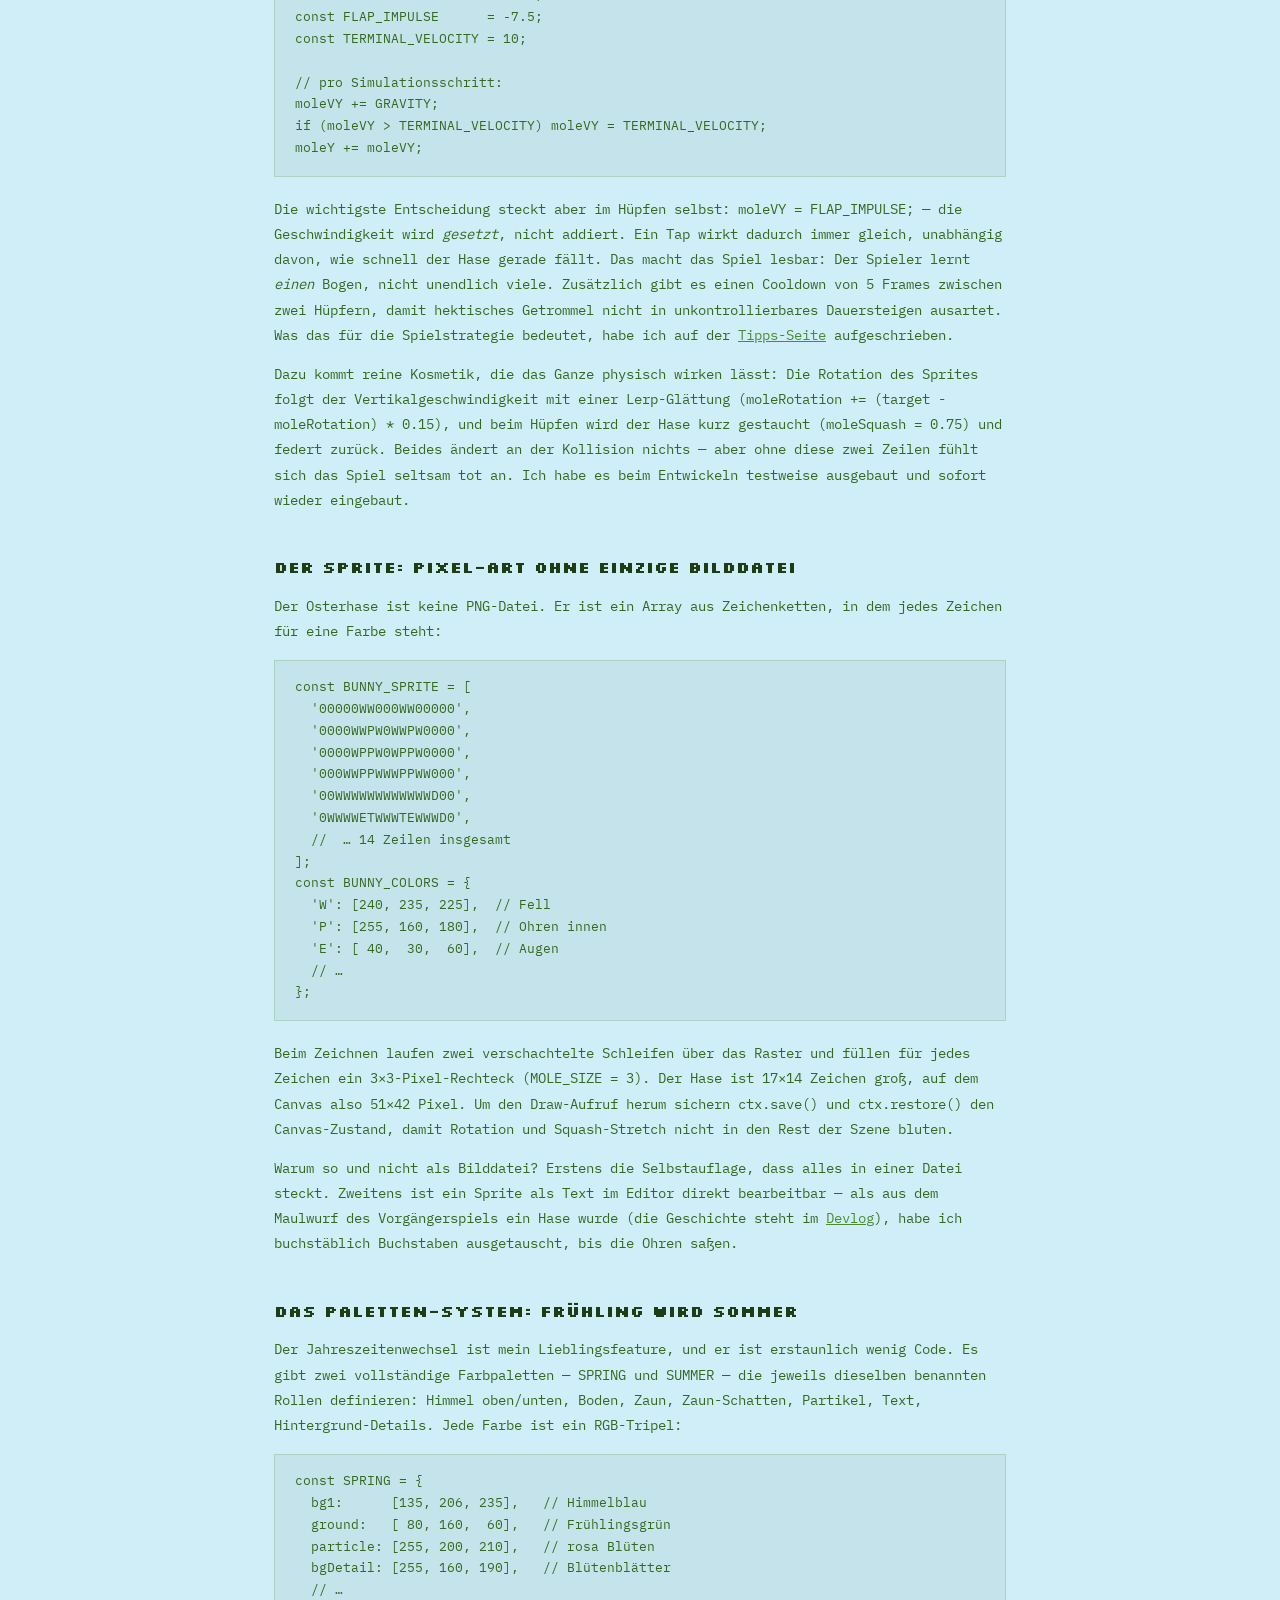
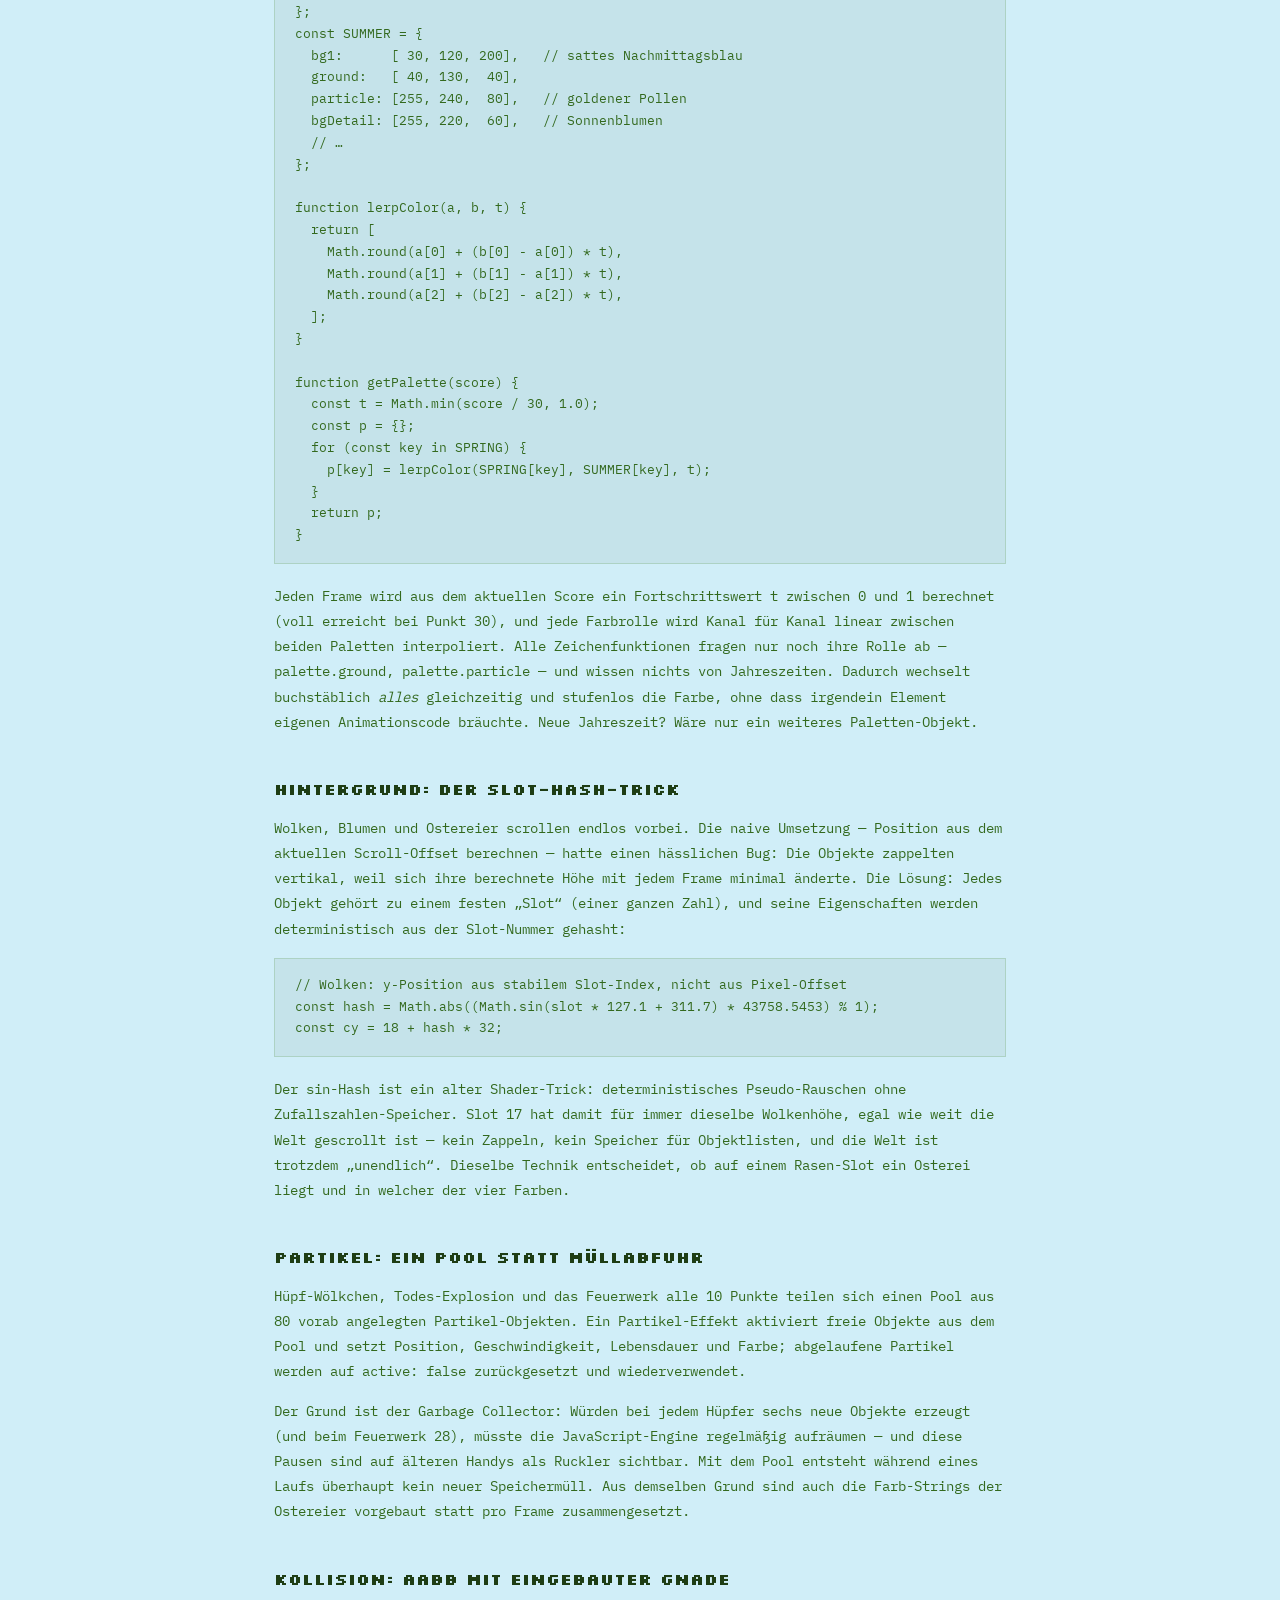
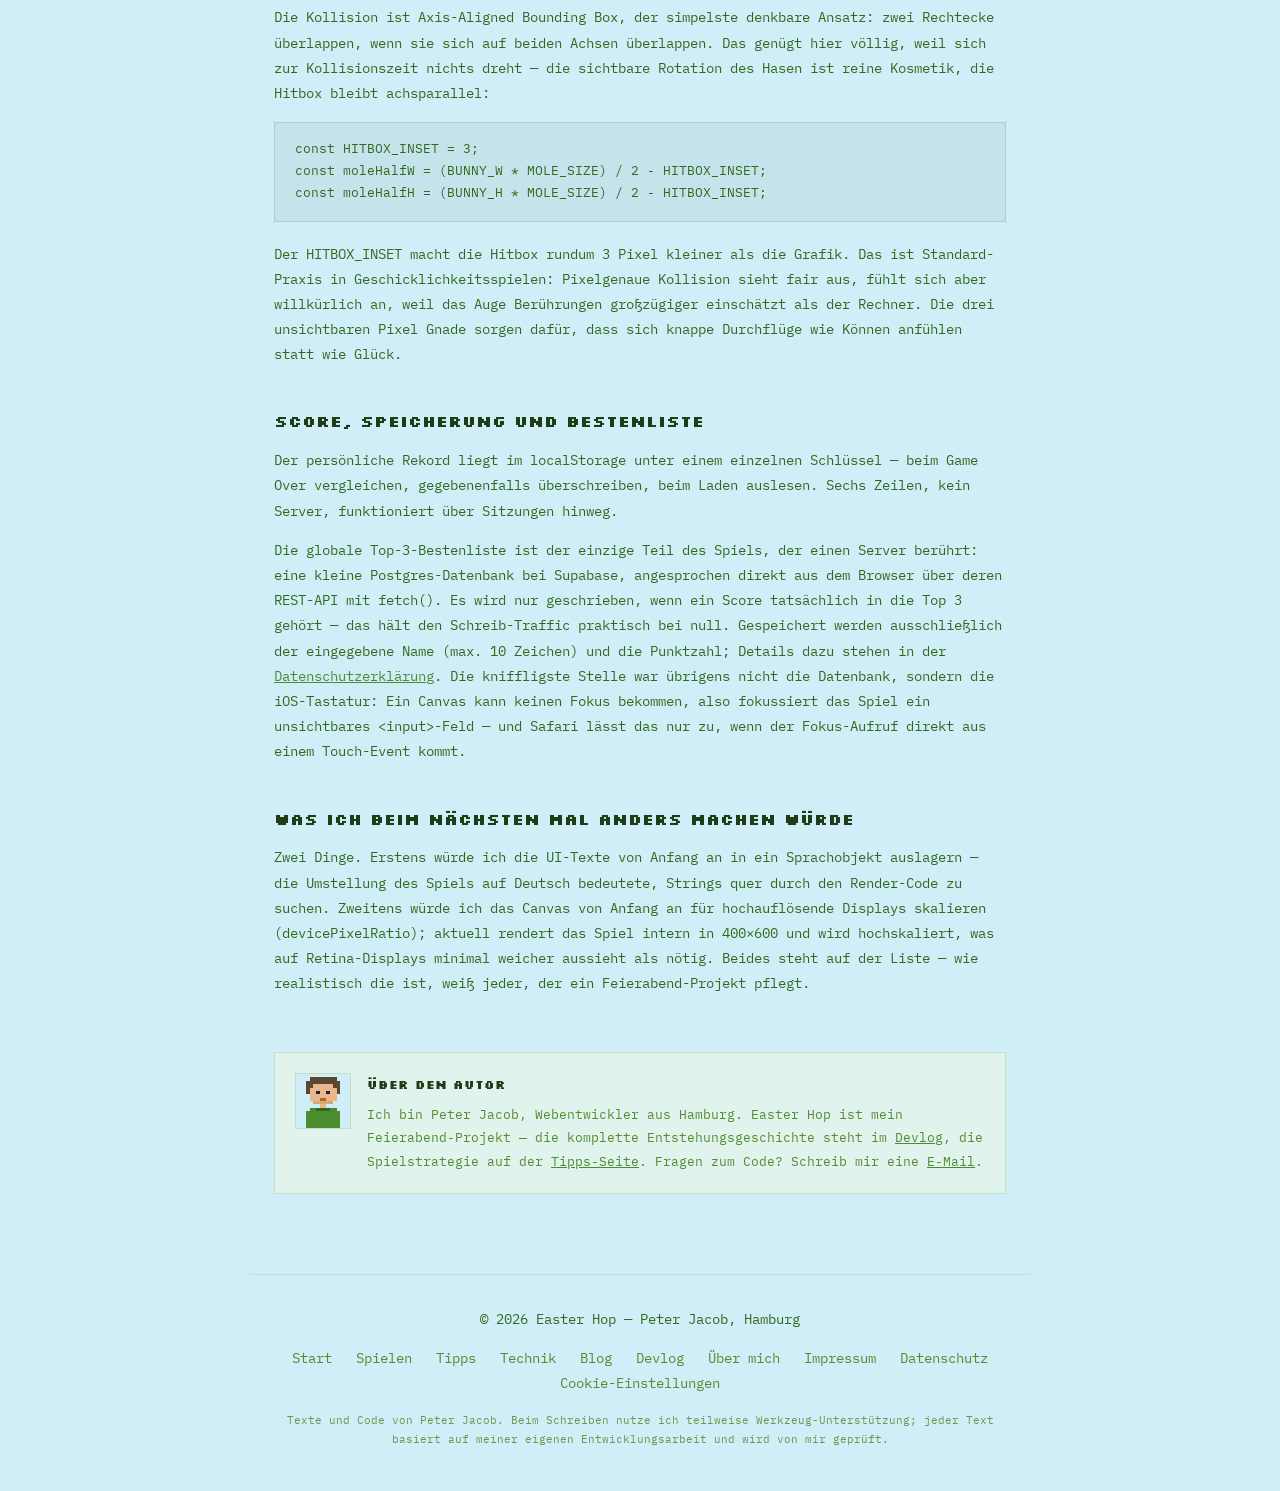
<file: tech.html>
<!DOCTYPE html>
<html lang="de">
<head>
<meta charset="UTF-8">
<meta http-equiv="refresh" content="0; url=./technik.html">
<link rel="canonical" href="https://www.hopzy.de/technik.html">
<meta name="robots" content="noindex">
<title>Weiterleitung — Easter Hop</title>
</head>
<body>
<p>Diese Seite ist umgezogen: <a href="./technik.html">Wie das Spiel funktioniert</a></p>
</body>
</html>
</file>
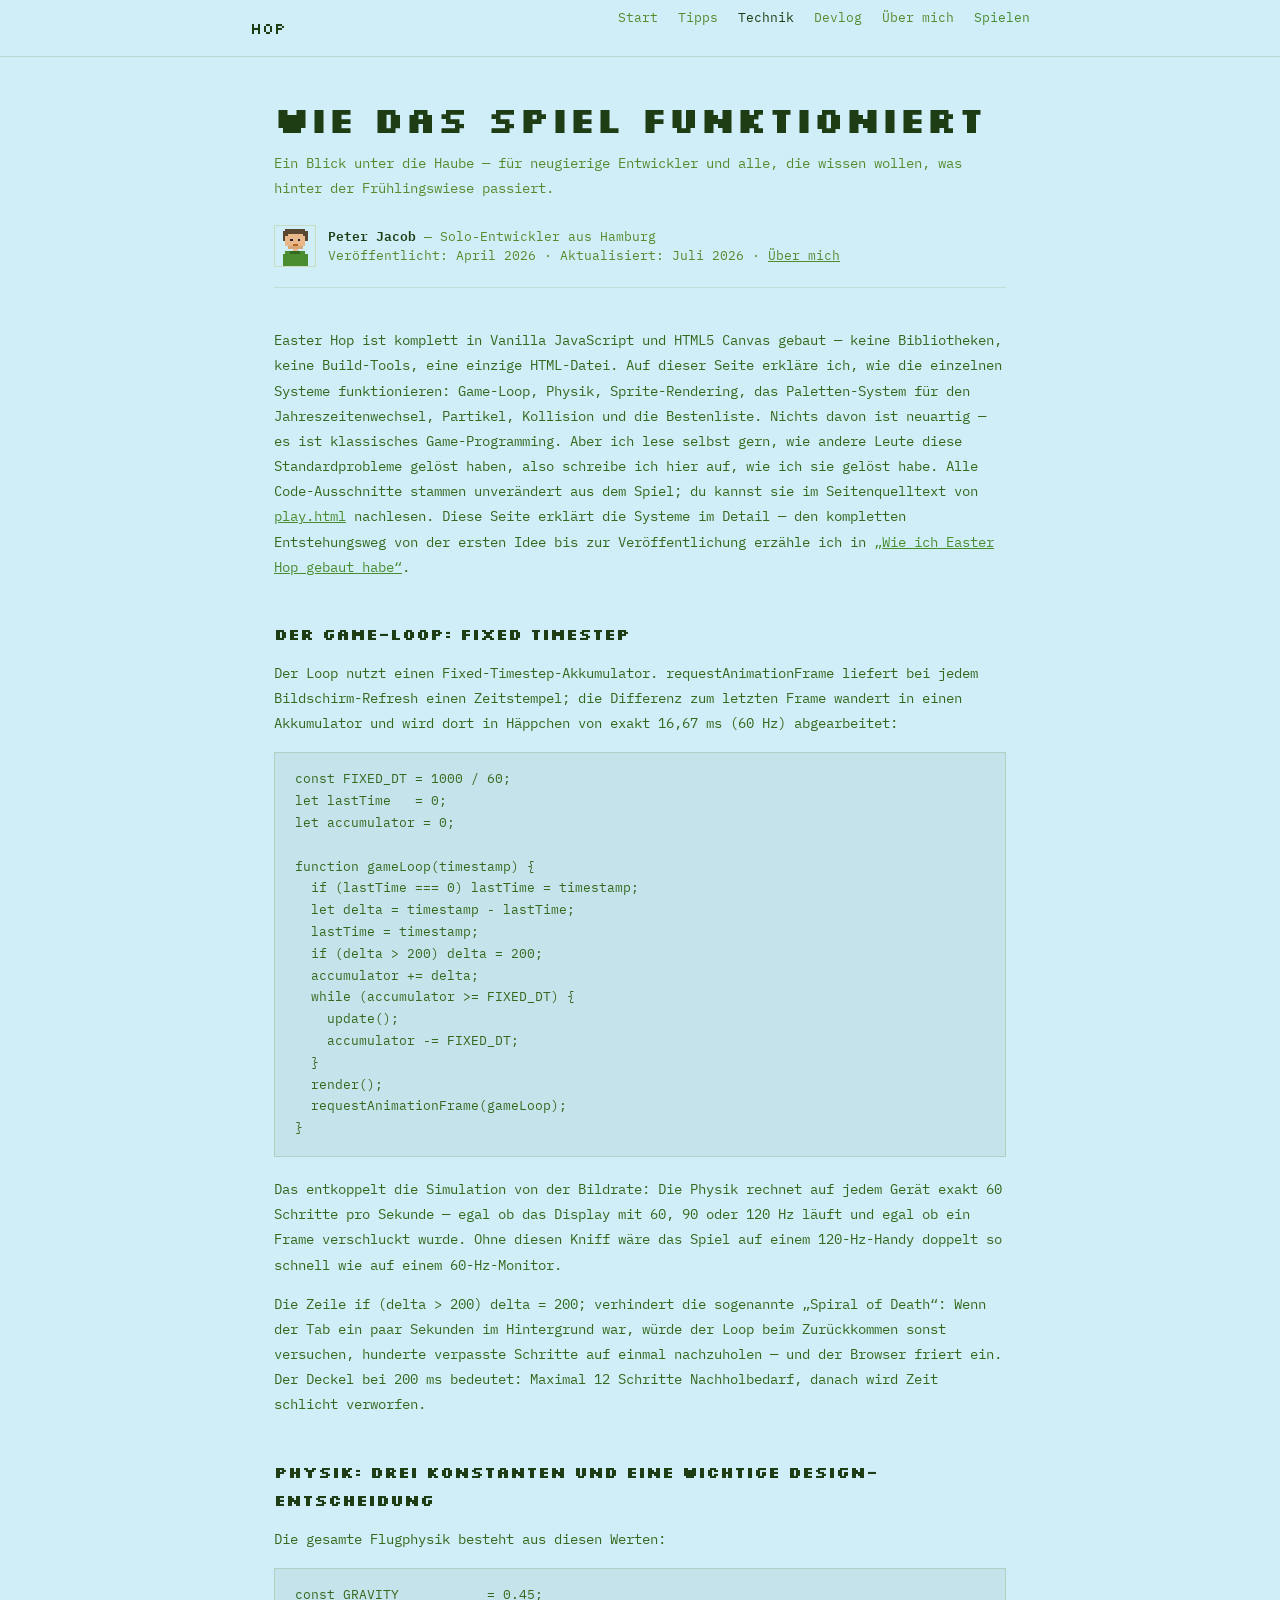
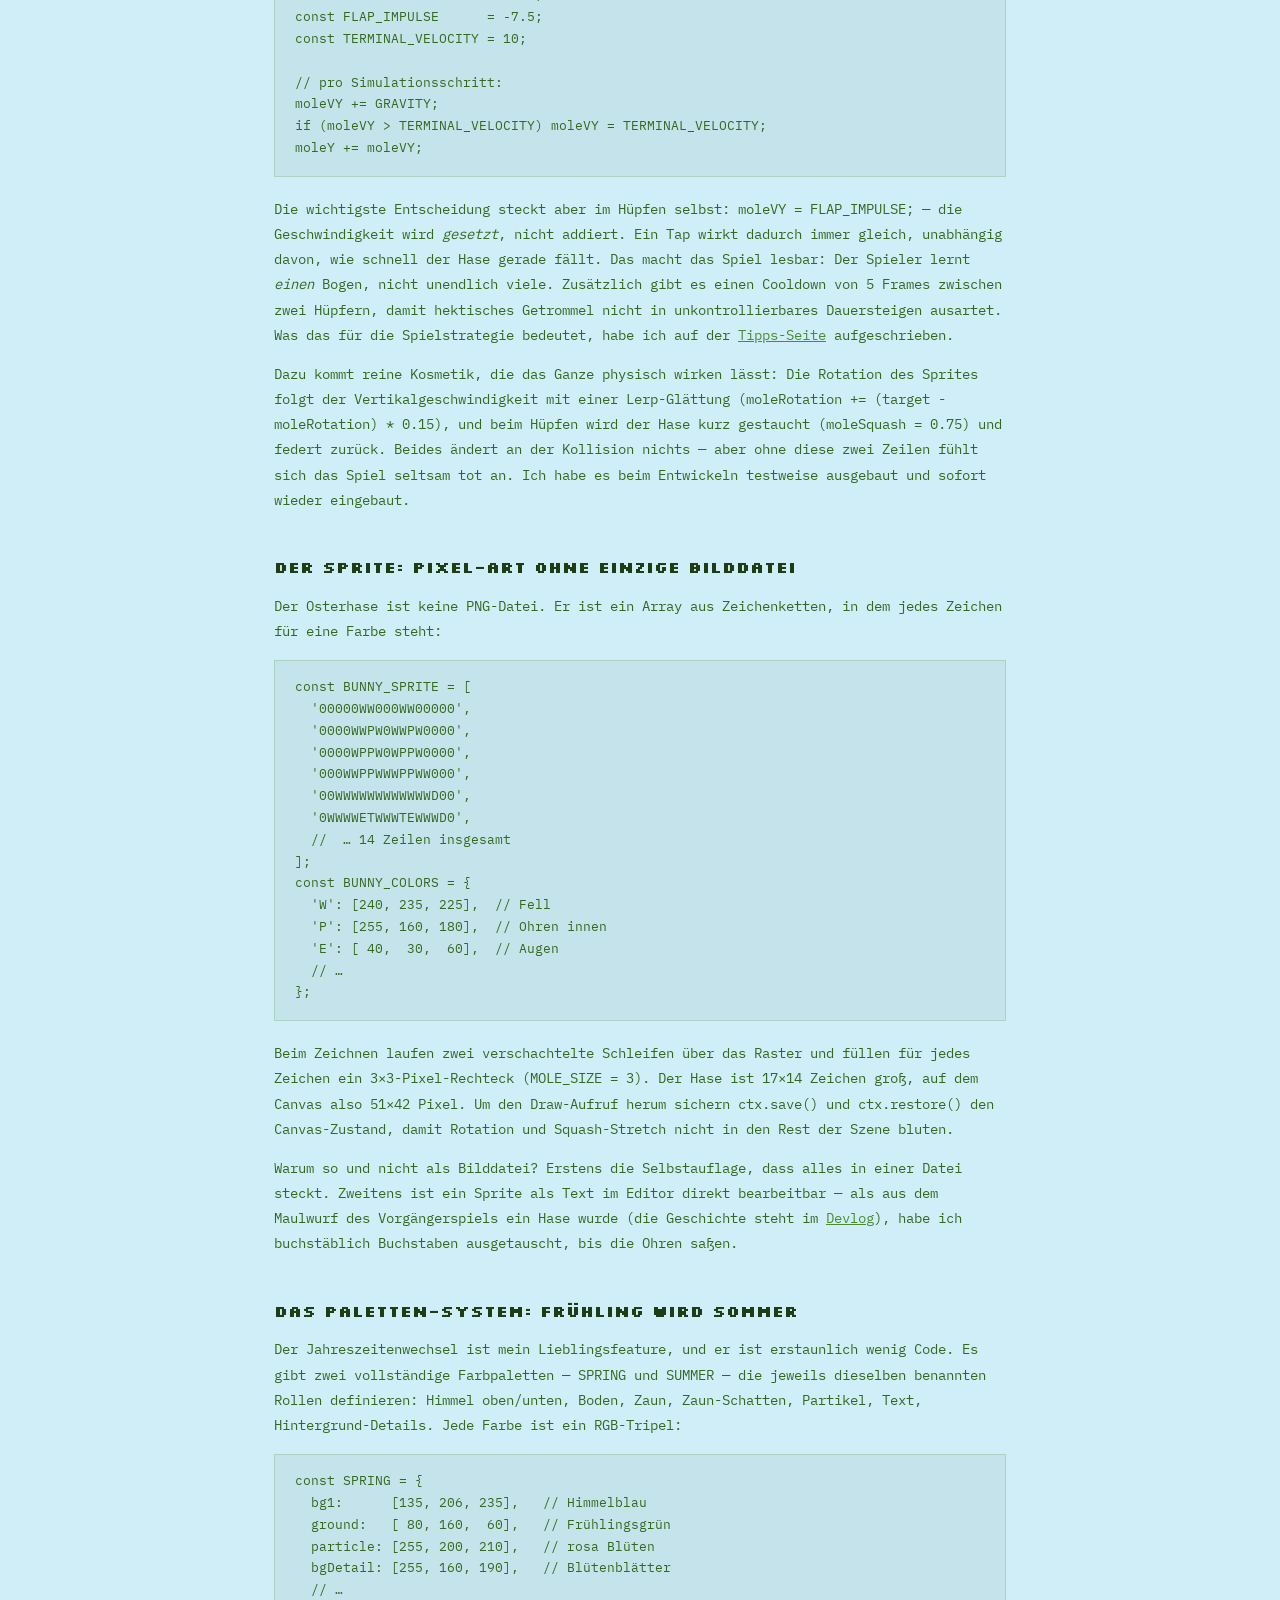
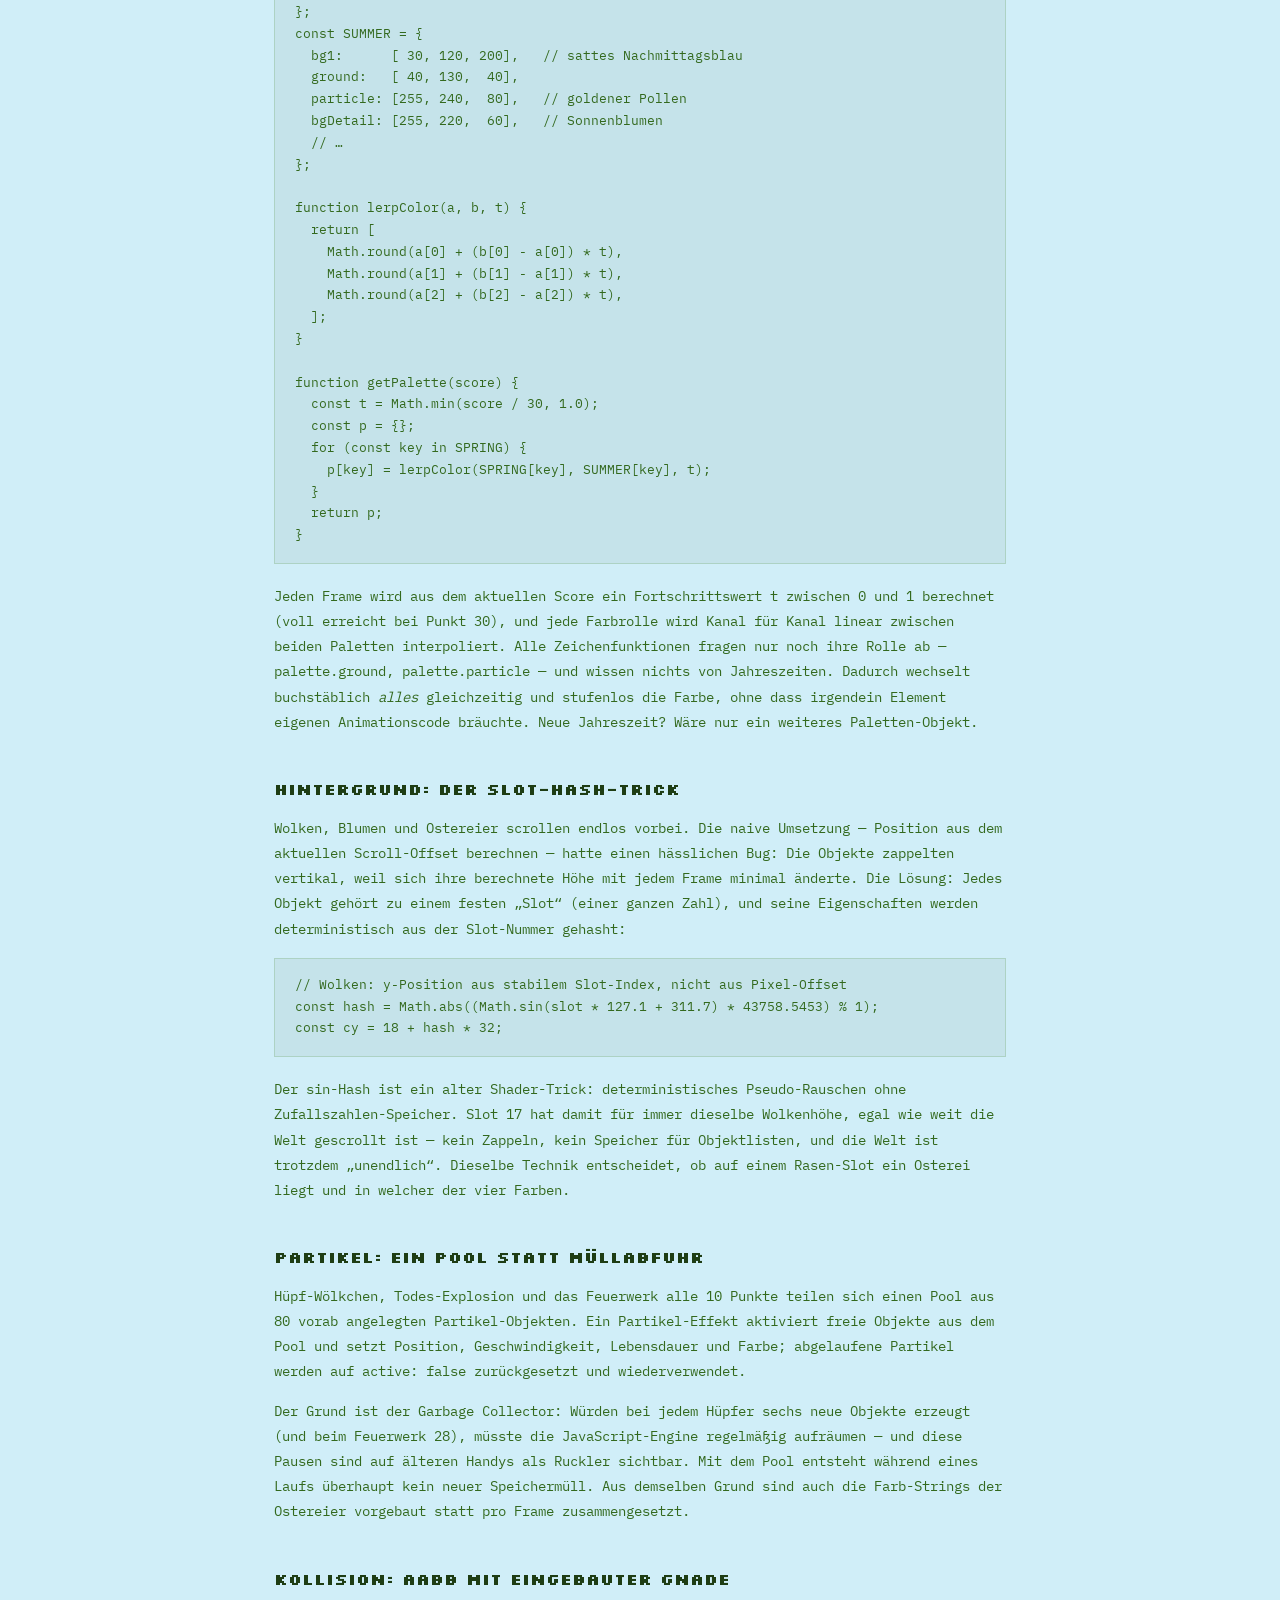
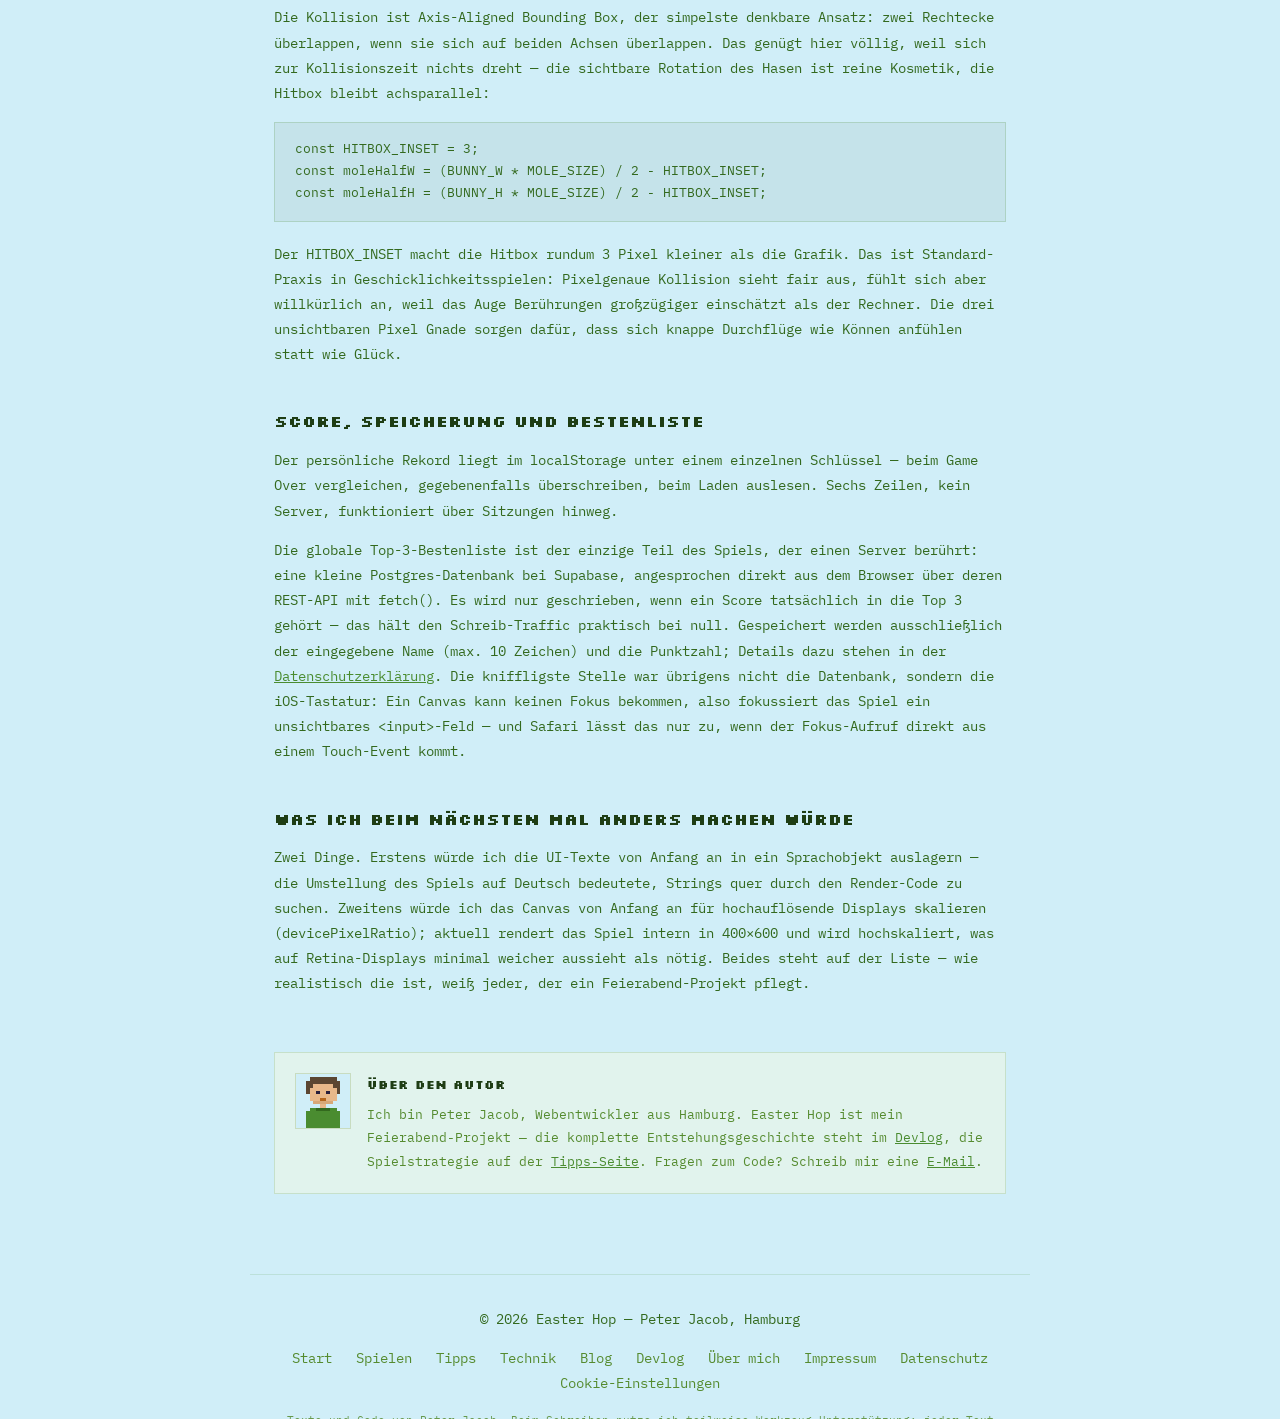
<file: technik.html>
<!DOCTYPE html>
<html lang="de">
<head>
<meta charset="UTF-8">
<meta name="viewport" content="width=device-width, initial-scale=1.0">
<title>Wie Easter Hop funktioniert — Technik-Deep-Dive</title>
<meta name="description" content="Ein technischer Blick unter die Haube von Easter Hop: Fixed-Timestep-Game-Loop, Physik mit echten Konstanten, Pixel-Sprites aus Zeichenketten, Paletten-Interpolation, Partikel-Pooling und AABB-Kollision — mit echtem Code aus dem Spiel.">
<link rel="canonical" href="https://www.hopzy.de/technik.html">
<meta property="og:title" content="Wie Easter Hop funktioniert — Technik-Deep-Dive">
<meta property="og:description" content="Game-Loop, Physik, Pixel-Sprites, Paletten-Interpolation und Kollision — mit echtem Code aus dem Spiel.">
<meta property="og:type" content="article">
<meta property="og:url" content="https://www.hopzy.de/technik.html">
<meta property="og:locale" content="de_DE">
<script async src="https://pagead2.googlesyndication.com/pagead/js/adsbygoogle.js?client=ca-pub-1969267771076427" crossorigin="anonymous"></script>
<script type="application/ld+json">
{
  "@context": "https://schema.org",
  "@type": "TechArticle",
  "headline": "Wie Easter Hop funktioniert — ein Blick unter die Haube",
  "inLanguage": "de-DE",
  "datePublished": "2026-04-16",
  "dateModified": "2026-07-04",
  "mainEntityOfPage": "https://www.hopzy.de/technik.html",
  "author": {
    "@type": "Person",
    "@id": "https://www.hopzy.de/ueber-mich.html#person",
    "name": "Peter Jacob",
    "url": "https://www.hopzy.de/ueber-mich.html"
  }
}
</script>
<link rel="stylesheet" href="./assets/seiten.css">
</head>
<body>

<nav>
  <div class="nav-inner">
    <a href="index.html" class="logo">HOP</a>
    <ul class="nav-links">
      <li><a href="index.html">Start</a></li>
      <li><a href="tipps.html">Tipps</a></li>
      <li><a href="technik.html" class="active">Technik</a></li>
      <li><a href="devlog.html">Devlog</a></li>
      <li class="hide-mobile"><a href="ueber-mich.html">Über mich</a></li>
      <li><a href="play.html" class="play">Spielen</a></li>
    </ul>
  </div>
</nav>

<main>
  <h1 class="page-title">Wie das Spiel funktioniert</h1>
  <p class="page-subtitle">Ein Blick unter die Haube — für neugierige Entwickler und alle, die wissen wollen, was hinter der Frühlingswiese passiert.</p>

  <div class="byline">
    <img class="avatar" src="./assets/avatar-peter.svg" alt="Pixel-Avatar von Peter Jacob" width="42" height="42">
    <div class="who">
      <strong>Peter Jacob</strong> — Solo-Entwickler aus Hamburg<br>
      Veröffentlicht: April 2026 · Aktualisiert: <time datetime="2026-07-04">Juli 2026</time> · <a href="ueber-mich.html">Über mich</a>
    </div>
  </div>

  <p>Easter Hop ist komplett in Vanilla JavaScript und HTML5 Canvas gebaut — keine Bibliotheken, keine Build-Tools, eine einzige HTML-Datei. Auf dieser Seite erkläre ich, wie die einzelnen Systeme funktionieren: Game-Loop, Physik, Sprite-Rendering, das Paletten-System für den Jahreszeitenwechsel, Partikel, Kollision und die Bestenliste. Nichts davon ist neuartig — es ist klassisches Game-Programming. Aber ich lese selbst gern, wie andere Leute diese Standardprobleme gelöst haben, also schreibe ich hier auf, wie ich sie gelöst habe. Alle Code-Ausschnitte stammen unverändert aus dem Spiel; du kannst sie im Seitenquelltext von <a href="play.html">play.html</a> nachlesen. Diese Seite erklärt die Systeme im Detail — den kompletten Entstehungsweg von der ersten Idee bis zur Veröffentlichung erzähle ich in <a href="wie-ich-easter-hop-gebaut-habe.html">„Wie ich Easter Hop gebaut habe“</a>.</p>

  <h2>Der Game-Loop: Fixed Timestep</h2>
  <p>Der Loop nutzt einen Fixed-Timestep-Akkumulator. <code>requestAnimationFrame</code> liefert bei jedem Bildschirm-Refresh einen Zeitstempel; die Differenz zum letzten Frame wandert in einen Akkumulator und wird dort in Häppchen von exakt 16,67 ms (60 Hz) abgearbeitet:</p>

<pre><code>const FIXED_DT = 1000 / 60;
let lastTime   = 0;
let accumulator = 0;

function gameLoop(timestamp) {
  if (lastTime === 0) lastTime = timestamp;
  let delta = timestamp - lastTime;
  lastTime = timestamp;
  if (delta &gt; 200) delta = 200;
  accumulator += delta;
  while (accumulator &gt;= FIXED_DT) {
    update();
    accumulator -= FIXED_DT;
  }
  render();
  requestAnimationFrame(gameLoop);
}</code></pre>

  <p>Das entkoppelt die Simulation von der Bildrate: Die Physik rechnet auf jedem Gerät exakt 60 Schritte pro Sekunde — egal ob das Display mit 60, 90 oder 120 Hz läuft und egal ob ein Frame verschluckt wurde. Ohne diesen Kniff wäre das Spiel auf einem 120-Hz-Handy doppelt so schnell wie auf einem 60-Hz-Monitor.</p>
  <p>Die Zeile <code>if (delta &gt; 200) delta = 200;</code> verhindert die sogenannte „Spiral of Death“: Wenn der Tab ein paar Sekunden im Hintergrund war, würde der Loop beim Zurückkommen sonst versuchen, hunderte verpasste Schritte auf einmal nachzuholen — und der Browser friert ein. Der Deckel bei 200 ms bedeutet: Maximal 12 Schritte Nachholbedarf, danach wird Zeit schlicht verworfen.</p>

  <h2>Physik: drei Konstanten und eine wichtige Design-Entscheidung</h2>
  <p>Die gesamte Flugphysik besteht aus diesen Werten:</p>

<pre><code>const GRAVITY           = 0.45;
const FLAP_IMPULSE      = -7.5;
const TERMINAL_VELOCITY = 10;

// pro Simulationsschritt:
moleVY += GRAVITY;
if (moleVY &gt; TERMINAL_VELOCITY) moleVY = TERMINAL_VELOCITY;
moleY += moleVY;</code></pre>

  <p>Die wichtigste Entscheidung steckt aber im Hüpfen selbst: <code>moleVY = FLAP_IMPULSE;</code> — die Geschwindigkeit wird <em>gesetzt</em>, nicht addiert. Ein Tap wirkt dadurch immer gleich, unabhängig davon, wie schnell der Hase gerade fällt. Das macht das Spiel lesbar: Der Spieler lernt <em>einen</em> Bogen, nicht unendlich viele. Zusätzlich gibt es einen Cooldown von 5 Frames zwischen zwei Hüpfern, damit hektisches Getrommel nicht in unkontrollierbares Dauersteigen ausartet. Was das für die Spielstrategie bedeutet, habe ich auf der <a href="tipps.html">Tipps-Seite</a> aufgeschrieben.</p>
  <p>Dazu kommt reine Kosmetik, die das Ganze physisch wirken lässt: Die Rotation des Sprites folgt der Vertikalgeschwindigkeit mit einer Lerp-Glättung (<code>moleRotation += (target - moleRotation) * 0.15</code>), und beim Hüpfen wird der Hase kurz gestaucht (<code>moleSquash = 0.75</code>) und federt zurück. Beides ändert an der Kollision nichts — aber ohne diese zwei Zeilen fühlt sich das Spiel seltsam tot an. Ich habe es beim Entwickeln testweise ausgebaut und sofort wieder eingebaut.</p>

  <h2>Der Sprite: Pixel-Art ohne einzige Bilddatei</h2>
  <p>Der Osterhase ist keine PNG-Datei. Er ist ein Array aus Zeichenketten, in dem jedes Zeichen für eine Farbe steht:</p>

<pre><code>const BUNNY_SPRITE = [
  '00000WW000WW00000',
  '0000WWPW0WWPW0000',
  '0000WPPW0WPPW0000',
  '000WWPPWWWPPWW000',
  '00WWWWWWWWWWWWD00',
  '0WWWWETWWWTEWWWD0',
  //  … 14 Zeilen insgesamt
];
const BUNNY_COLORS = {
  'W': [240, 235, 225],  // Fell
  'P': [255, 160, 180],  // Ohren innen
  'E': [ 40,  30,  60],  // Augen
  // …
};</code></pre>

  <p>Beim Zeichnen laufen zwei verschachtelte Schleifen über das Raster und füllen für jedes Zeichen ein 3×3-Pixel-Rechteck (<code>MOLE_SIZE = 3</code>). Der Hase ist 17×14 Zeichen groß, auf dem Canvas also 51×42 Pixel. Um den Draw-Aufruf herum sichern <code>ctx.save()</code> und <code>ctx.restore()</code> den Canvas-Zustand, damit Rotation und Squash-Stretch nicht in den Rest der Szene bluten.</p>
  <p>Warum so und nicht als Bilddatei? Erstens die Selbstauflage, dass alles in einer Datei steckt. Zweitens ist ein Sprite als Text im Editor direkt bearbeitbar — als aus dem Maulwurf des Vorgängerspiels ein Hase wurde (die Geschichte steht im <a href="devlog.html">Devlog</a>), habe ich buchstäblich Buchstaben ausgetauscht, bis die Ohren saßen.</p>

  <h2>Das Paletten-System: Frühling wird Sommer</h2>
  <p>Der Jahreszeitenwechsel ist mein Lieblingsfeature, und er ist erstaunlich wenig Code. Es gibt zwei vollständige Farbpaletten — <code>SPRING</code> und <code>SUMMER</code> — die jeweils dieselben benannten Rollen definieren: Himmel oben/unten, Boden, Zaun, Zaun-Schatten, Partikel, Text, Hintergrund-Details. Jede Farbe ist ein RGB-Tripel:</p>

<pre><code>const SPRING = {
  bg1:      [135, 206, 235],   // Himmelblau
  ground:   [ 80, 160,  60],   // Frühlingsgrün
  particle: [255, 200, 210],   // rosa Blüten
  bgDetail: [255, 160, 190],   // Blütenblätter
  // …
};
const SUMMER = {
  bg1:      [ 30, 120, 200],   // sattes Nachmittagsblau
  ground:   [ 40, 130,  40],
  particle: [255, 240,  80],   // goldener Pollen
  bgDetail: [255, 220,  60],   // Sonnenblumen
  // …
};

function lerpColor(a, b, t) {
  return [
    Math.round(a[0] + (b[0] - a[0]) * t),
    Math.round(a[1] + (b[1] - a[1]) * t),
    Math.round(a[2] + (b[2] - a[2]) * t),
  ];
}

function getPalette(score) {
  const t = Math.min(score / 30, 1.0);
  const p = {};
  for (const key in SPRING) {
    p[key] = lerpColor(SPRING[key], SUMMER[key], t);
  }
  return p;
}</code></pre>

  <p>Jeden Frame wird aus dem aktuellen Score ein Fortschrittswert <code>t</code> zwischen 0 und 1 berechnet (voll erreicht bei Punkt 30), und jede Farbrolle wird Kanal für Kanal linear zwischen beiden Paletten interpoliert. Alle Zeichenfunktionen fragen nur noch ihre Rolle ab — <code>palette.ground</code>, <code>palette.particle</code> — und wissen nichts von Jahreszeiten. Dadurch wechselt buchstäblich <em>alles</em> gleichzeitig und stufenlos die Farbe, ohne dass irgendein Element eigenen Animationscode bräuchte. Neue Jahreszeit? Wäre nur ein weiteres Paletten-Objekt.</p>

  <h2>Hintergrund: der Slot-Hash-Trick</h2>
  <p>Wolken, Blumen und Ostereier scrollen endlos vorbei. Die naive Umsetzung — Position aus dem aktuellen Scroll-Offset berechnen — hatte einen hässlichen Bug: Die Objekte zappelten vertikal, weil sich ihre berechnete Höhe mit jedem Frame minimal änderte. Die Lösung: Jedes Objekt gehört zu einem festen „Slot“ (einer ganzen Zahl), und seine Eigenschaften werden deterministisch aus der Slot-Nummer gehasht:</p>

<pre><code>// Wolken: y-Position aus stabilem Slot-Index, nicht aus Pixel-Offset
const hash = Math.abs((Math.sin(slot * 127.1 + 311.7) * 43758.5453) % 1);
const cy = 18 + hash * 32;</code></pre>

  <p>Der <code>sin</code>-Hash ist ein alter Shader-Trick: deterministisches Pseudo-Rauschen ohne Zufallszahlen-Speicher. Slot 17 hat damit für immer dieselbe Wolkenhöhe, egal wie weit die Welt gescrollt ist — kein Zappeln, kein Speicher für Objektlisten, und die Welt ist trotzdem „unendlich“. Dieselbe Technik entscheidet, ob auf einem Rasen-Slot ein Osterei liegt und in welcher der vier Farben.</p>

  <h2>Partikel: ein Pool statt Müllabfuhr</h2>
  <p>Hüpf-Wölkchen, Todes-Explosion und das Feuerwerk alle 10 Punkte teilen sich einen Pool aus 80 vorab angelegten Partikel-Objekten. Ein Partikel-Effekt aktiviert freie Objekte aus dem Pool und setzt Position, Geschwindigkeit, Lebensdauer und Farbe; abgelaufene Partikel werden auf <code>active: false</code> zurückgesetzt und wiederverwendet.</p>
  <p>Der Grund ist der Garbage Collector: Würden bei jedem Hüpfer sechs neue Objekte erzeugt (und beim Feuerwerk 28), müsste die JavaScript-Engine regelmäßig aufräumen — und diese Pausen sind auf älteren Handys als Ruckler sichtbar. Mit dem Pool entsteht während eines Laufs überhaupt kein neuer Speichermüll. Aus demselben Grund sind auch die Farb-Strings der Ostereier vorgebaut statt pro Frame zusammengesetzt.</p>

  <h2>Kollision: AABB mit eingebauter Gnade</h2>
  <p>Die Kollision ist Axis-Aligned Bounding Box, der simpelste denkbare Ansatz: zwei Rechtecke überlappen, wenn sie sich auf beiden Achsen überlappen. Das genügt hier völlig, weil sich zur Kollisionszeit nichts dreht — die sichtbare Rotation des Hasen ist reine Kosmetik, die Hitbox bleibt achsparallel:</p>

<pre><code>const HITBOX_INSET = 3;
const moleHalfW = (BUNNY_W * MOLE_SIZE) / 2 - HITBOX_INSET;
const moleHalfH = (BUNNY_H * MOLE_SIZE) / 2 - HITBOX_INSET;</code></pre>

  <p>Der <code>HITBOX_INSET</code> macht die Hitbox rundum 3 Pixel kleiner als die Grafik. Das ist Standard-Praxis in Geschicklichkeitsspielen: Pixelgenaue Kollision sieht fair aus, fühlt sich aber willkürlich an, weil das Auge Berührungen großzügiger einschätzt als der Rechner. Die drei unsichtbaren Pixel Gnade sorgen dafür, dass sich knappe Durchflüge wie Können anfühlen statt wie Glück.</p>

  <h2>Score, Speicherung und Bestenliste</h2>
  <p>Der persönliche Rekord liegt im <code>localStorage</code> unter einem einzelnen Schlüssel — beim Game Over vergleichen, gegebenenfalls überschreiben, beim Laden auslesen. Sechs Zeilen, kein Server, funktioniert über Sitzungen hinweg.</p>
  <p>Die globale Top-3-Bestenliste ist der einzige Teil des Spiels, der einen Server berührt: eine kleine Postgres-Datenbank bei Supabase, angesprochen direkt aus dem Browser über deren REST-API mit <code>fetch()</code>. Es wird nur geschrieben, wenn ein Score tatsächlich in die Top 3 gehört — das hält den Schreib-Traffic praktisch bei null. Gespeichert werden ausschließlich der eingegebene Name (max. 10 Zeichen) und die Punktzahl; Details dazu stehen in der <a href="datenschutz.html">Datenschutzerklärung</a>. Die kniffligste Stelle war übrigens nicht die Datenbank, sondern die iOS-Tastatur: Ein Canvas kann keinen Fokus bekommen, also fokussiert das Spiel ein unsichtbares <code>&lt;input&gt;</code>-Feld — und Safari lässt das nur zu, wenn der Fokus-Aufruf direkt aus einem Touch-Event kommt.</p>

  <h2>Was ich beim nächsten Mal anders machen würde</h2>
  <p>Zwei Dinge. Erstens würde ich die UI-Texte von Anfang an in ein Sprachobjekt auslagern — die Umstellung des Spiels auf Deutsch bedeutete, Strings quer durch den Render-Code zu suchen. Zweitens würde ich das Canvas von Anfang an für hochauflösende Displays skalieren (<code>devicePixelRatio</code>); aktuell rendert das Spiel intern in 400×600 und wird hochskaliert, was auf Retina-Displays minimal weicher aussieht als nötig. Beides steht auf der Liste — wie realistisch die ist, weiß jeder, der ein Feierabend-Projekt pflegt.</p>

  <div class="author-box">
    <img class="avatar" src="./assets/avatar-peter.svg" alt="" width="56" height="56">
    <div>
      <p><strong>Über den Autor</strong></p>
      <p>Ich bin Peter Jacob, Webentwickler aus Hamburg. Easter Hop ist mein Feierabend-Projekt — die komplette Entstehungsgeschichte steht im <a href="devlog.html">Devlog</a>, die Spielstrategie auf der <a href="tipps.html">Tipps-Seite</a>. Fragen zum Code? Schreib mir eine <a href="mailto:peter@jacobdigital.de">E-Mail</a>.</p>
    </div>
  </div>
</main>

<footer>
  <p>&copy; 2026 Easter Hop &mdash; Peter Jacob, Hamburg</p>
  <p>
    <a href="index.html">Start</a>
    <a href="play.html">Spielen</a>
    <a href="tipps.html">Tipps</a>
    <a href="technik.html">Technik</a>
    <a href="warum-browser-games.html">Blog</a>
    <a href="devlog.html">Devlog</a>
    <a href="ueber-mich.html">Über mich</a>
    <a href="impressum.html">Impressum</a>
    <a href="datenschutz.html">Datenschutz</a>
    <a href="#" id="cookie-settings-link">Cookie-Einstellungen</a>
  </p>
  <p class="footer-note">Texte und Code von Peter Jacob. Beim Schreiben nutze ich teilweise Werkzeug-Unterstützung; jeder Text basiert auf meiner eigenen Entwicklungsarbeit und wird von mir geprüft.</p>
</footer>
<script src="./assets/site.js"></script>
</body>
</html>
</file>
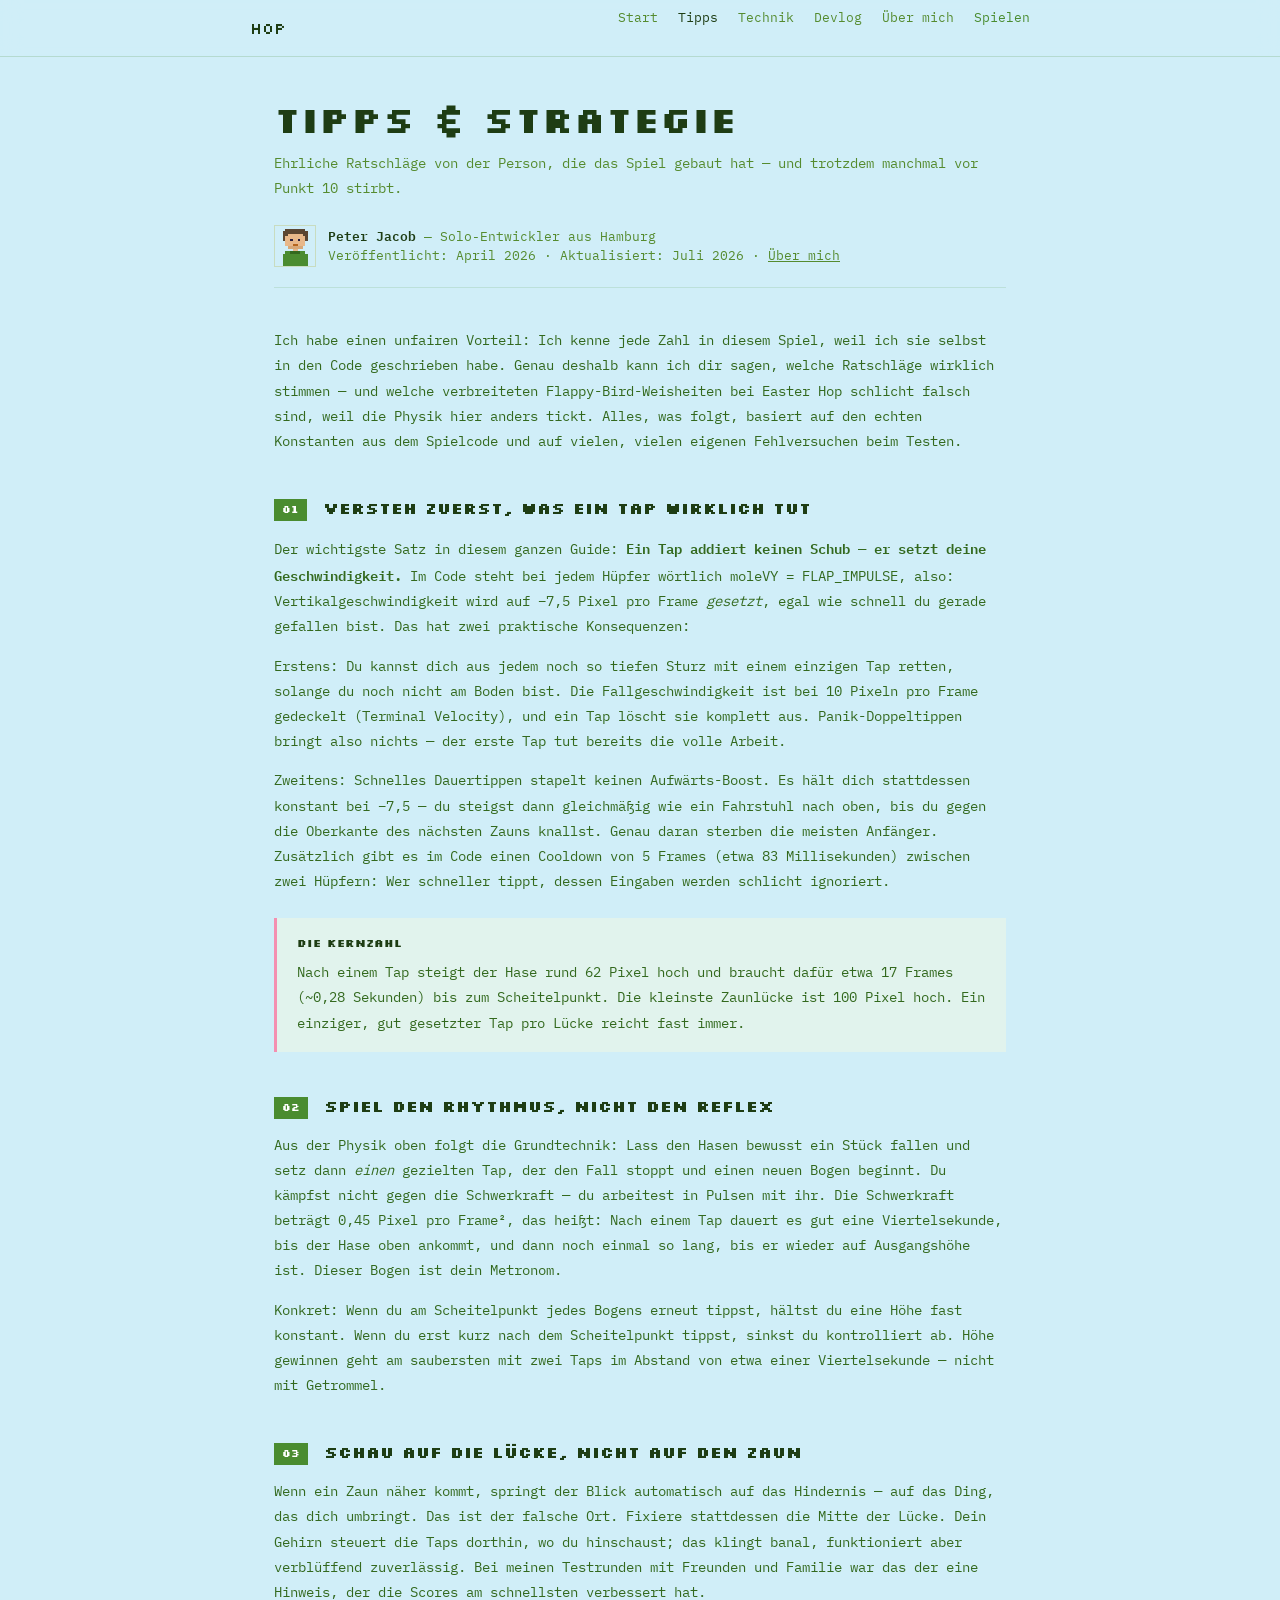
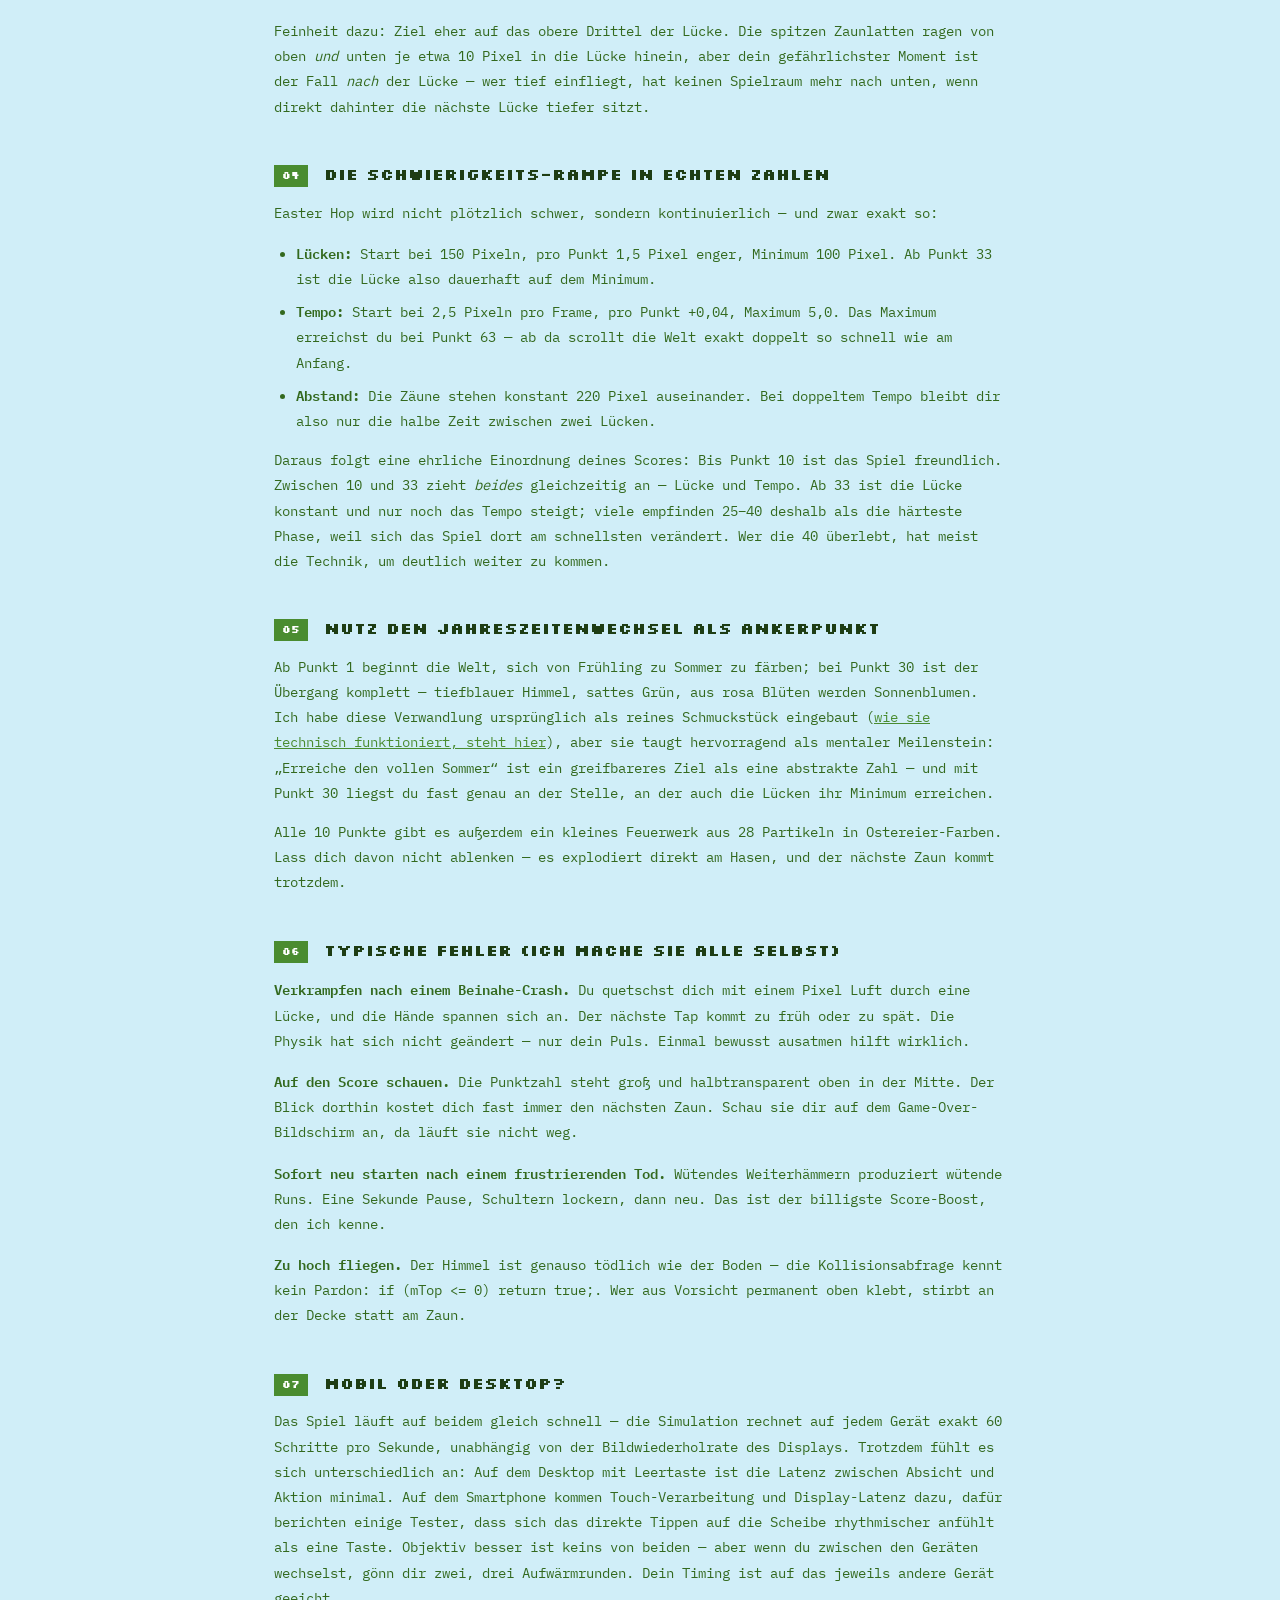
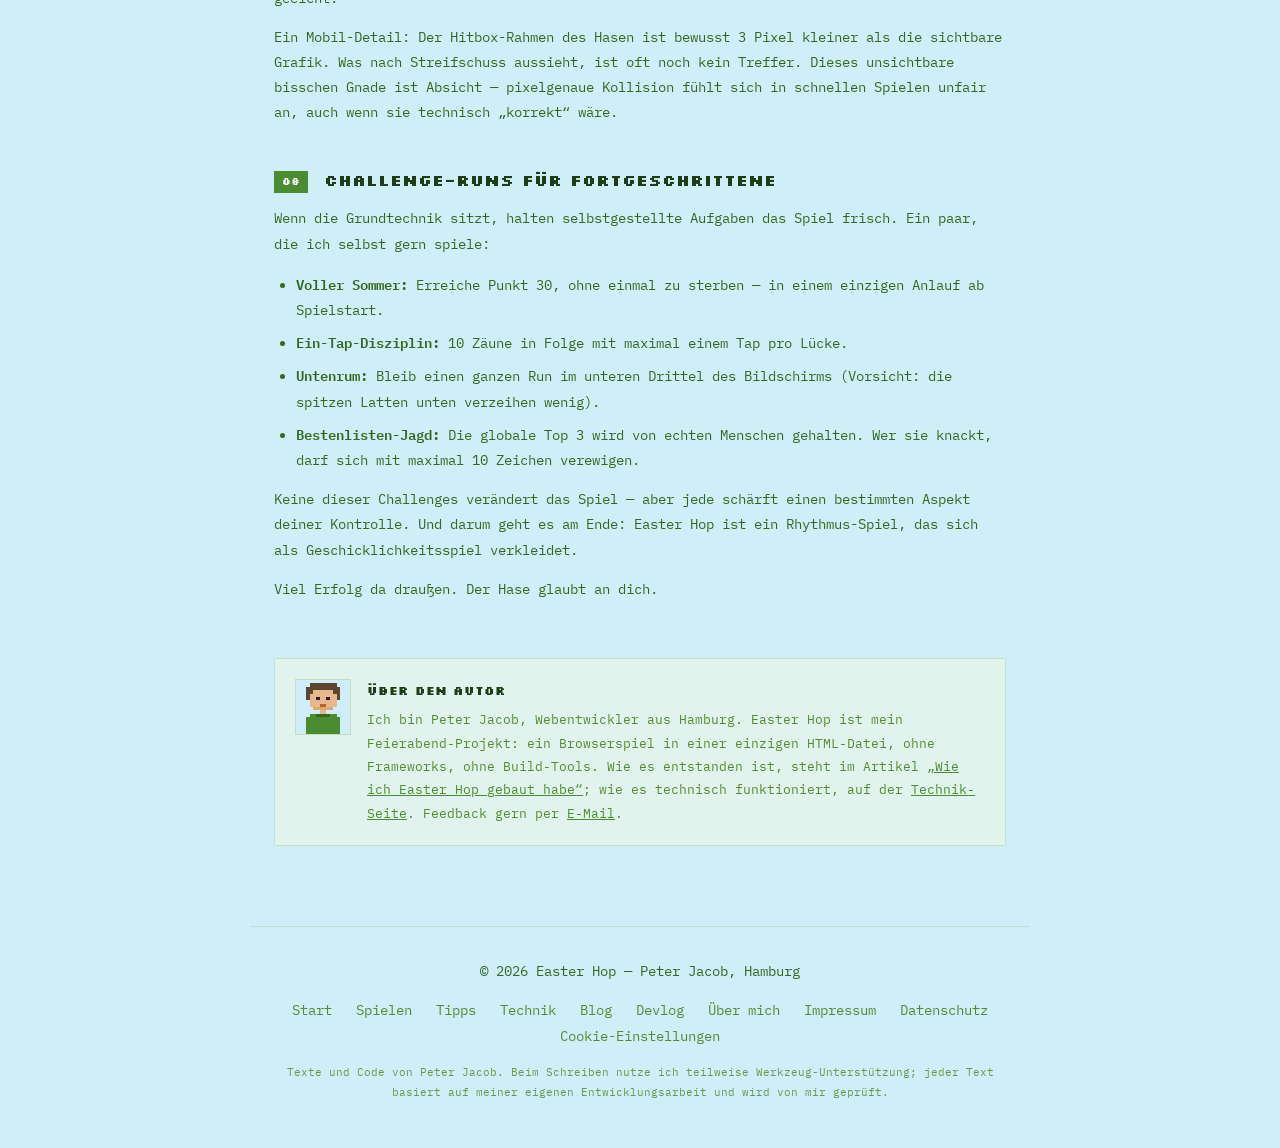
<file: tipps.html>
<!DOCTYPE html>
<html lang="de">
<head>
<meta charset="UTF-8">
<meta name="viewport" content="width=device-width, initial-scale=1.0">
<title>Tipps &amp; Strategie — Easter Hop</title>
<meta name="description" content="Ehrliche Tipps für einen hohen Score in Easter Hop, direkt vom Entwickler: die echte Physik hinter dem Hüpfen, wie du Lücken liest, die Schwierigkeits-Rampe in Zahlen und typische Fehler.">
<link rel="canonical" href="https://www.hopzy.de/tipps.html">
<meta property="og:title" content="Tipps &amp; Strategie — Easter Hop">
<meta property="og:description" content="Ehrliche Tipps für einen hohen Score, direkt vom Entwickler — mit den echten Zahlen aus dem Spielcode.">
<meta property="og:type" content="article">
<meta property="og:url" content="https://www.hopzy.de/tipps.html">
<meta property="og:locale" content="de_DE">
<script async src="https://pagead2.googlesyndication.com/pagead/js/adsbygoogle.js?client=ca-pub-1969267771076427" crossorigin="anonymous"></script>
<script type="application/ld+json">
{
  "@context": "https://schema.org",
  "@type": "Article",
  "headline": "Tipps & Strategie für Easter Hop — vom Entwickler",
  "inLanguage": "de-DE",
  "datePublished": "2026-04-14",
  "dateModified": "2026-07-04",
  "mainEntityOfPage": "https://www.hopzy.de/tipps.html",
  "author": {
    "@type": "Person",
    "@id": "https://www.hopzy.de/ueber-mich.html#person",
    "name": "Peter Jacob",
    "url": "https://www.hopzy.de/ueber-mich.html"
  }
}
</script>
<link rel="stylesheet" href="./assets/seiten.css">
<style>
  .tip-number {
    display: inline-block;
    font-family: var(--font-display);
    font-size: 10px;
    color: #fff;
    background: var(--spring-green);
    padding: 2px 8px;
    margin-right: 8px;
    vertical-align: middle;
  }
</style>
</head>
<body>

<nav>
  <div class="nav-inner">
    <a href="index.html" class="logo">HOP</a>
    <ul class="nav-links">
      <li><a href="index.html">Start</a></li>
      <li><a href="tipps.html" class="active">Tipps</a></li>
      <li><a href="technik.html">Technik</a></li>
      <li><a href="devlog.html">Devlog</a></li>
      <li class="hide-mobile"><a href="ueber-mich.html">Über mich</a></li>
      <li><a href="play.html" class="play">Spielen</a></li>
    </ul>
  </div>
</nav>

<main>
  <h1 class="page-title">Tipps &amp; Strategie</h1>
  <p class="page-subtitle">Ehrliche Ratschläge von der Person, die das Spiel gebaut hat — und trotzdem manchmal vor Punkt 10 stirbt.</p>

  <div class="byline">
    <img class="avatar" src="./assets/avatar-peter.svg" alt="Pixel-Avatar von Peter Jacob" width="42" height="42">
    <div class="who">
      <strong>Peter Jacob</strong> — Solo-Entwickler aus Hamburg<br>
      Veröffentlicht: April 2026 · Aktualisiert: <time datetime="2026-07-04">Juli 2026</time> · <a href="ueber-mich.html">Über mich</a>
    </div>
  </div>

  <p>Ich habe einen unfairen Vorteil: Ich kenne jede Zahl in diesem Spiel, weil ich sie selbst in den Code geschrieben habe. Genau deshalb kann ich dir sagen, welche Ratschläge wirklich stimmen — und welche verbreiteten Flappy-Bird-Weisheiten bei Easter Hop schlicht falsch sind, weil die Physik hier anders tickt. Alles, was folgt, basiert auf den echten Konstanten aus dem Spielcode und auf vielen, vielen eigenen Fehlversuchen beim Testen.</p>

  <h2><span class="tip-number">01</span> Versteh zuerst, was ein Tap wirklich tut</h2>
  <p>Der wichtigste Satz in diesem ganzen Guide: <strong>Ein Tap addiert keinen Schub — er setzt deine Geschwindigkeit.</strong> Im Code steht bei jedem Hüpfer wörtlich <code>moleVY = FLAP_IMPULSE</code>, also: Vertikalgeschwindigkeit wird auf −7,5 Pixel pro Frame <em>gesetzt</em>, egal wie schnell du gerade gefallen bist. Das hat zwei praktische Konsequenzen:</p>
  <p>Erstens: Du kannst dich aus jedem noch so tiefen Sturz mit einem einzigen Tap retten, solange du noch nicht am Boden bist. Die Fallgeschwindigkeit ist bei 10 Pixeln pro Frame gedeckelt (Terminal Velocity), und ein Tap löscht sie komplett aus. Panik-Doppeltippen bringt also nichts — der erste Tap tut bereits die volle Arbeit.</p>
  <p>Zweitens: Schnelles Dauertippen stapelt keinen Aufwärts-Boost. Es hält dich stattdessen konstant bei −7,5 — du steigst dann gleichmäßig wie ein Fahrstuhl nach oben, bis du gegen die Oberkante des nächsten Zauns knallst. Genau daran sterben die meisten Anfänger. Zusätzlich gibt es im Code einen Cooldown von 5 Frames (etwa 83 Millisekunden) zwischen zwei Hüpfern: Wer schneller tippt, dessen Eingaben werden schlicht ignoriert.</p>

  <div class="callout">
    <strong>Die Kernzahl</strong>
    Nach einem Tap steigt der Hase rund 62 Pixel hoch und braucht dafür etwa 17 Frames (~0,28 Sekunden) bis zum Scheitelpunkt. Die kleinste Zaunlücke ist 100 Pixel hoch. Ein einziger, gut gesetzter Tap pro Lücke reicht fast immer.
  </div>

  <h2><span class="tip-number">02</span> Spiel den Rhythmus, nicht den Reflex</h2>
  <p>Aus der Physik oben folgt die Grundtechnik: Lass den Hasen bewusst ein Stück fallen und setz dann <em>einen</em> gezielten Tap, der den Fall stoppt und einen neuen Bogen beginnt. Du kämpfst nicht gegen die Schwerkraft — du arbeitest in Pulsen mit ihr. Die Schwerkraft beträgt 0,45 Pixel pro Frame², das heißt: Nach einem Tap dauert es gut eine Viertelsekunde, bis der Hase oben ankommt, und dann noch einmal so lang, bis er wieder auf Ausgangshöhe ist. Dieser Bogen ist dein Metronom.</p>
  <p>Konkret: Wenn du am Scheitelpunkt jedes Bogens erneut tippst, hältst du eine Höhe fast konstant. Wenn du erst kurz nach dem Scheitelpunkt tippst, sinkst du kontrolliert ab. Höhe gewinnen geht am saubersten mit zwei Taps im Abstand von etwa einer Viertelsekunde — nicht mit Getrommel.</p>

  <h2><span class="tip-number">03</span> Schau auf die Lücke, nicht auf den Zaun</h2>
  <p>Wenn ein Zaun näher kommt, springt der Blick automatisch auf das Hindernis — auf das Ding, das dich umbringt. Das ist der falsche Ort. Fixiere stattdessen die Mitte der Lücke. Dein Gehirn steuert die Taps dorthin, wo du hinschaust; das klingt banal, funktioniert aber verblüffend zuverlässig. Bei meinen Testrunden mit Freunden und Familie war das der eine Hinweis, der die Scores am schnellsten verbessert hat.</p>
  <p>Feinheit dazu: Ziel eher auf das obere Drittel der Lücke. Die spitzen Zaunlatten ragen von oben <em>und</em> unten je etwa 10 Pixel in die Lücke hinein, aber dein gefährlichster Moment ist der Fall <em>nach</em> der Lücke — wer tief einfliegt, hat keinen Spielraum mehr nach unten, wenn direkt dahinter die nächste Lücke tiefer sitzt.</p>

  <h2><span class="tip-number">04</span> Die Schwierigkeits-Rampe in echten Zahlen</h2>
  <p>Easter Hop wird nicht plötzlich schwer, sondern kontinuierlich — und zwar exakt so:</p>
  <ul>
    <li><strong>Lücken:</strong> Start bei 150 Pixeln, pro Punkt 1,5 Pixel enger, Minimum 100 Pixel. Ab Punkt 33 ist die Lücke also dauerhaft auf dem Minimum.</li>
    <li><strong>Tempo:</strong> Start bei 2,5 Pixeln pro Frame, pro Punkt +0,04, Maximum 5,0. Das Maximum erreichst du bei Punkt 63 — ab da scrollt die Welt exakt doppelt so schnell wie am Anfang.</li>
    <li><strong>Abstand:</strong> Die Zäune stehen konstant 220 Pixel auseinander. Bei doppeltem Tempo bleibt dir also nur die halbe Zeit zwischen zwei Lücken.</li>
  </ul>
  <p>Daraus folgt eine ehrliche Einordnung deines Scores: Bis Punkt 10 ist das Spiel freundlich. Zwischen 10 und 33 zieht <em>beides</em> gleichzeitig an — Lücke und Tempo. Ab 33 ist die Lücke konstant und nur noch das Tempo steigt; viele empfinden 25–40 deshalb als die härteste Phase, weil sich das Spiel dort am schnellsten verändert. Wer die 40 überlebt, hat meist die Technik, um deutlich weiter zu kommen.</p>

  <h2><span class="tip-number">05</span> Nutz den Jahreszeitenwechsel als Ankerpunkt</h2>
  <p>Ab Punkt 1 beginnt die Welt, sich von Frühling zu Sommer zu färben; bei Punkt 30 ist der Übergang komplett — tiefblauer Himmel, sattes Grün, aus rosa Blüten werden Sonnenblumen. Ich habe diese Verwandlung ursprünglich als reines Schmuckstück eingebaut (<a href="technik.html">wie sie technisch funktioniert, steht hier</a>), aber sie taugt hervorragend als mentaler Meilenstein: „Erreiche den vollen Sommer“ ist ein greifbareres Ziel als eine abstrakte Zahl — und mit Punkt 30 liegst du fast genau an der Stelle, an der auch die Lücken ihr Minimum erreichen.</p>
  <p>Alle 10 Punkte gibt es außerdem ein kleines Feuerwerk aus 28 Partikeln in Ostereier-Farben. Lass dich davon nicht ablenken — es explodiert direkt am Hasen, und der nächste Zaun kommt trotzdem.</p>

  <h2><span class="tip-number">06</span> Typische Fehler (ich mache sie alle selbst)</h2>
  <p><strong>Verkrampfen nach einem Beinahe-Crash.</strong> Du quetschst dich mit einem Pixel Luft durch eine Lücke, und die Hände spannen sich an. Der nächste Tap kommt zu früh oder zu spät. Die Physik hat sich nicht geändert — nur dein Puls. Einmal bewusst ausatmen hilft wirklich.</p>
  <p><strong>Auf den Score schauen.</strong> Die Punktzahl steht groß und halbtransparent oben in der Mitte. Der Blick dorthin kostet dich fast immer den nächsten Zaun. Schau sie dir auf dem Game-Over-Bildschirm an, da läuft sie nicht weg.</p>
  <p><strong>Sofort neu starten nach einem frustrierenden Tod.</strong> Wütendes Weiterhämmern produziert wütende Runs. Eine Sekunde Pause, Schultern lockern, dann neu. Das ist der billigste Score-Boost, den ich kenne.</p>
  <p><strong>Zu hoch fliegen.</strong> Der Himmel ist genauso tödlich wie der Boden — die Kollisionsabfrage kennt kein Pardon: <code>if (mTop &lt;= 0) return true;</code>. Wer aus Vorsicht permanent oben klebt, stirbt an der Decke statt am Zaun.</p>

  <h2><span class="tip-number">07</span> Mobil oder Desktop?</h2>
  <p>Das Spiel läuft auf beidem gleich schnell — die Simulation rechnet auf jedem Gerät exakt 60 Schritte pro Sekunde, unabhängig von der Bildwiederholrate des Displays. Trotzdem fühlt es sich unterschiedlich an: Auf dem Desktop mit Leertaste ist die Latenz zwischen Absicht und Aktion minimal. Auf dem Smartphone kommen Touch-Verarbeitung und Display-Latenz dazu, dafür berichten einige Tester, dass sich das direkte Tippen auf die Scheibe rhythmischer anfühlt als eine Taste. Objektiv besser ist keins von beiden — aber wenn du zwischen den Geräten wechselst, gönn dir zwei, drei Aufwärmrunden. Dein Timing ist auf das jeweils andere Gerät geeicht.</p>
  <p>Ein Mobil-Detail: Der Hitbox-Rahmen des Hasen ist bewusst 3 Pixel kleiner als die sichtbare Grafik. Was nach Streifschuss aussieht, ist oft noch kein Treffer. Dieses unsichtbare bisschen Gnade ist Absicht — pixelgenaue Kollision fühlt sich in schnellen Spielen unfair an, auch wenn sie technisch „korrekt“ wäre.</p>

  <h2><span class="tip-number">08</span> Challenge-Runs für Fortgeschrittene</h2>
  <p>Wenn die Grundtechnik sitzt, halten selbstgestellte Aufgaben das Spiel frisch. Ein paar, die ich selbst gern spiele:</p>
  <ul>
    <li><strong>Voller Sommer:</strong> Erreiche Punkt 30, ohne einmal zu sterben — in einem einzigen Anlauf ab Spielstart.</li>
    <li><strong>Ein-Tap-Disziplin:</strong> 10 Zäune in Folge mit maximal einem Tap pro Lücke.</li>
    <li><strong>Untenrum:</strong> Bleib einen ganzen Run im unteren Drittel des Bildschirms (Vorsicht: die spitzen Latten unten verzeihen wenig).</li>
    <li><strong>Bestenlisten-Jagd:</strong> Die globale Top 3 wird von echten Menschen gehalten. Wer sie knackt, darf sich mit maximal 10 Zeichen verewigen.</li>
  </ul>
  <p>Keine dieser Challenges verändert das Spiel — aber jede schärft einen bestimmten Aspekt deiner Kontrolle. Und darum geht es am Ende: Easter Hop ist ein Rhythmus-Spiel, das sich als Geschicklichkeitsspiel verkleidet.</p>
  <p>Viel Erfolg da draußen. Der Hase glaubt an dich.</p>

  <div class="author-box">
    <img class="avatar" src="./assets/avatar-peter.svg" alt="" width="56" height="56">
    <div>
      <p><strong>Über den Autor</strong></p>
      <p>Ich bin Peter Jacob, Webentwickler aus Hamburg. Easter Hop ist mein Feierabend-Projekt: ein Browserspiel in einer einzigen HTML-Datei, ohne Frameworks, ohne Build-Tools. Wie es entstanden ist, steht im Artikel <a href="wie-ich-easter-hop-gebaut-habe.html">„Wie ich Easter Hop gebaut habe“</a>; wie es technisch funktioniert, auf der <a href="technik.html">Technik-Seite</a>. Feedback gern per <a href="mailto:peter@jacobdigital.de">E-Mail</a>.</p>
    </div>
  </div>
</main>

<footer>
  <p>&copy; 2026 Easter Hop &mdash; Peter Jacob, Hamburg</p>
  <p>
    <a href="index.html">Start</a>
    <a href="play.html">Spielen</a>
    <a href="tipps.html">Tipps</a>
    <a href="technik.html">Technik</a>
    <a href="warum-browser-games.html">Blog</a>
    <a href="devlog.html">Devlog</a>
    <a href="ueber-mich.html">Über mich</a>
    <a href="impressum.html">Impressum</a>
    <a href="datenschutz.html">Datenschutz</a>
    <a href="#" id="cookie-settings-link">Cookie-Einstellungen</a>
  </p>
  <p class="footer-note">Texte und Code von Peter Jacob. Beim Schreiben nutze ich teilweise Werkzeug-Unterstützung; jeder Text basiert auf meiner eigenen Entwicklungsarbeit und wird von mir geprüft.</p>
</footer>
<script src="./assets/site.js"></script>
</body>
</html>
</file>
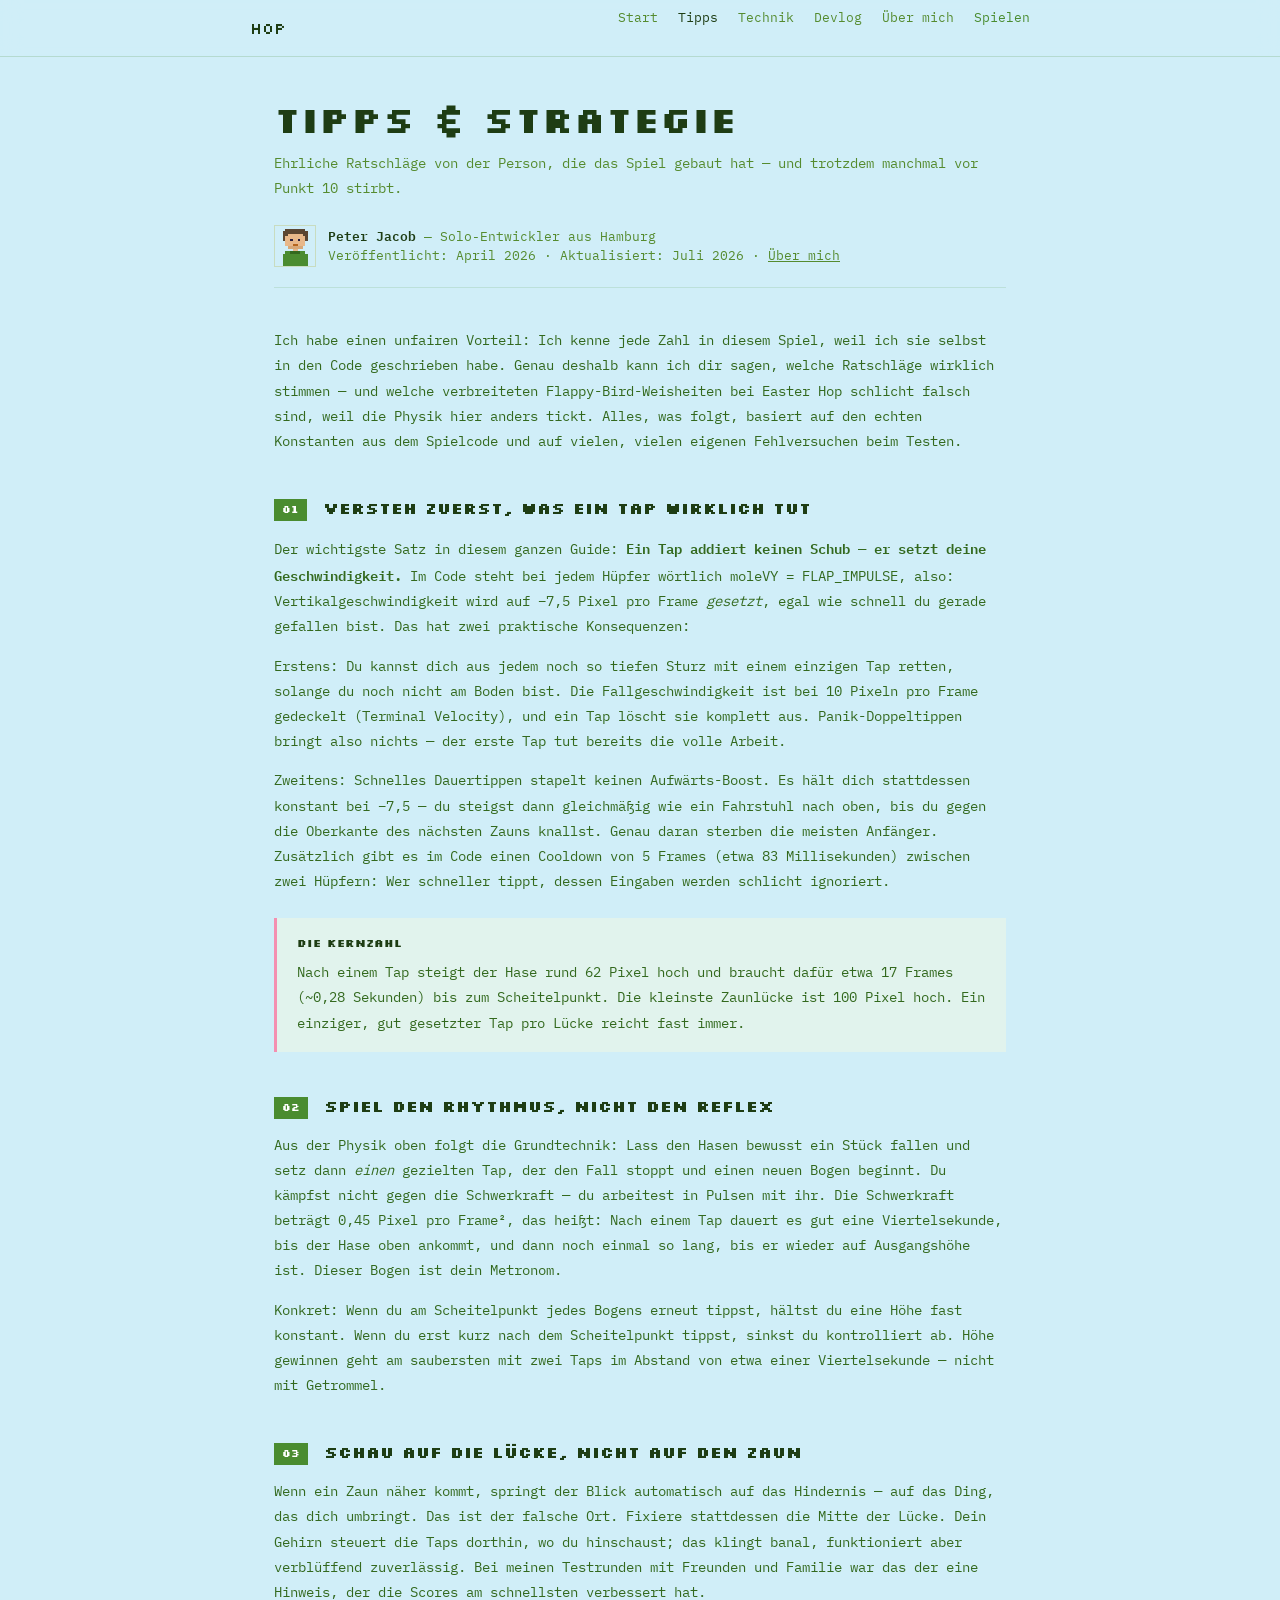
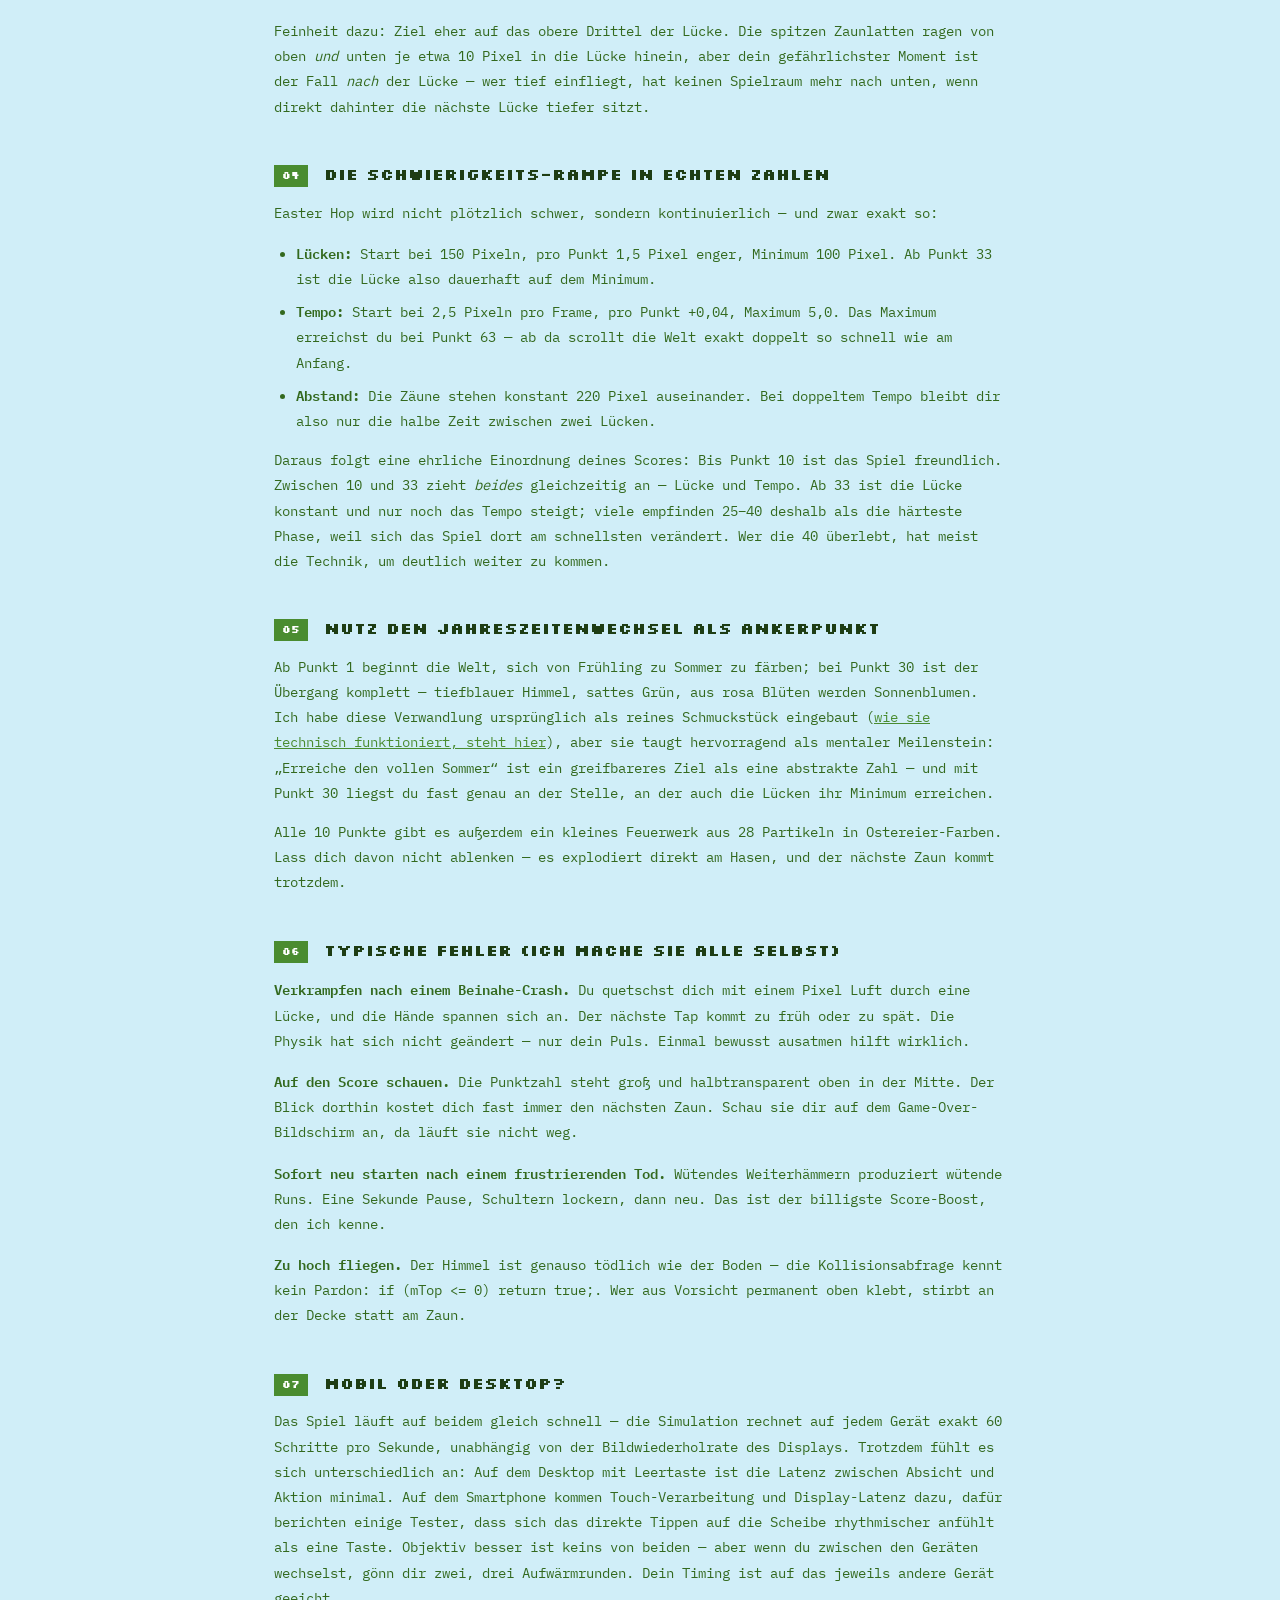
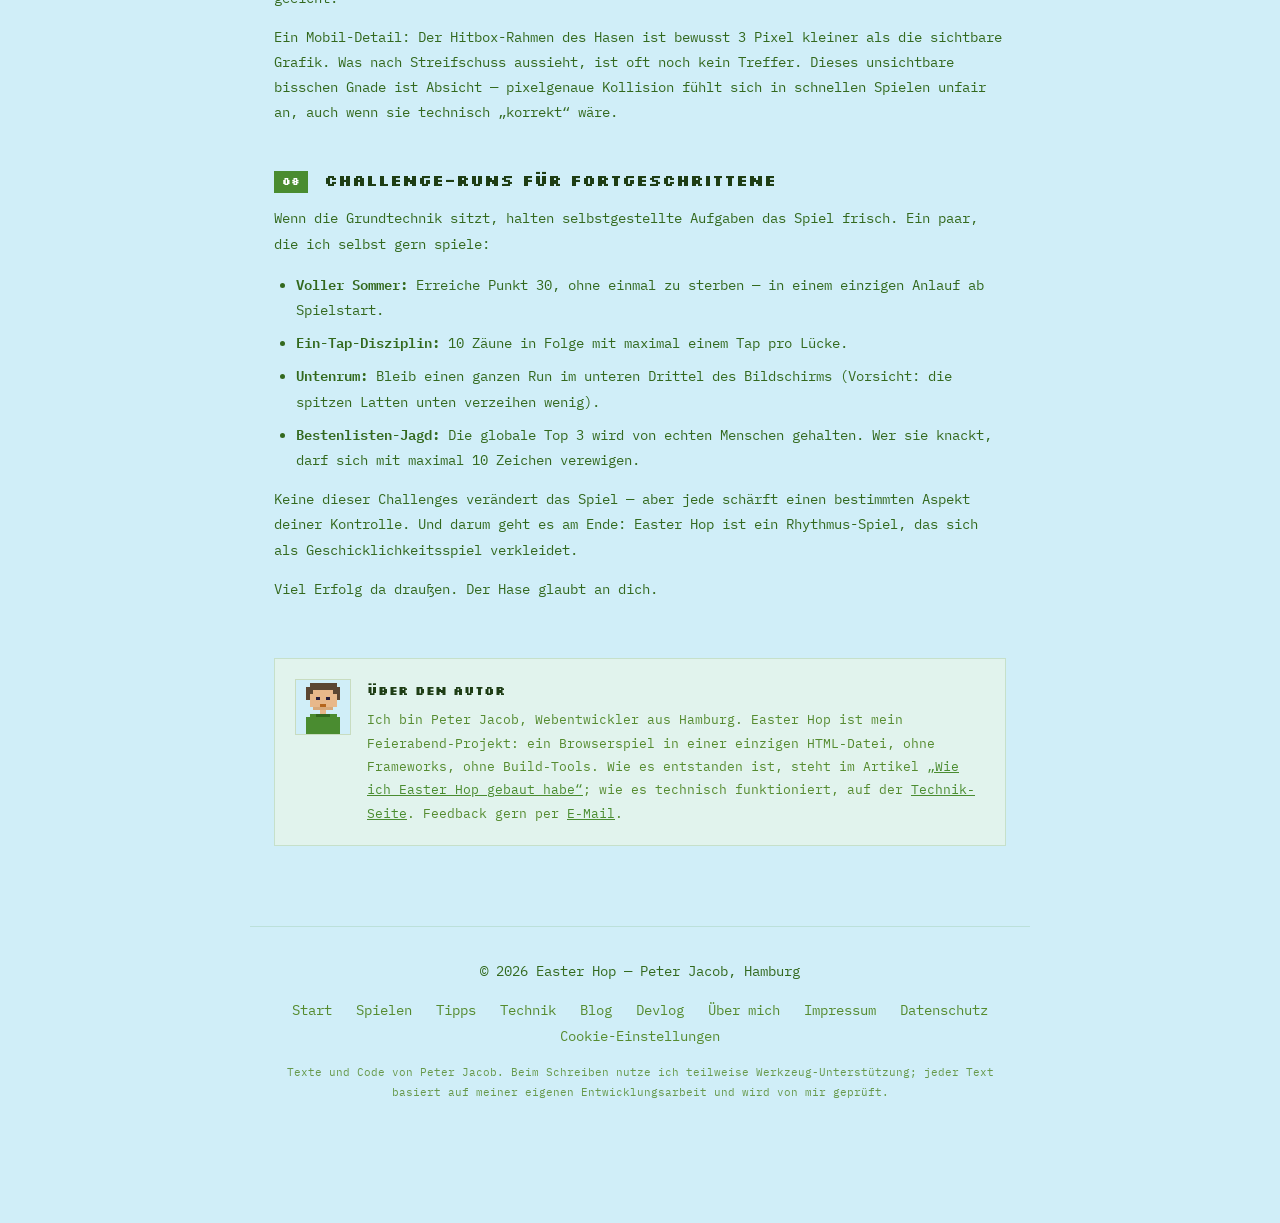
<file: tips.html>
<!DOCTYPE html>
<html lang="de">
<head>
<meta charset="UTF-8">
<meta http-equiv="refresh" content="0; url=./tipps.html">
<link rel="canonical" href="https://www.hopzy.de/tipps.html">
<meta name="robots" content="noindex">
<title>Weiterleitung — Easter Hop</title>
</head>
<body>
<p>Diese Seite ist umgezogen: <a href="./tipps.html">Tipps &amp; Strategie</a></p>
</body>
</html>
</file>
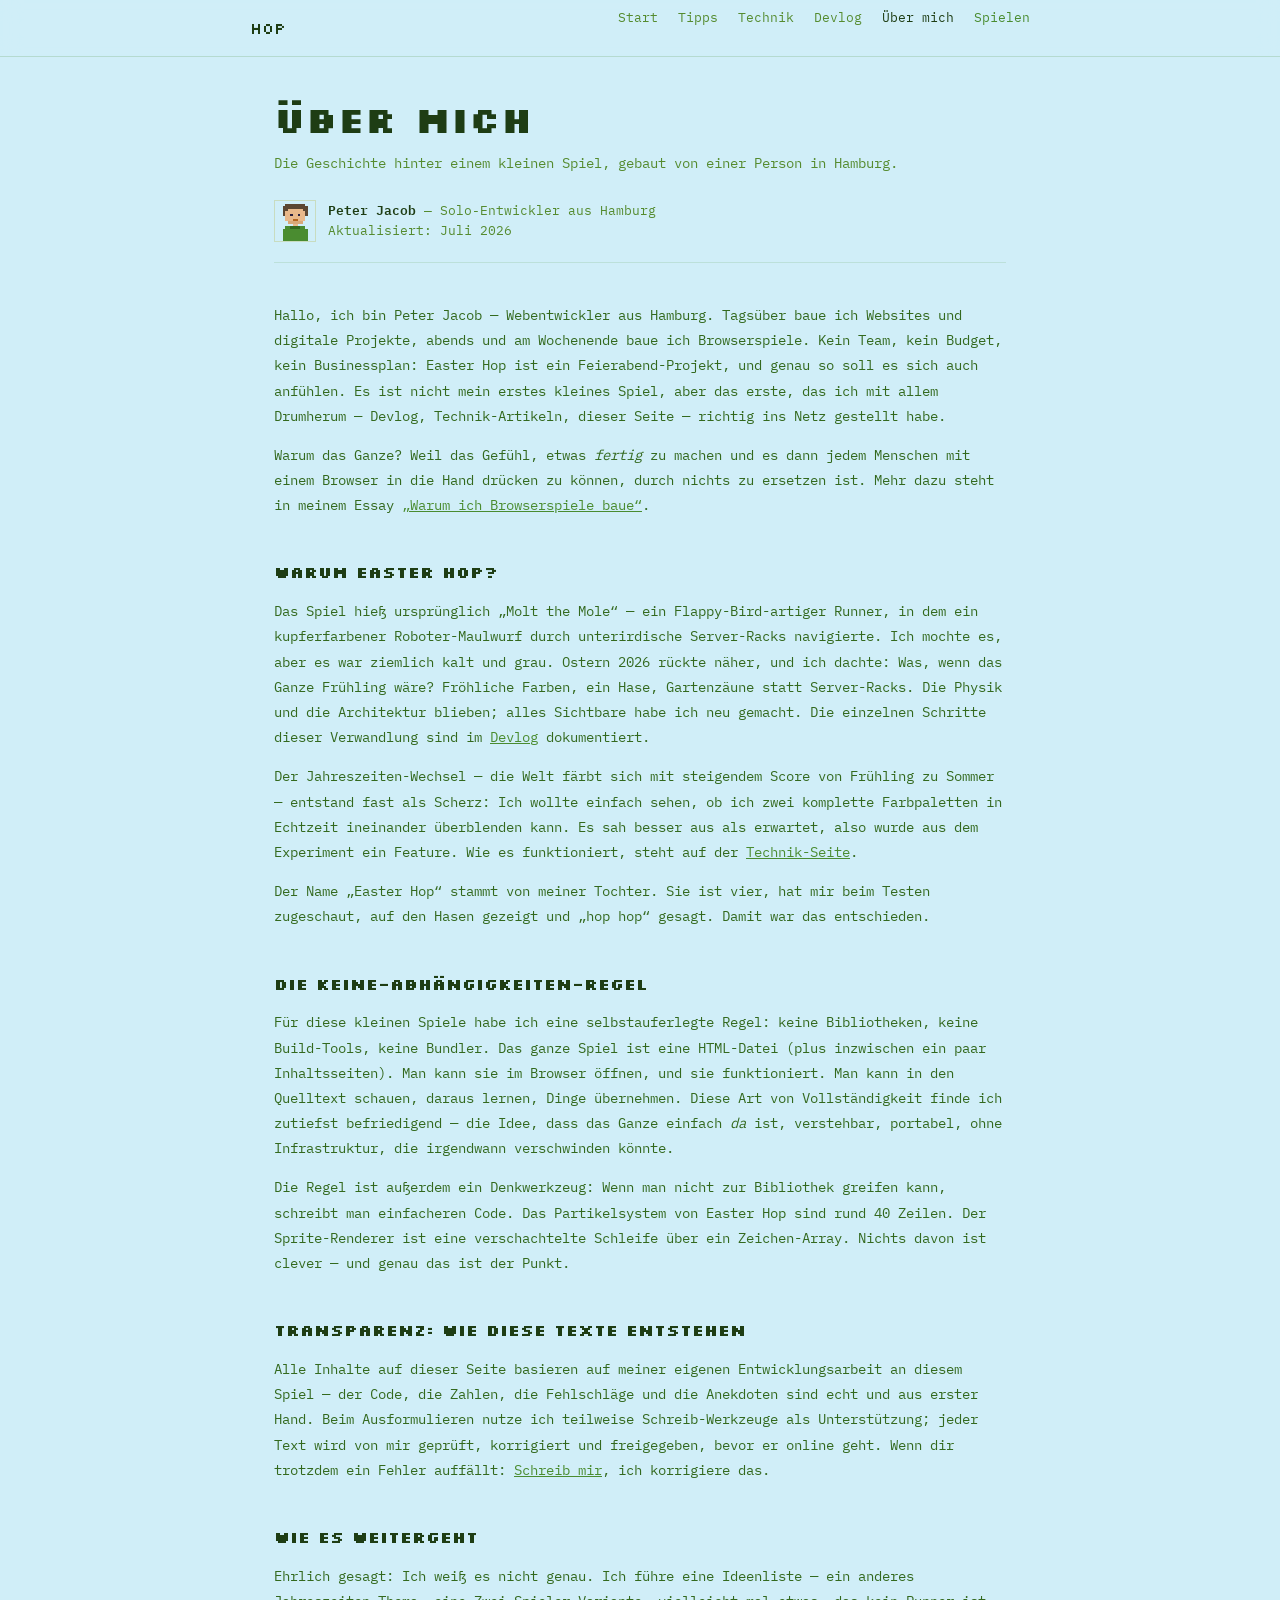
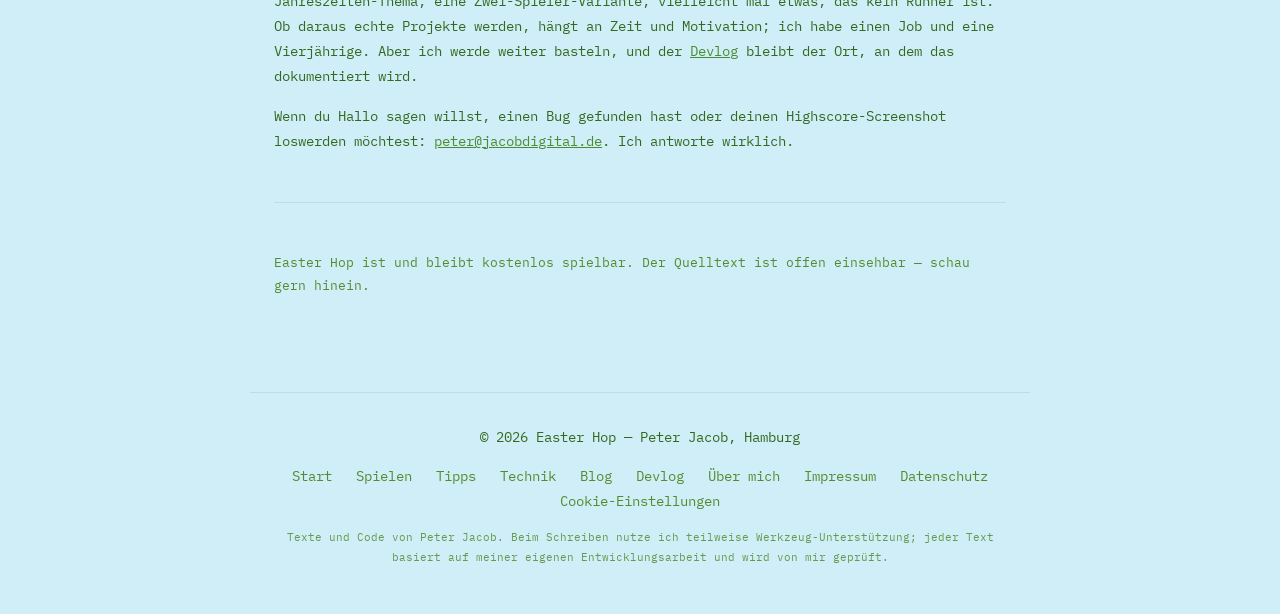
<file: ueber-mich.html>
<!DOCTYPE html>
<html lang="de">
<head>
<meta charset="UTF-8">
<meta name="viewport" content="width=device-width, initial-scale=1.0">
<title>Über mich — Peter Jacob, der Entwickler hinter Easter Hop</title>
<meta name="description" content="Wer hinter Easter Hop steckt: Peter Jacob, Webentwickler aus Hamburg. Warum aus einem Maulwurf ein Osterhase wurde, was die Keine-Abhängigkeiten-Regel bedeutet und warum Fertigwerden das eigentliche Ziel ist.">
<link rel="canonical" href="https://www.hopzy.de/ueber-mich.html">
<meta property="og:title" content="Über mich — Peter Jacob, der Entwickler hinter Easter Hop">
<meta property="og:description" content="Wer hinter Easter Hop steckt: Solo-Entwickler Peter Jacob aus Hamburg.">
<meta property="og:type" content="profile">
<meta property="og:url" content="https://www.hopzy.de/ueber-mich.html">
<meta property="og:locale" content="de_DE">
<script async src="https://pagead2.googlesyndication.com/pagead/js/adsbygoogle.js?client=ca-pub-1969267771076427" crossorigin="anonymous"></script>
<script type="application/ld+json">
{
  "@context": "https://schema.org",
  "@type": "ProfilePage",
  "inLanguage": "de-DE",
  "dateModified": "2026-07-04",
  "mainEntity": {
    "@type": "Person",
    "@id": "https://www.hopzy.de/ueber-mich.html#person",
    "name": "Peter Jacob",
    "jobTitle": "Webentwickler",
    "url": "https://www.hopzy.de/ueber-mich.html",
    "email": "mailto:peter@jacobdigital.de",
    "address": { "@type": "PostalAddress", "addressLocality": "Hamburg", "addressCountry": "DE" },
    "knowsAbout": ["Webentwicklung", "HTML5 Canvas", "JavaScript", "Browserspiele"]
  }
}
</script>
<link rel="stylesheet" href="./assets/seiten.css">
</head>
<body>

<nav>
  <div class="nav-inner">
    <a href="index.html" class="logo">HOP</a>
    <ul class="nav-links">
      <li><a href="index.html">Start</a></li>
      <li><a href="tipps.html">Tipps</a></li>
      <li><a href="technik.html">Technik</a></li>
      <li><a href="devlog.html">Devlog</a></li>
      <li class="hide-mobile"><a href="ueber-mich.html" class="active">Über mich</a></li>
      <li><a href="play.html" class="play">Spielen</a></li>
    </ul>
  </div>
</nav>

<main>
  <h1 class="page-title">Über mich</h1>
  <p class="page-subtitle">Die Geschichte hinter einem kleinen Spiel, gebaut von einer Person in Hamburg.</p>

  <div class="byline">
    <img class="avatar" src="./assets/avatar-peter.svg" alt="Pixel-Avatar von Peter Jacob" width="42" height="42">
    <div class="who">
      <strong>Peter Jacob</strong> — Solo-Entwickler aus Hamburg<br>
      Aktualisiert: <time datetime="2026-07-04">Juli 2026</time>
    </div>
  </div>

  <p>Hallo, ich bin Peter Jacob — Webentwickler aus Hamburg. Tagsüber baue ich Websites und digitale Projekte, abends und am Wochenende baue ich Browserspiele. Kein Team, kein Budget, kein Businessplan: Easter Hop ist ein Feierabend-Projekt, und genau so soll es sich auch anfühlen. Es ist nicht mein erstes kleines Spiel, aber das erste, das ich mit allem Drumherum — Devlog, Technik-Artikeln, dieser Seite — richtig ins Netz gestellt habe.</p>

  <p>Warum das Ganze? Weil das Gefühl, etwas <em>fertig</em> zu machen und es dann jedem Menschen mit einem Browser in die Hand drücken zu können, durch nichts zu ersetzen ist. Mehr dazu steht in meinem Essay <a href="warum-browser-games.html">„Warum ich Browserspiele baue“</a>.</p>

  <h2>Warum Easter Hop?</h2>
  <p>Das Spiel hieß ursprünglich „Molt the Mole“ — ein Flappy-Bird-artiger Runner, in dem ein kupferfarbener Roboter-Maulwurf durch unterirdische Server-Racks navigierte. Ich mochte es, aber es war ziemlich kalt und grau. Ostern 2026 rückte näher, und ich dachte: Was, wenn das Ganze Frühling wäre? Fröhliche Farben, ein Hase, Gartenzäune statt Server-Racks. Die Physik und die Architektur blieben; alles Sichtbare habe ich neu gemacht. Die einzelnen Schritte dieser Verwandlung sind im <a href="devlog.html">Devlog</a> dokumentiert.</p>
  <p>Der Jahreszeiten-Wechsel — die Welt färbt sich mit steigendem Score von Frühling zu Sommer — entstand fast als Scherz: Ich wollte einfach sehen, ob ich zwei komplette Farbpaletten in Echtzeit ineinander überblenden kann. Es sah besser aus als erwartet, also wurde aus dem Experiment ein Feature. Wie es funktioniert, steht auf der <a href="technik.html">Technik-Seite</a>.</p>
  <p>Der Name „Easter Hop“ stammt von meiner Tochter. Sie ist vier, hat mir beim Testen zugeschaut, auf den Hasen gezeigt und „hop hop“ gesagt. Damit war das entschieden.</p>

  <h2>Die Keine-Abhängigkeiten-Regel</h2>
  <p>Für diese kleinen Spiele habe ich eine selbstauferlegte Regel: keine Bibliotheken, keine Build-Tools, keine Bundler. Das ganze Spiel ist eine HTML-Datei (plus inzwischen ein paar Inhaltsseiten). Man kann sie im Browser öffnen, und sie funktioniert. Man kann in den Quelltext schauen, daraus lernen, Dinge übernehmen. Diese Art von Vollständigkeit finde ich zutiefst befriedigend — die Idee, dass das Ganze einfach <em>da</em> ist, verstehbar, portabel, ohne Infrastruktur, die irgendwann verschwinden könnte.</p>
  <p>Die Regel ist außerdem ein Denkwerkzeug: Wenn man nicht zur Bibliothek greifen kann, schreibt man einfacheren Code. Das Partikelsystem von Easter Hop sind rund 40 Zeilen. Der Sprite-Renderer ist eine verschachtelte Schleife über ein Zeichen-Array. Nichts davon ist clever — und genau das ist der Punkt.</p>

  <h2>Transparenz: Wie diese Texte entstehen</h2>
  <p>Alle Inhalte auf dieser Seite basieren auf meiner eigenen Entwicklungsarbeit an diesem Spiel — der Code, die Zahlen, die Fehlschläge und die Anekdoten sind echt und aus erster Hand. Beim Ausformulieren nutze ich teilweise Schreib-Werkzeuge als Unterstützung; jeder Text wird von mir geprüft, korrigiert und freigegeben, bevor er online geht. Wenn dir trotzdem ein Fehler auffällt: <a href="mailto:peter@jacobdigital.de">Schreib mir</a>, ich korrigiere das.</p>

  <h2>Wie es weitergeht</h2>
  <p>Ehrlich gesagt: Ich weiß es nicht genau. Ich führe eine Ideenliste — ein anderes Jahreszeiten-Thema, eine Zwei-Spieler-Variante, vielleicht mal etwas, das kein Runner ist. Ob daraus echte Projekte werden, hängt an Zeit und Motivation; ich habe einen Job und eine Vierjährige. Aber ich werde weiter basteln, und der <a href="devlog.html">Devlog</a> bleibt der Ort, an dem das dokumentiert wird.</p>
  <p>Wenn du Hallo sagen willst, einen Bug gefunden hast oder deinen Highscore-Screenshot loswerden möchtest: <a href="mailto:peter@jacobdigital.de">peter@jacobdigital.de</a>. Ich antworte wirklich.</p>

  <hr class="divider">

  <p style="font-size: 13px; color: var(--text-muted);">Easter Hop ist und bleibt kostenlos spielbar. Der Quelltext ist offen einsehbar — schau gern hinein.</p>
</main>

<footer>
  <p>&copy; 2026 Easter Hop &mdash; Peter Jacob, Hamburg</p>
  <p>
    <a href="index.html">Start</a>
    <a href="play.html">Spielen</a>
    <a href="tipps.html">Tipps</a>
    <a href="technik.html">Technik</a>
    <a href="warum-browser-games.html">Blog</a>
    <a href="devlog.html">Devlog</a>
    <a href="ueber-mich.html">Über mich</a>
    <a href="impressum.html">Impressum</a>
    <a href="datenschutz.html">Datenschutz</a>
    <a href="#" id="cookie-settings-link">Cookie-Einstellungen</a>
  </p>
  <p class="footer-note">Texte und Code von Peter Jacob. Beim Schreiben nutze ich teilweise Werkzeug-Unterstützung; jeder Text basiert auf meiner eigenen Entwicklungsarbeit und wird von mir geprüft.</p>
</footer>
<script src="./assets/site.js"></script>
</body>
</html>
</file>
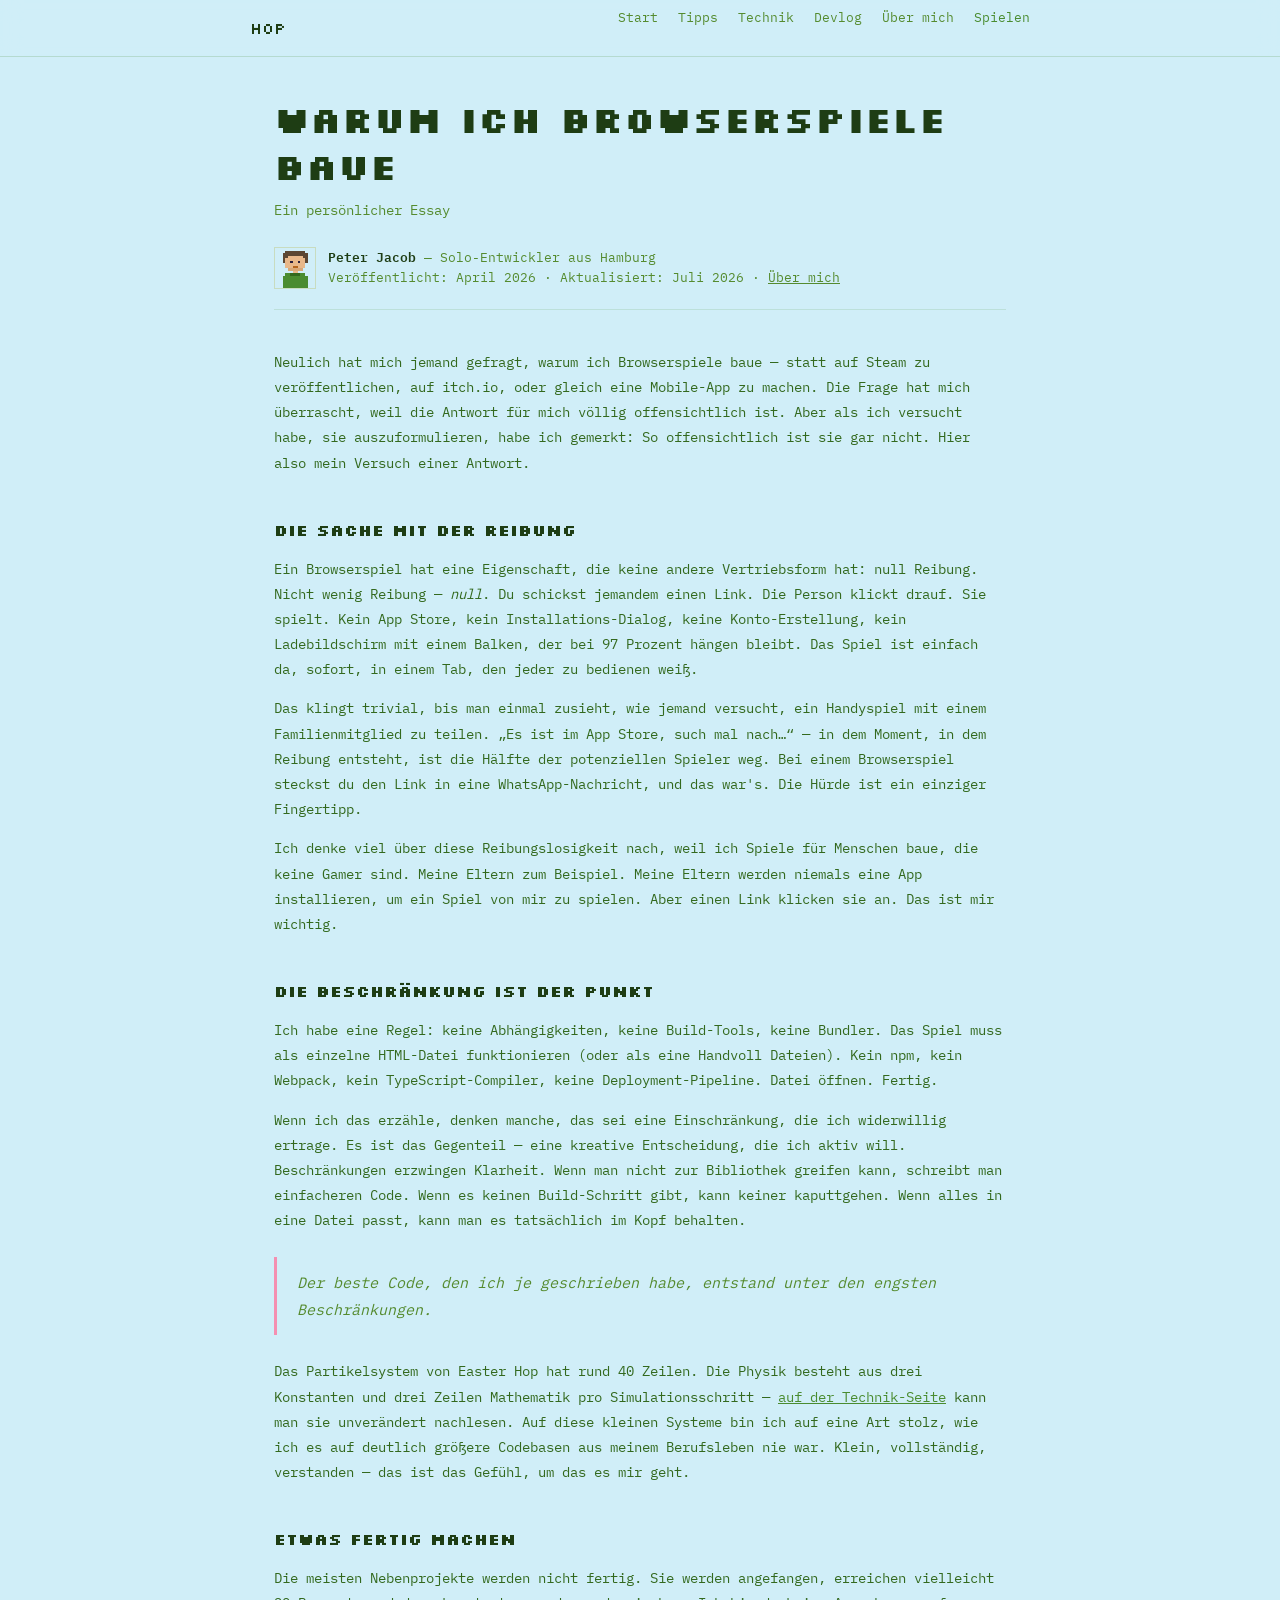
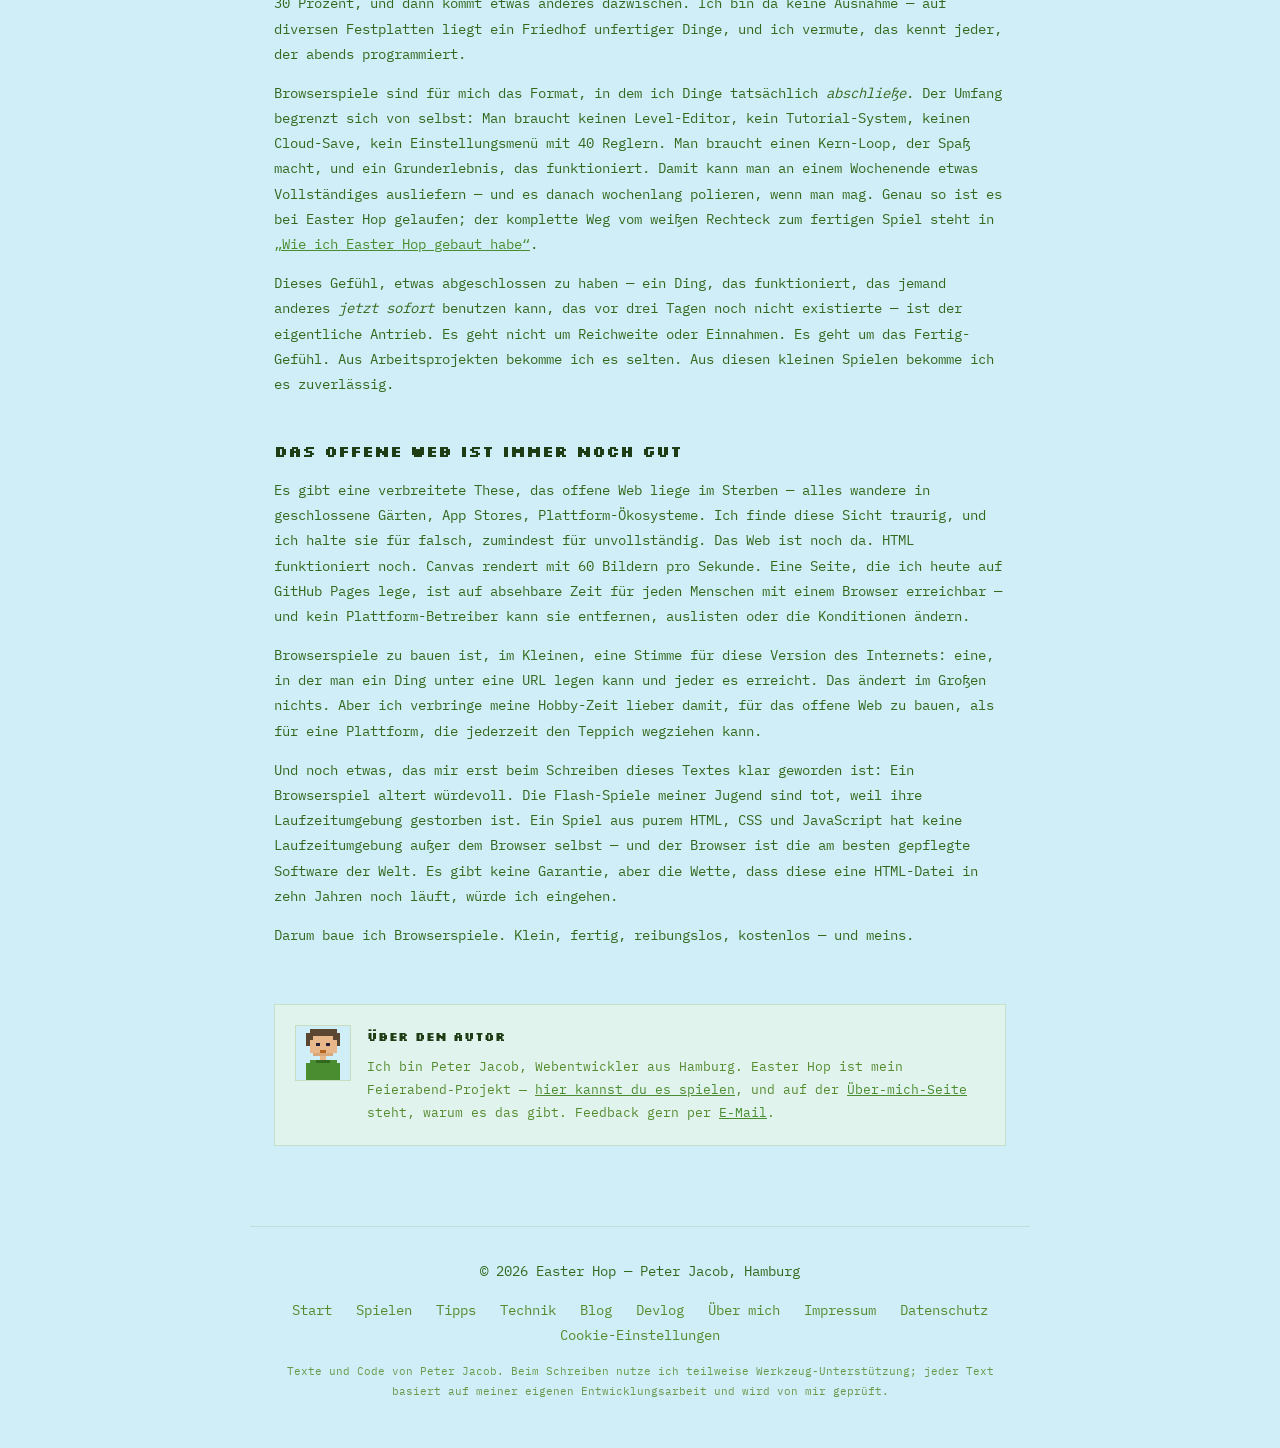
<file: warum-browser-games.html>
<!DOCTYPE html>
<html lang="de">
<head>
<meta charset="UTF-8">
<meta name="viewport" content="width=device-width, initial-scale=1.0">
<title>Warum ich Browserspiele baue — Easter Hop</title>
<meta name="description" content="Ein persönlicher Essay: Warum Browserspiele — sofort spielbar, ohne Installation, ohne Konto — im Jahr 2026 immer noch das beste Hobby-Format sind. Über Reibungslosigkeit, Beschränkungen als Werkzeug und das Gefühl, fertig zu werden.">
<link rel="canonical" href="https://www.hopzy.de/warum-browser-games.html">
<meta property="og:title" content="Warum ich Browserspiele baue">
<meta property="og:description" content="Ein persönlicher Essay über Reibungslosigkeit, Beschränkungen als Werkzeug und das Gefühl, fertig zu werden.">
<meta property="og:type" content="article">
<meta property="og:url" content="https://www.hopzy.de/warum-browser-games.html">
<meta property="og:locale" content="de_DE">
<script async src="https://pagead2.googlesyndication.com/pagead/js/adsbygoogle.js?client=ca-pub-1969267771076427" crossorigin="anonymous"></script>
<script type="application/ld+json">
{
  "@context": "https://schema.org",
  "@type": "Article",
  "headline": "Warum ich Browserspiele baue",
  "inLanguage": "de-DE",
  "datePublished": "2026-04-20",
  "dateModified": "2026-07-04",
  "mainEntityOfPage": "https://www.hopzy.de/warum-browser-games.html",
  "author": {
    "@type": "Person",
    "@id": "https://www.hopzy.de/ueber-mich.html#person",
    "name": "Peter Jacob",
    "url": "https://www.hopzy.de/ueber-mich.html"
  }
}
</script>
<link rel="stylesheet" href="./assets/seiten.css">
</head>
<body>

<nav>
  <div class="nav-inner">
    <a href="index.html" class="logo">HOP</a>
    <ul class="nav-links">
      <li><a href="index.html">Start</a></li>
      <li><a href="tipps.html">Tipps</a></li>
      <li><a href="technik.html">Technik</a></li>
      <li><a href="devlog.html">Devlog</a></li>
      <li class="hide-mobile"><a href="ueber-mich.html">Über mich</a></li>
      <li><a href="play.html" class="play">Spielen</a></li>
    </ul>
  </div>
</nav>

<main>
  <h1 class="page-title">Warum ich Browserspiele baue</h1>
  <p class="page-subtitle">Ein persönlicher Essay</p>

  <div class="byline">
    <img class="avatar" src="./assets/avatar-peter.svg" alt="Pixel-Avatar von Peter Jacob" width="42" height="42">
    <div class="who">
      <strong>Peter Jacob</strong> — Solo-Entwickler aus Hamburg<br>
      Veröffentlicht: April 2026 · Aktualisiert: <time datetime="2026-07-04">Juli 2026</time> · <a href="ueber-mich.html">Über mich</a>
    </div>
  </div>

  <p>Neulich hat mich jemand gefragt, warum ich Browserspiele baue — statt auf Steam zu veröffentlichen, auf itch.io, oder gleich eine Mobile-App zu machen. Die Frage hat mich überrascht, weil die Antwort für mich völlig offensichtlich ist. Aber als ich versucht habe, sie auszuformulieren, habe ich gemerkt: So offensichtlich ist sie gar nicht. Hier also mein Versuch einer Antwort.</p>

  <h2>Die Sache mit der Reibung</h2>
  <p>Ein Browserspiel hat eine Eigenschaft, die keine andere Vertriebsform hat: null Reibung. Nicht wenig Reibung — <em>null</em>. Du schickst jemandem einen Link. Die Person klickt drauf. Sie spielt. Kein App Store, kein Installations-Dialog, keine Konto-Erstellung, kein Ladebildschirm mit einem Balken, der bei 97 Prozent hängen bleibt. Das Spiel ist einfach da, sofort, in einem Tab, den jeder zu bedienen weiß.</p>
  <p>Das klingt trivial, bis man einmal zusieht, wie jemand versucht, ein Handyspiel mit einem Familienmitglied zu teilen. „Es ist im App Store, such mal nach…“ — in dem Moment, in dem Reibung entsteht, ist die Hälfte der potenziellen Spieler weg. Bei einem Browserspiel steckst du den Link in eine WhatsApp-Nachricht, und das war's. Die Hürde ist ein einziger Fingertipp.</p>
  <p>Ich denke viel über diese Reibungslosigkeit nach, weil ich Spiele für Menschen baue, die keine Gamer sind. Meine Eltern zum Beispiel. Meine Eltern werden niemals eine App installieren, um ein Spiel von mir zu spielen. Aber einen Link klicken sie an. Das ist mir wichtig.</p>

  <h2>Die Beschränkung ist der Punkt</h2>
  <p>Ich habe eine Regel: keine Abhängigkeiten, keine Build-Tools, keine Bundler. Das Spiel muss als einzelne HTML-Datei funktionieren (oder als eine Handvoll Dateien). Kein npm, kein Webpack, kein TypeScript-Compiler, keine Deployment-Pipeline. Datei öffnen. Fertig.</p>
  <p>Wenn ich das erzähle, denken manche, das sei eine Einschränkung, die ich widerwillig ertrage. Es ist das Gegenteil — eine kreative Entscheidung, die ich aktiv will. Beschränkungen erzwingen Klarheit. Wenn man nicht zur Bibliothek greifen kann, schreibt man einfacheren Code. Wenn es keinen Build-Schritt gibt, kann keiner kaputtgehen. Wenn alles in eine Datei passt, kann man es tatsächlich im Kopf behalten.</p>

  <blockquote>Der beste Code, den ich je geschrieben habe, entstand unter den engsten Beschränkungen.</blockquote>

  <p>Das Partikelsystem von Easter Hop hat rund 40 Zeilen. Die Physik besteht aus drei Konstanten und drei Zeilen Mathematik pro Simulationsschritt — <a href="technik.html">auf der Technik-Seite</a> kann man sie unverändert nachlesen. Auf diese kleinen Systeme bin ich auf eine Art stolz, wie ich es auf deutlich größere Codebasen aus meinem Berufsleben nie war. Klein, vollständig, verstanden — das ist das Gefühl, um das es mir geht.</p>

  <h2>Etwas fertig machen</h2>
  <p>Die meisten Nebenprojekte werden nicht fertig. Sie werden angefangen, erreichen vielleicht 30 Prozent, und dann kommt etwas anderes dazwischen. Ich bin da keine Ausnahme — auf diversen Festplatten liegt ein Friedhof unfertiger Dinge, und ich vermute, das kennt jeder, der abends programmiert.</p>
  <p>Browserspiele sind für mich das Format, in dem ich Dinge tatsächlich <em>abschließe</em>. Der Umfang begrenzt sich von selbst: Man braucht keinen Level-Editor, kein Tutorial-System, keinen Cloud-Save, kein Einstellungsmenü mit 40 Reglern. Man braucht einen Kern-Loop, der Spaß macht, und ein Grunderlebnis, das funktioniert. Damit kann man an einem Wochenende etwas Vollständiges ausliefern — und es danach wochenlang polieren, wenn man mag. Genau so ist es bei Easter Hop gelaufen; der komplette Weg vom weißen Rechteck zum fertigen Spiel steht in <a href="wie-ich-easter-hop-gebaut-habe.html">„Wie ich Easter Hop gebaut habe“</a>.</p>
  <p>Dieses Gefühl, etwas abgeschlossen zu haben — ein Ding, das funktioniert, das jemand anderes <em>jetzt sofort</em> benutzen kann, das vor drei Tagen noch nicht existierte — ist der eigentliche Antrieb. Es geht nicht um Reichweite oder Einnahmen. Es geht um das Fertig-Gefühl. Aus Arbeitsprojekten bekomme ich es selten. Aus diesen kleinen Spielen bekomme ich es zuverlässig.</p>

  <h2>Das offene Web ist immer noch gut</h2>
  <p>Es gibt eine verbreitete These, das offene Web liege im Sterben — alles wandere in geschlossene Gärten, App Stores, Plattform-Ökosysteme. Ich finde diese Sicht traurig, und ich halte sie für falsch, zumindest für unvollständig. Das Web ist noch da. HTML funktioniert noch. Canvas rendert mit 60 Bildern pro Sekunde. Eine Seite, die ich heute auf GitHub Pages lege, ist auf absehbare Zeit für jeden Menschen mit einem Browser erreichbar — und kein Plattform-Betreiber kann sie entfernen, auslisten oder die Konditionen ändern.</p>
  <p>Browserspiele zu bauen ist, im Kleinen, eine Stimme für diese Version des Internets: eine, in der man ein Ding unter eine URL legen kann und jeder es erreicht. Das ändert im Großen nichts. Aber ich verbringe meine Hobby-Zeit lieber damit, für das offene Web zu bauen, als für eine Plattform, die jederzeit den Teppich wegziehen kann.</p>
  <p>Und noch etwas, das mir erst beim Schreiben dieses Textes klar geworden ist: Ein Browserspiel altert würdevoll. Die Flash-Spiele meiner Jugend sind tot, weil ihre Laufzeitumgebung gestorben ist. Ein Spiel aus purem HTML, CSS und JavaScript hat keine Laufzeitumgebung außer dem Browser selbst — und der Browser ist die am besten gepflegte Software der Welt. Es gibt keine Garantie, aber die Wette, dass diese eine HTML-Datei in zehn Jahren noch läuft, würde ich eingehen.</p>
  <p>Darum baue ich Browserspiele. Klein, fertig, reibungslos, kostenlos — und meins.</p>

  <div class="author-box">
    <img class="avatar" src="./assets/avatar-peter.svg" alt="" width="56" height="56">
    <div>
      <p><strong>Über den Autor</strong></p>
      <p>Ich bin Peter Jacob, Webentwickler aus Hamburg. Easter Hop ist mein Feierabend-Projekt — <a href="play.html">hier kannst du es spielen</a>, und auf der <a href="ueber-mich.html">Über-mich-Seite</a> steht, warum es das gibt. Feedback gern per <a href="mailto:peter@jacobdigital.de">E-Mail</a>.</p>
    </div>
  </div>
</main>

<footer>
  <p>&copy; 2026 Easter Hop &mdash; Peter Jacob, Hamburg</p>
  <p>
    <a href="index.html">Start</a>
    <a href="play.html">Spielen</a>
    <a href="tipps.html">Tipps</a>
    <a href="technik.html">Technik</a>
    <a href="warum-browser-games.html">Blog</a>
    <a href="devlog.html">Devlog</a>
    <a href="ueber-mich.html">Über mich</a>
    <a href="impressum.html">Impressum</a>
    <a href="datenschutz.html">Datenschutz</a>
    <a href="#" id="cookie-settings-link">Cookie-Einstellungen</a>
  </p>
  <p class="footer-note">Texte und Code von Peter Jacob. Beim Schreiben nutze ich teilweise Werkzeug-Unterstützung; jeder Text basiert auf meiner eigenen Entwicklungsarbeit und wird von mir geprüft.</p>
</footer>
<script src="./assets/site.js"></script>
</body>
</html>
</file>
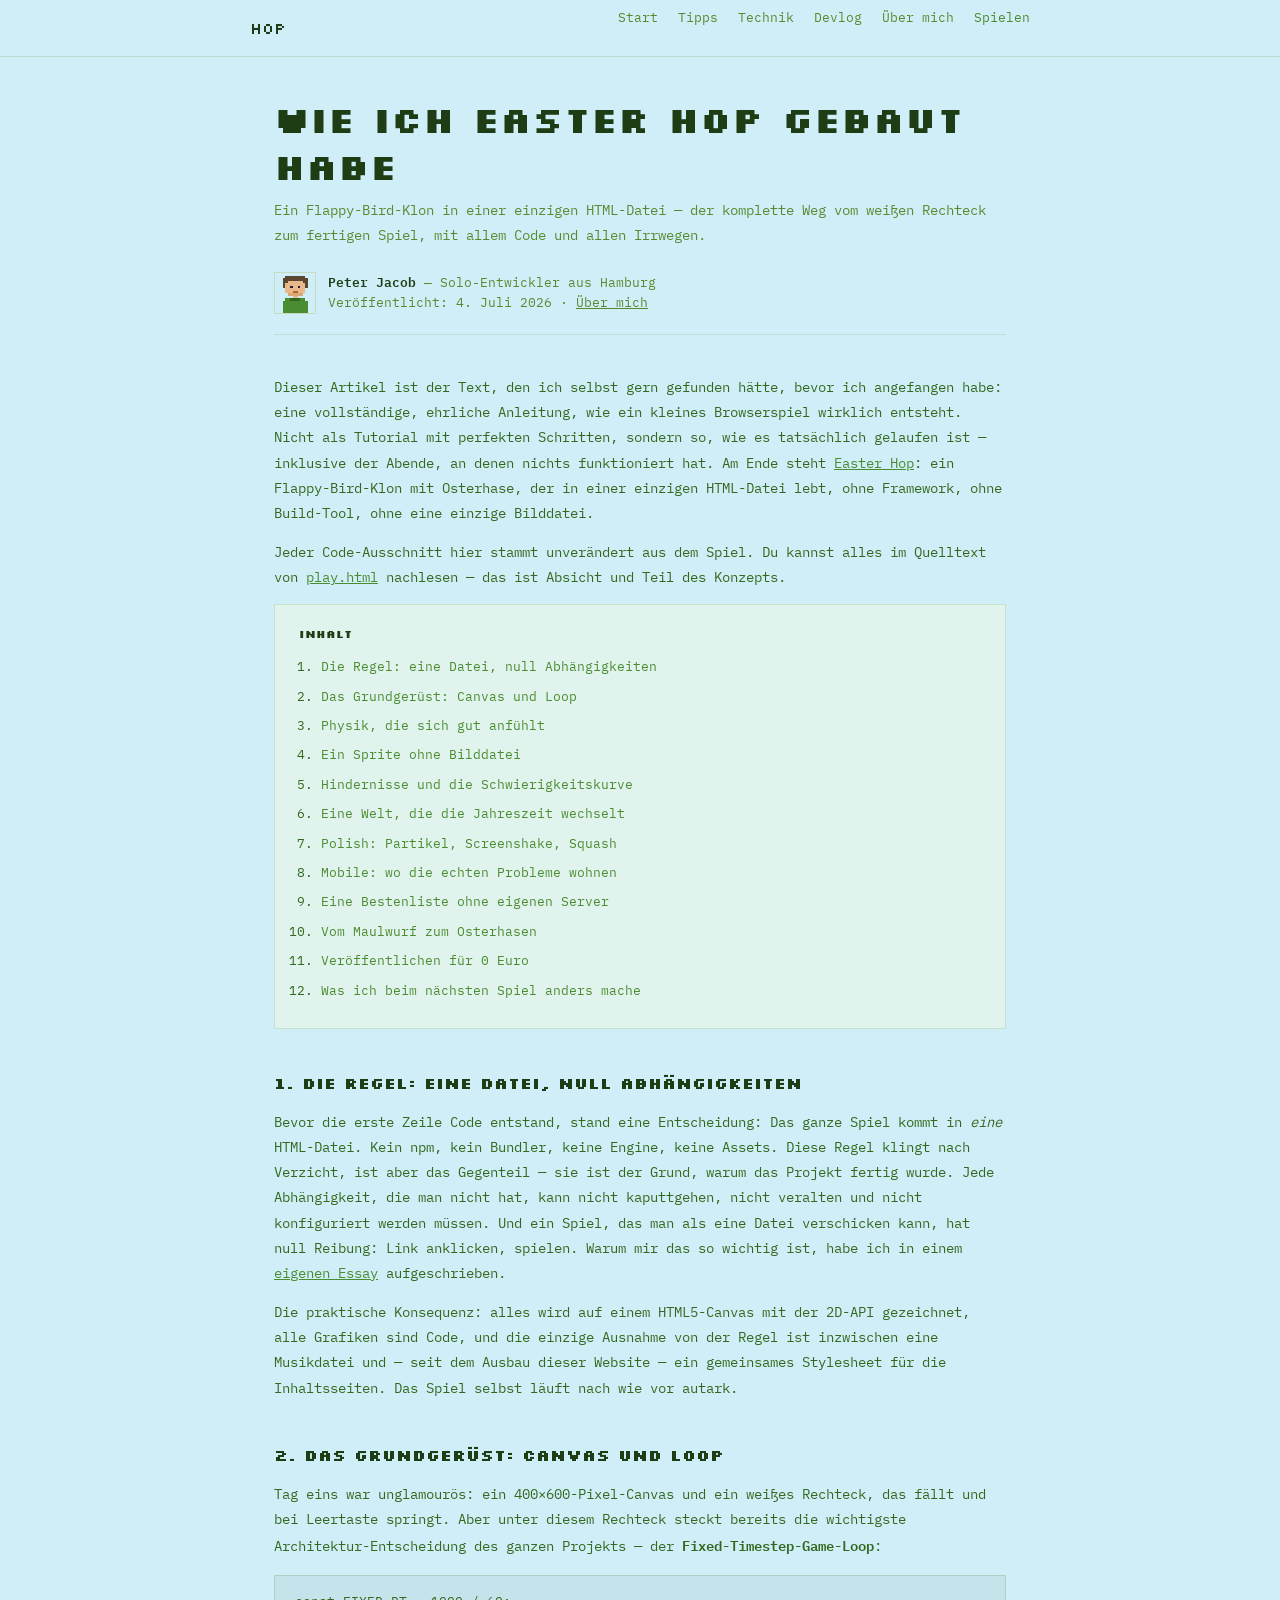
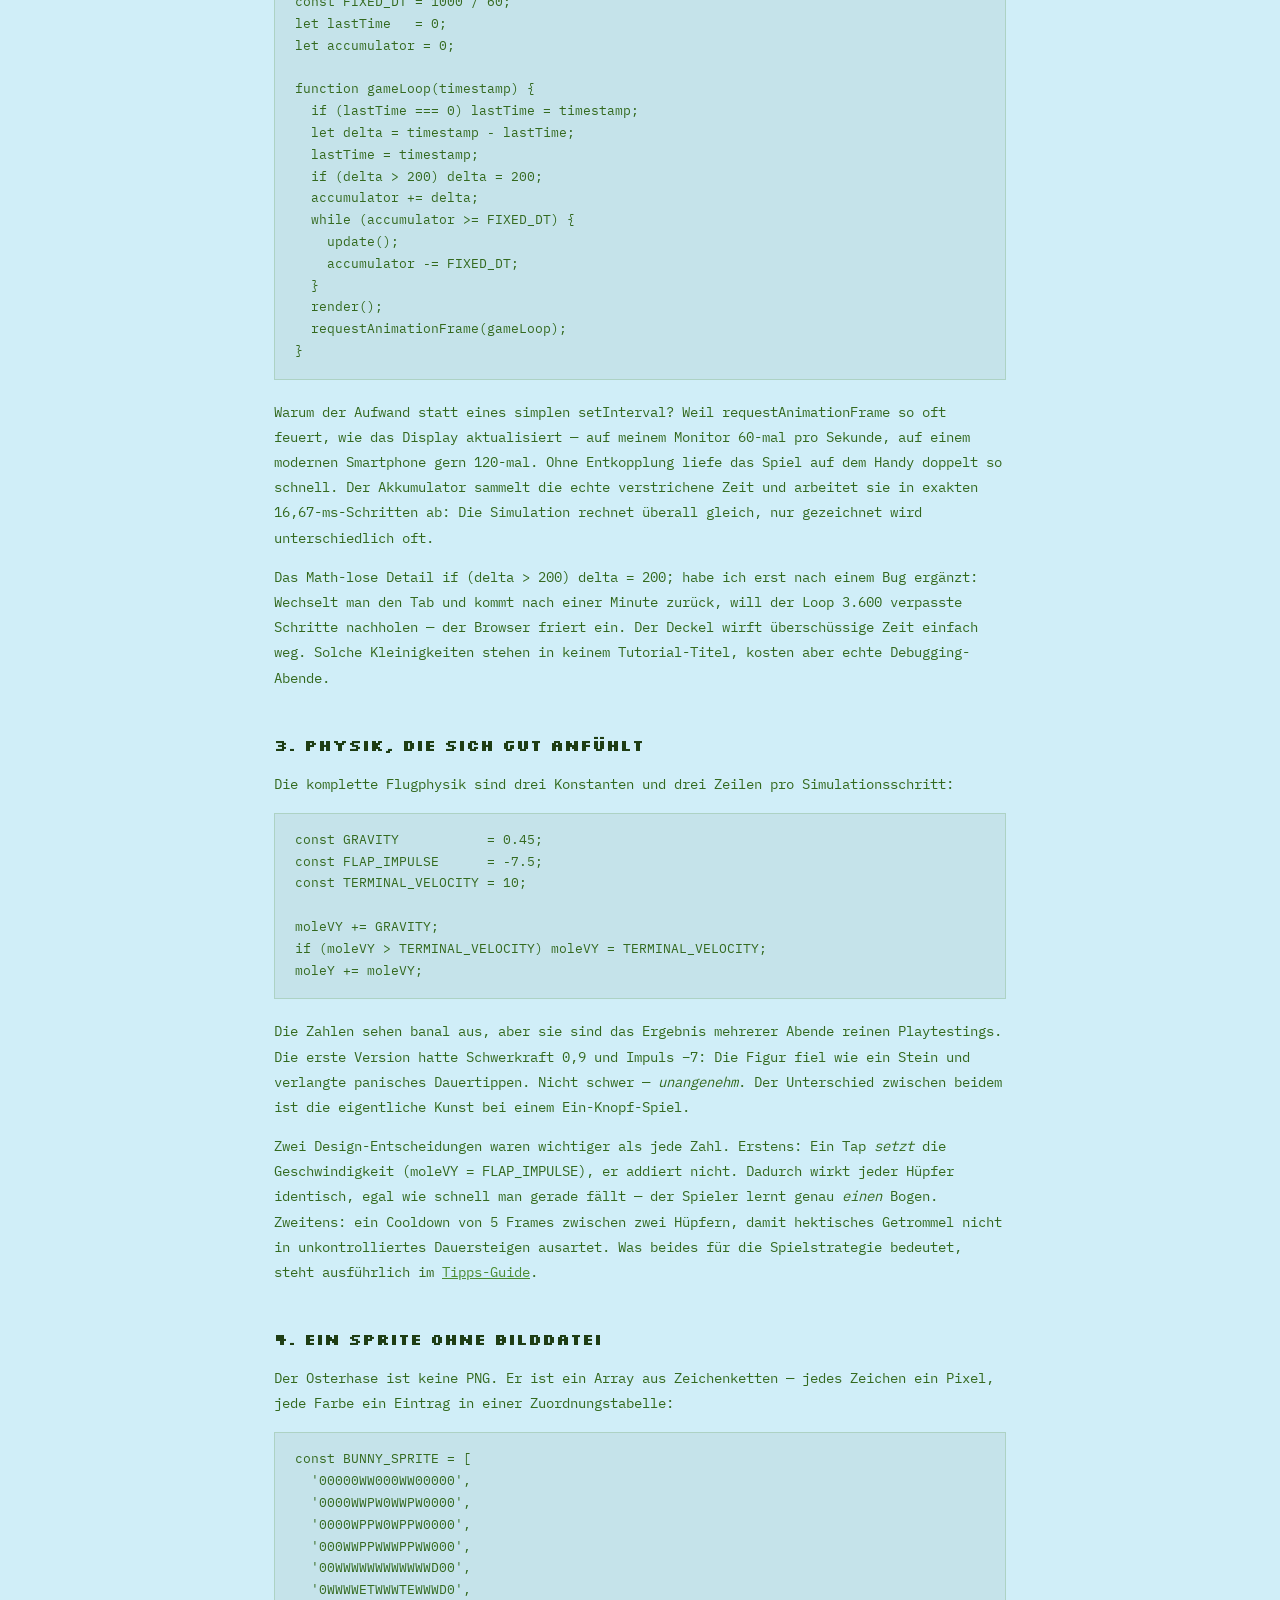
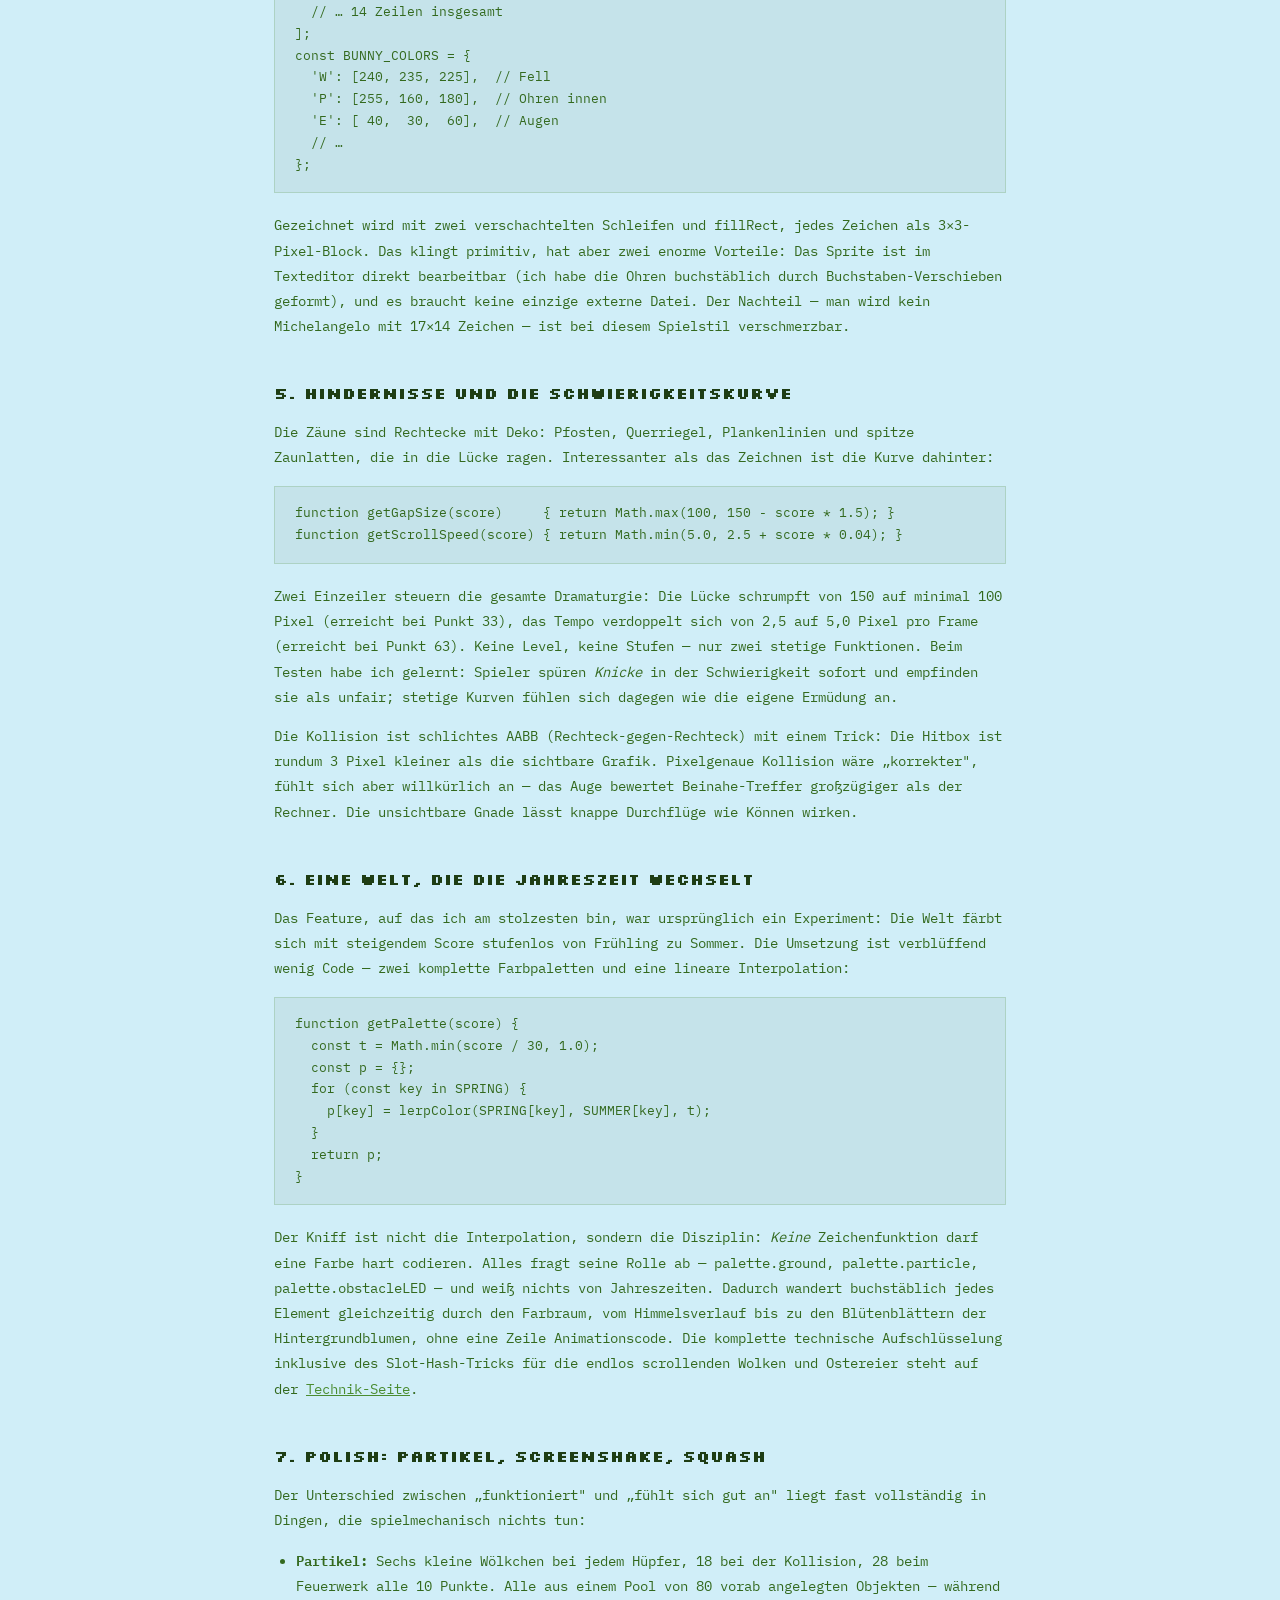
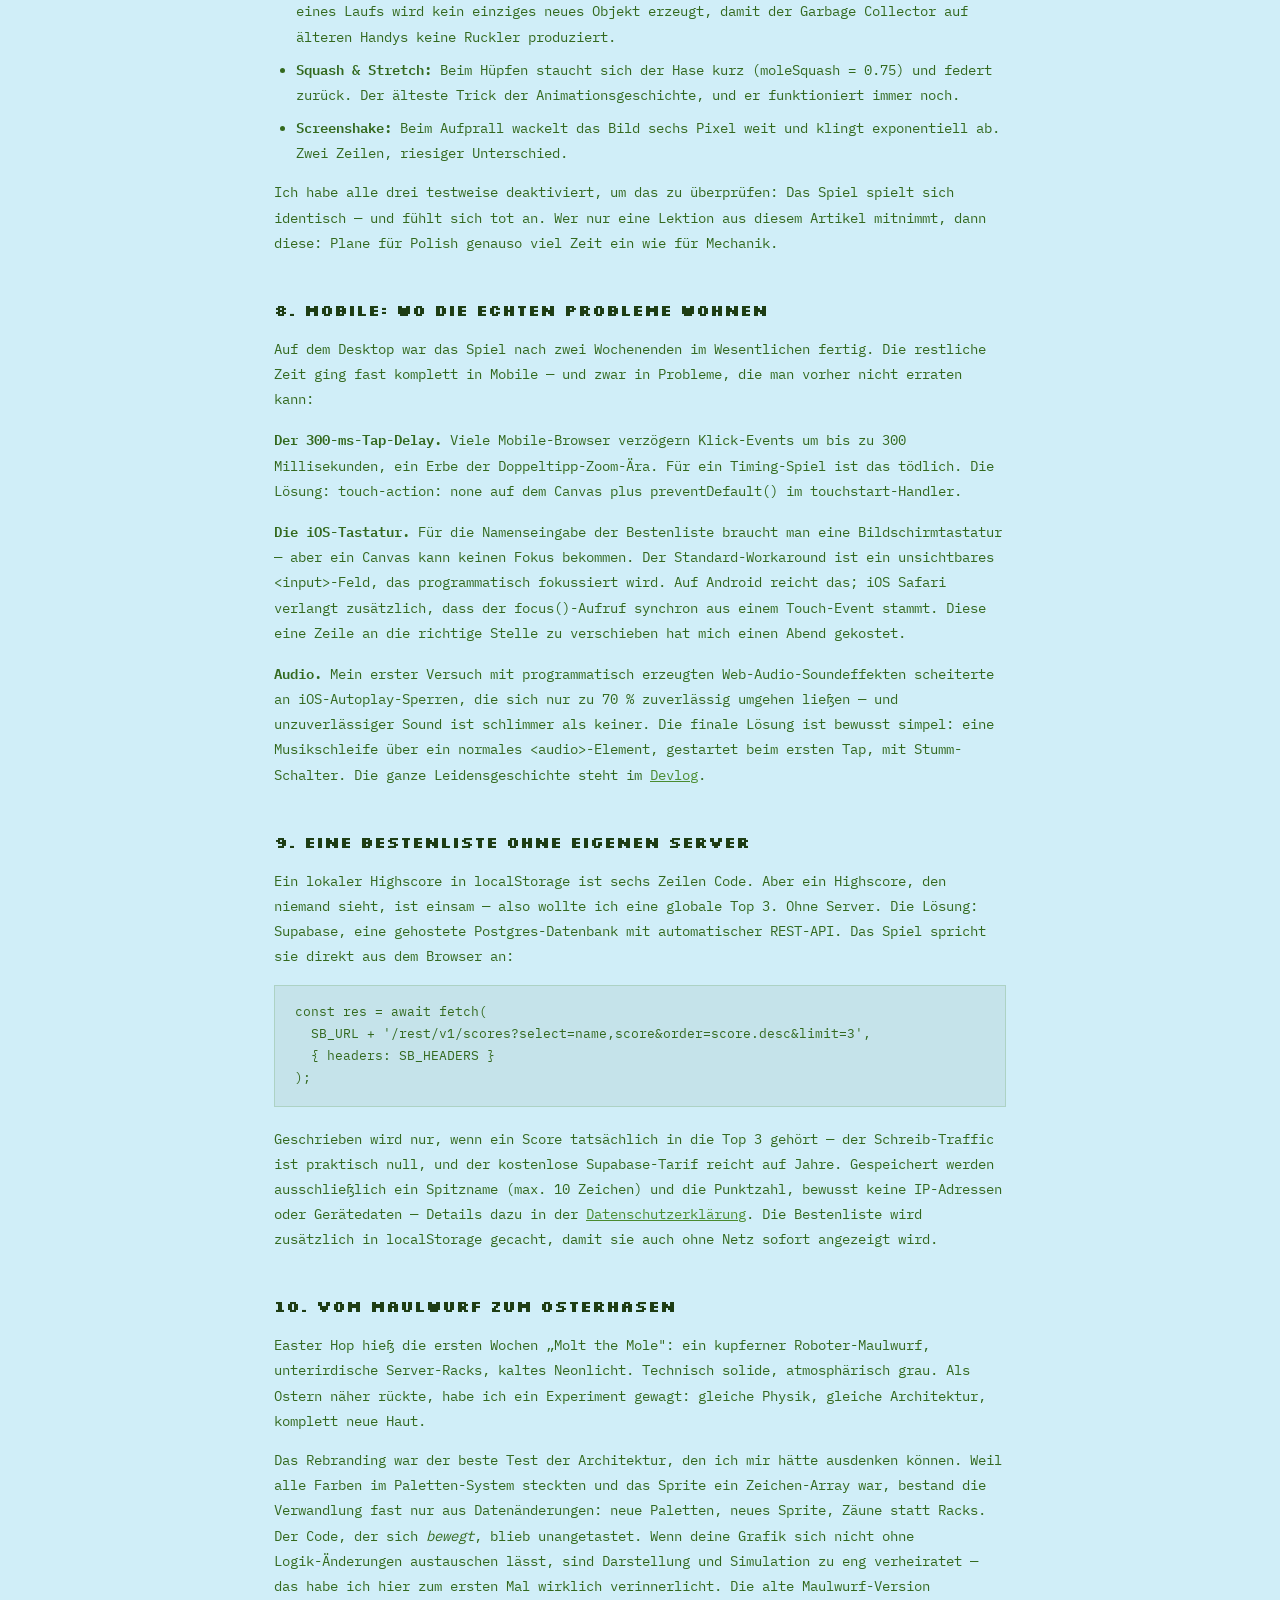
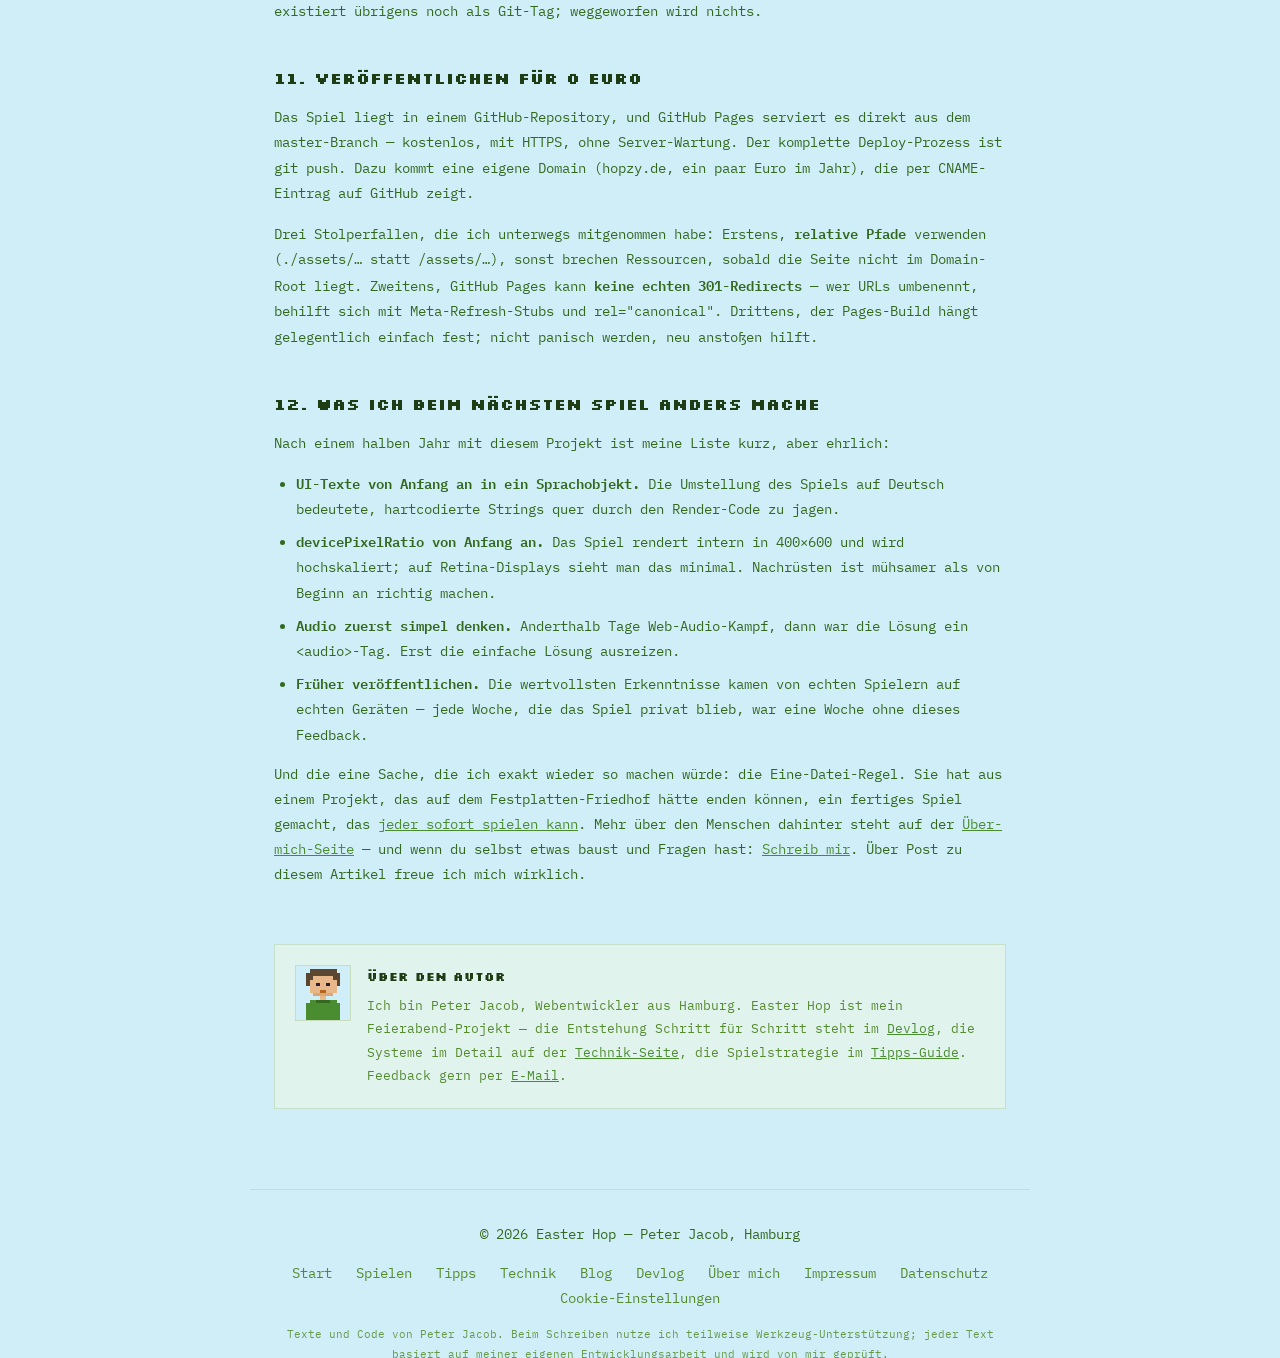
<file: wie-ich-easter-hop-gebaut-habe.html>
<!DOCTYPE html>
<html lang="de">
<head>
<meta charset="UTF-8">
<meta name="viewport" content="width=device-width, initial-scale=1.0">
<title>Wie ich Easter Hop gebaut habe — ein Flappy-Bird-Klon in einer HTML-Datei</title>
<meta name="description" content="Der komplette Weg vom weißen Rechteck zum fertigen Browserspiel: Game-Loop, Physik, Pixel-Sprites, Paletten-System, Touch-Steuerung, Bestenliste ohne Server und Veröffentlichung auf GitHub Pages — mit echtem Code und ehrlichen Fehlschlägen.">
<link rel="canonical" href="https://www.hopzy.de/wie-ich-easter-hop-gebaut-habe.html">
<meta property="og:title" content="Wie ich Easter Hop gebaut habe — ein Flappy-Bird-Klon in einer HTML-Datei">
<meta property="og:description" content="Vom weißen Rechteck zum fertigen Browserspiel: der komplette Bauplan mit echtem Code und ehrlichen Fehlschlägen.">
<meta property="og:type" content="article">
<meta property="og:url" content="https://www.hopzy.de/wie-ich-easter-hop-gebaut-habe.html">
<meta property="og:locale" content="de_DE">
<script async src="https://pagead2.googlesyndication.com/pagead/js/adsbygoogle.js?client=ca-pub-1969267771076427" crossorigin="anonymous"></script>
<script type="application/ld+json">
{
  "@context": "https://schema.org",
  "@type": "TechArticle",
  "headline": "Wie ich Easter Hop gebaut habe — ein Flappy-Bird-Klon in einer HTML-Datei",
  "inLanguage": "de-DE",
  "datePublished": "2026-07-04",
  "dateModified": "2026-07-04",
  "mainEntityOfPage": "https://www.hopzy.de/wie-ich-easter-hop-gebaut-habe.html",
  "author": {
    "@type": "Person",
    "@id": "https://www.hopzy.de/ueber-mich.html#person",
    "name": "Peter Jacob",
    "url": "https://www.hopzy.de/ueber-mich.html"
  }
}
</script>
<link rel="stylesheet" href="./assets/seiten.css">
<style>
  .toc {
    background: rgba(232, 245, 233, 0.7);
    border: 1px solid rgba(74, 140, 48, 0.18);
    padding: 20px 24px;
    margin: 0 0 40px;
  }
  .toc strong {
    font-family: var(--font-display);
    font-size: 11px;
    display: block;
    margin-bottom: 10px;
    color: var(--spring-dark);
  }
  .toc ol { margin-bottom: 0; font-size: 13px; }
  .toc a { text-decoration: none; }
</style>
</head>
<body>

<nav>
  <div class="nav-inner">
    <a href="index.html" class="logo">HOP</a>
    <ul class="nav-links">
      <li><a href="index.html">Start</a></li>
      <li><a href="tipps.html">Tipps</a></li>
      <li><a href="technik.html">Technik</a></li>
      <li><a href="devlog.html">Devlog</a></li>
      <li class="hide-mobile"><a href="ueber-mich.html">Über mich</a></li>
      <li><a href="play.html" class="play">Spielen</a></li>
    </ul>
  </div>
</nav>

<main>
  <h1 class="page-title">Wie ich Easter Hop gebaut habe</h1>
  <p class="page-subtitle">Ein Flappy-Bird-Klon in einer einzigen HTML-Datei — der komplette Weg vom weißen Rechteck zum fertigen Spiel, mit allem Code und allen Irrwegen.</p>

  <div class="byline">
    <img class="avatar" src="./assets/avatar-peter.svg" alt="Pixel-Avatar von Peter Jacob" width="42" height="42">
    <div class="who">
      <strong>Peter Jacob</strong> — Solo-Entwickler aus Hamburg<br>
      Veröffentlicht: <time datetime="2026-07-04">4. Juli 2026</time> · <a href="ueber-mich.html">Über mich</a>
    </div>
  </div>

  <p>Dieser Artikel ist der Text, den ich selbst gern gefunden hätte, bevor ich angefangen habe: eine vollständige, ehrliche Anleitung, wie ein kleines Browserspiel wirklich entsteht. Nicht als Tutorial mit perfekten Schritten, sondern so, wie es tatsächlich gelaufen ist — inklusive der Abende, an denen nichts funktioniert hat. Am Ende steht <a href="play.html">Easter Hop</a>: ein Flappy-Bird-Klon mit Osterhase, der in einer einzigen HTML-Datei lebt, ohne Framework, ohne Build-Tool, ohne eine einzige Bilddatei.</p>
  <p>Jeder Code-Ausschnitt hier stammt unverändert aus dem Spiel. Du kannst alles im Quelltext von <a href="play.html">play.html</a> nachlesen — das ist Absicht und Teil des Konzepts.</p>

  <div class="toc">
    <strong>Inhalt</strong>
    <ol>
      <li><a href="#regel">Die Regel: eine Datei, null Abhängigkeiten</a></li>
      <li><a href="#geruest">Das Grundgerüst: Canvas und Loop</a></li>
      <li><a href="#physik">Physik, die sich gut anfühlt</a></li>
      <li><a href="#sprite">Ein Sprite ohne Bilddatei</a></li>
      <li><a href="#hindernisse">Hindernisse und die Schwierigkeitskurve</a></li>
      <li><a href="#welt">Eine Welt, die die Jahreszeit wechselt</a></li>
      <li><a href="#polish">Polish: Partikel, Screenshake, Squash</a></li>
      <li><a href="#mobile">Mobile: wo die echten Probleme wohnen</a></li>
      <li><a href="#leaderboard">Eine Bestenliste ohne eigenen Server</a></li>
      <li><a href="#rebranding">Vom Maulwurf zum Osterhasen</a></li>
      <li><a href="#veroeffentlichen">Veröffentlichen für 0 Euro</a></li>
      <li><a href="#fazit">Was ich beim nächsten Spiel anders mache</a></li>
    </ol>
  </div>

  <h2 id="regel">1. Die Regel: eine Datei, null Abhängigkeiten</h2>
  <p>Bevor die erste Zeile Code entstand, stand eine Entscheidung: Das ganze Spiel kommt in <em>eine</em> HTML-Datei. Kein npm, kein Bundler, keine Engine, keine Assets. Diese Regel klingt nach Verzicht, ist aber das Gegenteil — sie ist der Grund, warum das Projekt fertig wurde. Jede Abhängigkeit, die man nicht hat, kann nicht kaputtgehen, nicht veralten und nicht konfiguriert werden müssen. Und ein Spiel, das man als eine Datei verschicken kann, hat null Reibung: Link anklicken, spielen. Warum mir das so wichtig ist, habe ich in einem <a href="warum-browser-games.html">eigenen Essay</a> aufgeschrieben.</p>
  <p>Die praktische Konsequenz: alles wird auf einem HTML5-Canvas mit der 2D-API gezeichnet, alle Grafiken sind Code, und die einzige Ausnahme von der Regel ist inzwischen eine Musikdatei und — seit dem Ausbau dieser Website — ein gemeinsames Stylesheet für die Inhaltsseiten. Das Spiel selbst läuft nach wie vor autark.</p>

  <h2 id="geruest">2. Das Grundgerüst: Canvas und Loop</h2>
  <p>Tag eins war unglamourös: ein 400×600-Pixel-Canvas und ein weißes Rechteck, das fällt und bei Leertaste springt. Aber unter diesem Rechteck steckt bereits die wichtigste Architektur-Entscheidung des ganzen Projekts — der <strong>Fixed-Timestep-Game-Loop</strong>:</p>

<pre><code>const FIXED_DT = 1000 / 60;
let lastTime   = 0;
let accumulator = 0;

function gameLoop(timestamp) {
  if (lastTime === 0) lastTime = timestamp;
  let delta = timestamp - lastTime;
  lastTime = timestamp;
  if (delta &gt; 200) delta = 200;
  accumulator += delta;
  while (accumulator &gt;= FIXED_DT) {
    update();
    accumulator -= FIXED_DT;
  }
  render();
  requestAnimationFrame(gameLoop);
}</code></pre>

  <p>Warum der Aufwand statt eines simplen <code>setInterval</code>? Weil <code>requestAnimationFrame</code> so oft feuert, wie das Display aktualisiert — auf meinem Monitor 60-mal pro Sekunde, auf einem modernen Smartphone gern 120-mal. Ohne Entkopplung liefe das Spiel auf dem Handy doppelt so schnell. Der Akkumulator sammelt die echte verstrichene Zeit und arbeitet sie in exakten 16,67-ms-Schritten ab: Die Simulation rechnet überall gleich, nur gezeichnet wird unterschiedlich oft.</p>
  <p>Das <code>Math</code>-lose Detail <code>if (delta &gt; 200) delta = 200;</code> habe ich erst nach einem Bug ergänzt: Wechselt man den Tab und kommt nach einer Minute zurück, will der Loop 3.600 verpasste Schritte nachholen — der Browser friert ein. Der Deckel wirft überschüssige Zeit einfach weg. Solche Kleinigkeiten stehen in keinem Tutorial-Titel, kosten aber echte Debugging-Abende.</p>

  <h2 id="physik">3. Physik, die sich gut anfühlt</h2>
  <p>Die komplette Flugphysik sind drei Konstanten und drei Zeilen pro Simulationsschritt:</p>

<pre><code>const GRAVITY           = 0.45;
const FLAP_IMPULSE      = -7.5;
const TERMINAL_VELOCITY = 10;

moleVY += GRAVITY;
if (moleVY &gt; TERMINAL_VELOCITY) moleVY = TERMINAL_VELOCITY;
moleY += moleVY;</code></pre>

  <p>Die Zahlen sehen banal aus, aber sie sind das Ergebnis mehrerer Abende reinen Playtestings. Die erste Version hatte Schwerkraft 0,9 und Impuls −7: Die Figur fiel wie ein Stein und verlangte panisches Dauertippen. Nicht schwer — <em>unangenehm</em>. Der Unterschied zwischen beidem ist die eigentliche Kunst bei einem Ein-Knopf-Spiel.</p>
  <p>Zwei Design-Entscheidungen waren wichtiger als jede Zahl. Erstens: Ein Tap <em>setzt</em> die Geschwindigkeit (<code>moleVY = FLAP_IMPULSE</code>), er addiert nicht. Dadurch wirkt jeder Hüpfer identisch, egal wie schnell man gerade fällt — der Spieler lernt genau <em>einen</em> Bogen. Zweitens: ein Cooldown von 5 Frames zwischen zwei Hüpfern, damit hektisches Getrommel nicht in unkontrolliertes Dauersteigen ausartet. Was beides für die Spielstrategie bedeutet, steht ausführlich im <a href="tipps.html">Tipps-Guide</a>.</p>

  <h2 id="sprite">4. Ein Sprite ohne Bilddatei</h2>
  <p>Der Osterhase ist keine PNG. Er ist ein Array aus Zeichenketten — jedes Zeichen ein Pixel, jede Farbe ein Eintrag in einer Zuordnungstabelle:</p>

<pre><code>const BUNNY_SPRITE = [
  '00000WW000WW00000',
  '0000WWPW0WWPW0000',
  '0000WPPW0WPPW0000',
  '000WWPPWWWPPWW000',
  '00WWWWWWWWWWWWD00',
  '0WWWWETWWWTEWWWD0',
  // … 14 Zeilen insgesamt
];
const BUNNY_COLORS = {
  'W': [240, 235, 225],  // Fell
  'P': [255, 160, 180],  // Ohren innen
  'E': [ 40,  30,  60],  // Augen
  // …
};</code></pre>

  <p>Gezeichnet wird mit zwei verschachtelten Schleifen und <code>fillRect</code>, jedes Zeichen als 3×3-Pixel-Block. Das klingt primitiv, hat aber zwei enorme Vorteile: Das Sprite ist im Texteditor direkt bearbeitbar (ich habe die Ohren buchstäblich durch Buchstaben-Verschieben geformt), und es braucht keine einzige externe Datei. Der Nachteil — man wird kein Michelangelo mit 17×14 Zeichen — ist bei diesem Spielstil verschmerzbar.</p>

  <h2 id="hindernisse">5. Hindernisse und die Schwierigkeitskurve</h2>
  <p>Die Zäune sind Rechtecke mit Deko: Pfosten, Querriegel, Plankenlinien und spitze Zaunlatten, die in die Lücke ragen. Interessanter als das Zeichnen ist die Kurve dahinter:</p>

<pre><code>function getGapSize(score)     { return Math.max(100, 150 - score * 1.5); }
function getScrollSpeed(score) { return Math.min(5.0, 2.5 + score * 0.04); }</code></pre>

  <p>Zwei Einzeiler steuern die gesamte Dramaturgie: Die Lücke schrumpft von 150 auf minimal 100 Pixel (erreicht bei Punkt 33), das Tempo verdoppelt sich von 2,5 auf 5,0 Pixel pro Frame (erreicht bei Punkt 63). Keine Level, keine Stufen — nur zwei stetige Funktionen. Beim Testen habe ich gelernt: Spieler spüren <em>Knicke</em> in der Schwierigkeit sofort und empfinden sie als unfair; stetige Kurven fühlen sich dagegen wie die eigene Ermüdung an.</p>
  <p>Die Kollision ist schlichtes AABB (Rechteck-gegen-Rechteck) mit einem Trick: Die Hitbox ist rundum 3 Pixel kleiner als die sichtbare Grafik. Pixelgenaue Kollision wäre „korrekter", fühlt sich aber willkürlich an — das Auge bewertet Beinahe-Treffer großzügiger als der Rechner. Die unsichtbare Gnade lässt knappe Durchflüge wie Können wirken.</p>

  <h2 id="welt">6. Eine Welt, die die Jahreszeit wechselt</h2>
  <p>Das Feature, auf das ich am stolzesten bin, war ursprünglich ein Experiment: Die Welt färbt sich mit steigendem Score stufenlos von Frühling zu Sommer. Die Umsetzung ist verblüffend wenig Code — zwei komplette Farbpaletten und eine lineare Interpolation:</p>

<pre><code>function getPalette(score) {
  const t = Math.min(score / 30, 1.0);
  const p = {};
  for (const key in SPRING) {
    p[key] = lerpColor(SPRING[key], SUMMER[key], t);
  }
  return p;
}</code></pre>

  <p>Der Kniff ist nicht die Interpolation, sondern die Disziplin: <em>Keine</em> Zeichenfunktion darf eine Farbe hart codieren. Alles fragt seine Rolle ab — <code>palette.ground</code>, <code>palette.particle</code>, <code>palette.obstacleLED</code> — und weiß nichts von Jahreszeiten. Dadurch wandert buchstäblich jedes Element gleichzeitig durch den Farbraum, vom Himmelsverlauf bis zu den Blütenblättern der Hintergrundblumen, ohne eine Zeile Animationscode. Die komplette technische Aufschlüsselung inklusive des Slot-Hash-Tricks für die endlos scrollenden Wolken und Ostereier steht auf der <a href="technik.html">Technik-Seite</a>.</p>

  <h2 id="polish">7. Polish: Partikel, Screenshake, Squash</h2>
  <p>Der Unterschied zwischen „funktioniert" und „fühlt sich gut an" liegt fast vollständig in Dingen, die spielmechanisch nichts tun:</p>
  <ul>
    <li><strong>Partikel:</strong> Sechs kleine Wölkchen bei jedem Hüpfer, 18 bei der Kollision, 28 beim Feuerwerk alle 10 Punkte. Alle aus einem Pool von 80 vorab angelegten Objekten — während eines Laufs wird kein einziges neues Objekt erzeugt, damit der Garbage Collector auf älteren Handys keine Ruckler produziert.</li>
    <li><strong>Squash &amp; Stretch:</strong> Beim Hüpfen staucht sich der Hase kurz (<code>moleSquash = 0.75</code>) und federt zurück. Der älteste Trick der Animationsgeschichte, und er funktioniert immer noch.</li>
    <li><strong>Screenshake:</strong> Beim Aufprall wackelt das Bild sechs Pixel weit und klingt exponentiell ab. Zwei Zeilen, riesiger Unterschied.</li>
  </ul>
  <p>Ich habe alle drei testweise deaktiviert, um das zu überprüfen: Das Spiel spielt sich identisch — und fühlt sich tot an. Wer nur eine Lektion aus diesem Artikel mitnimmt, dann diese: Plane für Polish genauso viel Zeit ein wie für Mechanik.</p>

  <h2 id="mobile">8. Mobile: wo die echten Probleme wohnen</h2>
  <p>Auf dem Desktop war das Spiel nach zwei Wochenenden im Wesentlichen fertig. Die restliche Zeit ging fast komplett in Mobile — und zwar in Probleme, die man vorher nicht erraten kann:</p>
  <p><strong>Der 300-ms-Tap-Delay.</strong> Viele Mobile-Browser verzögern Klick-Events um bis zu 300 Millisekunden, ein Erbe der Doppeltipp-Zoom-Ära. Für ein Timing-Spiel ist das tödlich. Die Lösung: <code>touch-action: none</code> auf dem Canvas plus <code>preventDefault()</code> im <code>touchstart</code>-Handler.</p>
  <p><strong>Die iOS-Tastatur.</strong> Für die Namenseingabe der Bestenliste braucht man eine Bildschirmtastatur — aber ein Canvas kann keinen Fokus bekommen. Der Standard-Workaround ist ein unsichtbares <code>&lt;input&gt;</code>-Feld, das programmatisch fokussiert wird. Auf Android reicht das; iOS Safari verlangt zusätzlich, dass der <code>focus()</code>-Aufruf synchron aus einem Touch-Event stammt. Diese eine Zeile an die richtige Stelle zu verschieben hat mich einen Abend gekostet.</p>
  <p><strong>Audio.</strong> Mein erster Versuch mit programmatisch erzeugten Web-Audio-Soundeffekten scheiterte an iOS-Autoplay-Sperren, die sich nur zu 70 % zuverlässig umgehen ließen — und unzuverlässiger Sound ist schlimmer als keiner. Die finale Lösung ist bewusst simpel: eine Musikschleife über ein normales <code>&lt;audio&gt;</code>-Element, gestartet beim ersten Tap, mit Stumm-Schalter. Die ganze Leidensgeschichte steht im <a href="devlog.html">Devlog</a>.</p>

  <h2 id="leaderboard">9. Eine Bestenliste ohne eigenen Server</h2>
  <p>Ein lokaler Highscore in <code>localStorage</code> ist sechs Zeilen Code. Aber ein Highscore, den niemand sieht, ist einsam — also wollte ich eine globale Top 3. Ohne Server. Die Lösung: Supabase, eine gehostete Postgres-Datenbank mit automatischer REST-API. Das Spiel spricht sie direkt aus dem Browser an:</p>

<pre><code>const res = await fetch(
  SB_URL + '/rest/v1/scores?select=name,score&amp;order=score.desc&amp;limit=3',
  { headers: SB_HEADERS }
);</code></pre>

  <p>Geschrieben wird nur, wenn ein Score tatsächlich in die Top 3 gehört — der Schreib-Traffic ist praktisch null, und der kostenlose Supabase-Tarif reicht auf Jahre. Gespeichert werden ausschließlich ein Spitzname (max. 10 Zeichen) und die Punktzahl, bewusst keine IP-Adressen oder Gerätedaten — Details dazu in der <a href="datenschutz.html">Datenschutzerklärung</a>. Die Bestenliste wird zusätzlich in <code>localStorage</code> gecacht, damit sie auch ohne Netz sofort angezeigt wird.</p>

  <h2 id="rebranding">10. Vom Maulwurf zum Osterhasen</h2>
  <p>Easter Hop hieß die ersten Wochen „Molt the Mole": ein kupferner Roboter-Maulwurf, unterirdische Server-Racks, kaltes Neonlicht. Technisch solide, atmosphärisch grau. Als Ostern näher rückte, habe ich ein Experiment gewagt: gleiche Physik, gleiche Architektur, komplett neue Haut.</p>
  <p>Das Rebranding war der beste Test der Architektur, den ich mir hätte ausdenken können. Weil alle Farben im Paletten-System steckten und das Sprite ein Zeichen-Array war, bestand die Verwandlung fast nur aus Datenänderungen: neue Paletten, neues Sprite, Zäune statt Racks. Der Code, der sich <em>bewegt</em>, blieb unangetastet. Wenn deine Grafik sich nicht ohne Logik-Änderungen austauschen lässt, sind Darstellung und Simulation zu eng verheiratet — das habe ich hier zum ersten Mal wirklich verinnerlicht. Die alte Maulwurf-Version existiert übrigens noch als Git-Tag; weggeworfen wird nichts.</p>

  <h2 id="veroeffentlichen">11. Veröffentlichen für 0 Euro</h2>
  <p>Das Spiel liegt in einem GitHub-Repository, und GitHub Pages serviert es direkt aus dem <code>master</code>-Branch — kostenlos, mit HTTPS, ohne Server-Wartung. Der komplette Deploy-Prozess ist <code>git push</code>. Dazu kommt eine eigene Domain (hopzy.de, ein paar Euro im Jahr), die per CNAME-Eintrag auf GitHub zeigt.</p>
  <p>Drei Stolperfallen, die ich unterwegs mitgenommen habe: Erstens, <strong>relative Pfade</strong> verwenden (<code>./assets/…</code> statt <code>/assets/…</code>), sonst brechen Ressourcen, sobald die Seite nicht im Domain-Root liegt. Zweitens, GitHub Pages kann <strong>keine echten 301-Redirects</strong> — wer URLs umbenennt, behilft sich mit Meta-Refresh-Stubs und <code>rel="canonical"</code>. Drittens, der Pages-Build hängt gelegentlich einfach fest; nicht panisch werden, neu anstoßen hilft.</p>

  <h2 id="fazit">12. Was ich beim nächsten Spiel anders mache</h2>
  <p>Nach einem halben Jahr mit diesem Projekt ist meine Liste kurz, aber ehrlich:</p>
  <ul>
    <li><strong>UI-Texte von Anfang an in ein Sprachobjekt.</strong> Die Umstellung des Spiels auf Deutsch bedeutete, hartcodierte Strings quer durch den Render-Code zu jagen.</li>
    <li><strong>devicePixelRatio von Anfang an.</strong> Das Spiel rendert intern in 400×600 und wird hochskaliert; auf Retina-Displays sieht man das minimal. Nachrüsten ist mühsamer als von Beginn an richtig machen.</li>
    <li><strong>Audio zuerst simpel denken.</strong> Anderthalb Tage Web-Audio-Kampf, dann war die Lösung ein <code>&lt;audio&gt;</code>-Tag. Erst die einfache Lösung ausreizen.</li>
    <li><strong>Früher veröffentlichen.</strong> Die wertvollsten Erkenntnisse kamen von echten Spielern auf echten Geräten — jede Woche, die das Spiel privat blieb, war eine Woche ohne dieses Feedback.</li>
  </ul>
  <p>Und die eine Sache, die ich exakt wieder so machen würde: die Eine-Datei-Regel. Sie hat aus einem Projekt, das auf dem Festplatten-Friedhof hätte enden können, ein fertiges Spiel gemacht, das <a href="play.html">jeder sofort spielen kann</a>. Mehr über den Menschen dahinter steht auf der <a href="ueber-mich.html">Über-mich-Seite</a> — und wenn du selbst etwas baust und Fragen hast: <a href="mailto:peter@jacobdigital.de">Schreib mir</a>. Über Post zu diesem Artikel freue ich mich wirklich.</p>

  <div class="author-box">
    <img class="avatar" src="./assets/avatar-peter.svg" alt="" width="56" height="56">
    <div>
      <p><strong>Über den Autor</strong></p>
      <p>Ich bin Peter Jacob, Webentwickler aus Hamburg. Easter Hop ist mein Feierabend-Projekt — die Entstehung Schritt für Schritt steht im <a href="devlog.html">Devlog</a>, die Systeme im Detail auf der <a href="technik.html">Technik-Seite</a>, die Spielstrategie im <a href="tipps.html">Tipps-Guide</a>. Feedback gern per <a href="mailto:peter@jacobdigital.de">E-Mail</a>.</p>
    </div>
  </div>
</main>

<footer>
  <p>&copy; 2026 Easter Hop &mdash; Peter Jacob, Hamburg</p>
  <p>
    <a href="index.html">Start</a>
    <a href="play.html">Spielen</a>
    <a href="tipps.html">Tipps</a>
    <a href="technik.html">Technik</a>
    <a href="warum-browser-games.html">Blog</a>
    <a href="devlog.html">Devlog</a>
    <a href="ueber-mich.html">Über mich</a>
    <a href="impressum.html">Impressum</a>
    <a href="datenschutz.html">Datenschutz</a>
    <a href="#" id="cookie-settings-link">Cookie-Einstellungen</a>
  </p>
  <p class="footer-note">Texte und Code von Peter Jacob. Beim Schreiben nutze ich teilweise Werkzeug-Unterstützung; jeder Text basiert auf meiner eigenen Entwicklungsarbeit und wird von mir geprüft.</p>
</footer>
<script src="./assets/site.js"></script>
</body>
</html>
</file>
<file: assets/seiten.css>
/* Easter Hop — gemeinsames Stylesheet für Inhalts- und Rechtsseiten */

/* Lokale Schriften (DSGVO: kein Abruf von Google-Servern) */
@font-face {
  font-family: 'IBM Plex Mono';
  font-style: normal;
  font-weight: 400;
  font-display: swap;
  src: url('./fonts/ibm-plex-mono-400.woff2') format('woff2');
}
@font-face {
  font-family: 'IBM Plex Mono';
  font-style: normal;
  font-weight: 500;
  font-display: swap;
  src: url('./fonts/ibm-plex-mono-500.woff2') format('woff2');
}
@font-face {
  font-family: 'IBM Plex Mono';
  font-style: normal;
  font-weight: 600;
  font-display: swap;
  src: url('./fonts/ibm-plex-mono-600.woff2') format('woff2');
}
@font-face {
  font-family: 'Silkscreen';
  font-style: normal;
  font-weight: 400;
  font-display: swap;
  src: url('./fonts/silkscreen-400.woff2') format('woff2');
}
@font-face {
  font-family: 'Silkscreen';
  font-style: normal;
  font-weight: 700;
  font-display: swap;
  src: url('./fonts/silkscreen-700.woff2') format('woff2');
}

:root {
  --spring-sky:    #d0eef8;
  --spring-green:  #4a8c30;
  --spring-dark:   #1e3d14;
  --blossom-pink:  #f48fb1;
  --text-primary:  #33691e;
  --text-muted:    #558b2f;
  --font-display:  'Silkscreen', cursive;
  --font-body:     'IBM Plex Mono', monospace;
}

* { margin: 0; padding: 0; box-sizing: border-box; }

html { scroll-behavior: smooth; background: var(--spring-sky); }

body {
  font-family: var(--font-body);
  color: var(--text-primary);
  background: var(--spring-sky);
  line-height: 1.8;
}

/* ===== NAV ===== */
nav {
  position: fixed;
  top: 0; left: 0; right: 0;
  z-index: 100;
  background: rgba(208, 238, 248, 0.92);
  backdrop-filter: blur(10px);
  border-bottom: 1px solid rgba(74, 140, 48, 0.2);
  padding: 0 24px;
}
nav .nav-inner {
  max-width: 780px;
  margin: 0 auto;
  display: flex;
  align-items: center;
  justify-content: space-between;
  height: 56px;
}
nav .logo {
  font-family: var(--font-display);
  font-size: 16px;
  color: var(--spring-dark);
  text-decoration: none;
}
nav .nav-links { list-style: none; display: flex; gap: 20px; }
nav .nav-links a { text-decoration: none; color: var(--text-muted); font-size: 13px; }
nav .nav-links a:hover { color: var(--spring-dark); }
nav .nav-links a.active { color: var(--spring-dark); }
nav .nav-links a.play { color: var(--spring-green); }

@media (max-width: 640px) {
  nav .nav-links { gap: 12px; }
  nav .nav-links a { font-size: 11px; }
}
@media (max-width: 480px) {
  nav .nav-links li.hide-mobile { display: none; }
}

/* ===== INHALT ===== */
main {
  max-width: 780px;
  margin: 0 auto;
  padding: 96px 24px 80px;
}
.page-title {
  font-family: var(--font-display);
  font-size: clamp(24px, 5vw, 36px);
  color: var(--spring-dark);
  margin-bottom: 8px;
  line-height: 1.3;
}
.page-subtitle {
  color: var(--text-muted);
  font-size: 14px;
  margin-bottom: 24px;
}
h2 {
  font-family: var(--font-display);
  font-size: 16px;
  color: var(--spring-dark);
  margin: 40px 0 12px;
}
h3 {
  font-family: var(--font-display);
  font-size: 13px;
  color: var(--spring-green);
  margin: 24px 0 8px;
}
p { font-size: 14px; margin-bottom: 14px; color: var(--text-primary); }
ul, ol { font-size: 14px; padding-left: 22px; margin-bottom: 14px; }
li { margin-bottom: 6px; }
a { color: var(--spring-green); }
a:hover { color: var(--spring-dark); }

pre {
  background: rgba(30, 61, 20, 0.06);
  border: 1px solid rgba(74, 140, 48, 0.2);
  padding: 16px 20px;
  margin: 16px 0 20px;
  overflow-x: auto;
  font-size: 13px;
  line-height: 1.6;
}
code { font-family: var(--font-body); }

blockquote {
  border-left: 3px solid var(--blossom-pink);
  padding: 12px 20px;
  margin: 24px 0;
  font-style: italic;
  color: var(--text-muted);
  font-size: 15px;
}

.callout {
  background: rgba(232, 245, 233, 0.7);
  border-left: 3px solid var(--blossom-pink);
  padding: 16px 20px;
  margin: 24px 0;
  font-size: 14px;
}
.callout strong {
  font-family: var(--font-display);
  font-size: 11px;
  display: block;
  margin-bottom: 6px;
  color: var(--spring-dark);
}

.divider {
  border: none;
  border-top: 1px solid rgba(74, 140, 48, 0.15);
  margin: 48px 0;
}

/* ===== BYLINE / AUTOR ===== */
.byline {
  display: flex;
  align-items: center;
  gap: 12px;
  margin: 0 0 40px;
  padding-bottom: 20px;
  border-bottom: 1px solid rgba(74, 140, 48, 0.15);
  font-size: 13px;
  color: var(--text-muted);
}
.byline .avatar {
  width: 42px;
  height: 42px;
  flex-shrink: 0;
  image-rendering: pixelated;
  border: 1px solid rgba(74, 140, 48, 0.3);
  background: #fff;
}
.byline .who { line-height: 1.5; }
.byline .who strong { color: var(--spring-dark); font-weight: 600; }
.byline .who a { color: var(--text-muted); }
.byline time { white-space: nowrap; }

.author-box {
  display: flex;
  gap: 16px;
  align-items: flex-start;
  background: rgba(232, 245, 233, 0.7);
  border: 1px solid rgba(74, 140, 48, 0.18);
  padding: 20px;
  margin-top: 56px;
}
.author-box .avatar {
  width: 56px;
  height: 56px;
  flex-shrink: 0;
  image-rendering: pixelated;
  border: 1px solid rgba(74, 140, 48, 0.3);
  background: #fff;
}
.author-box p { font-size: 13px; color: var(--text-muted); margin-bottom: 6px; }
.author-box p:last-child { margin-bottom: 0; }
.author-box strong { font-family: var(--font-display); font-size: 12px; color: var(--spring-dark); }

/* ===== FOOTER ===== */
footer {
  text-align: center;
  padding: 32px 24px;
  font-size: 13px;
  color: var(--text-muted);
  border-top: 1px solid rgba(74, 140, 48, 0.15);
  max-width: 780px;
  margin: 0 auto;
}
footer a { color: var(--text-muted); text-decoration: none; margin: 0 8px; white-space: nowrap; }
footer a:hover { color: var(--spring-dark); }
footer .footer-note { font-size: 11px; margin-top: 12px; color: var(--text-muted); opacity: 0.85; }
</file>
